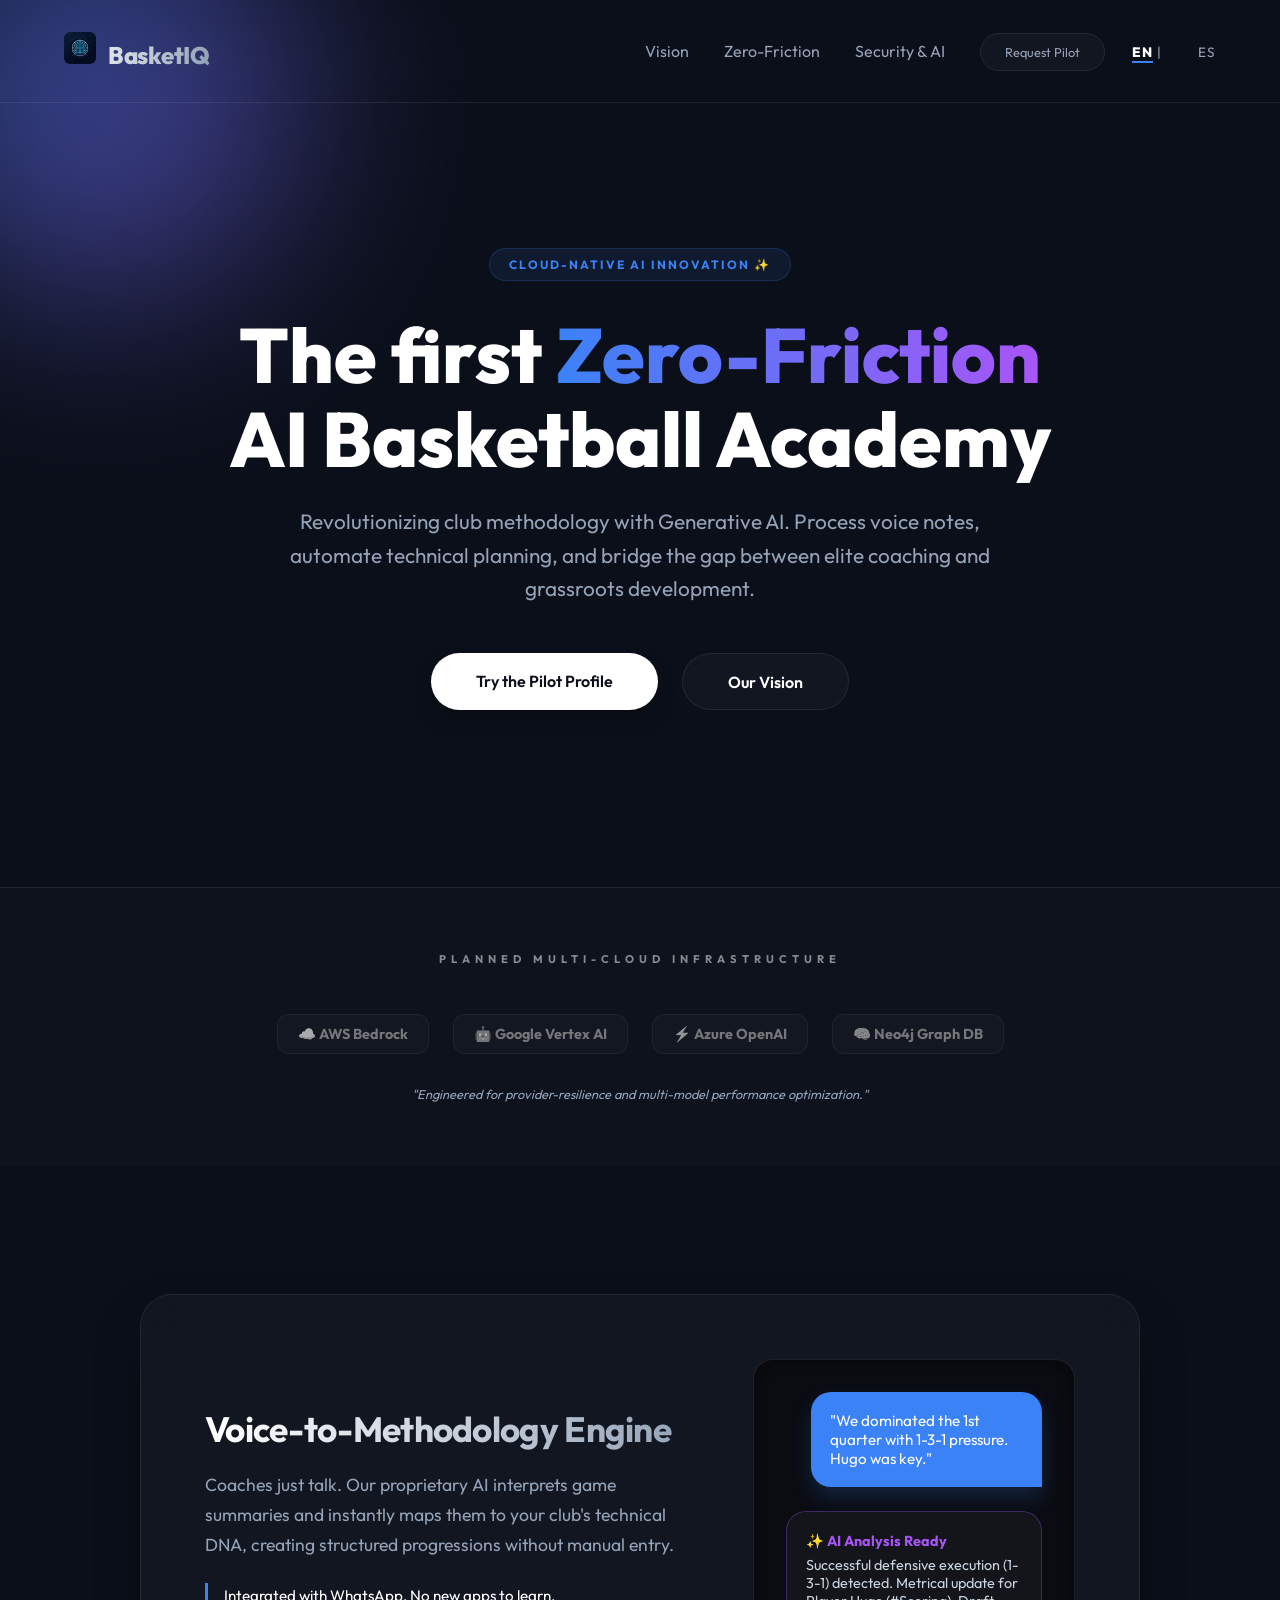
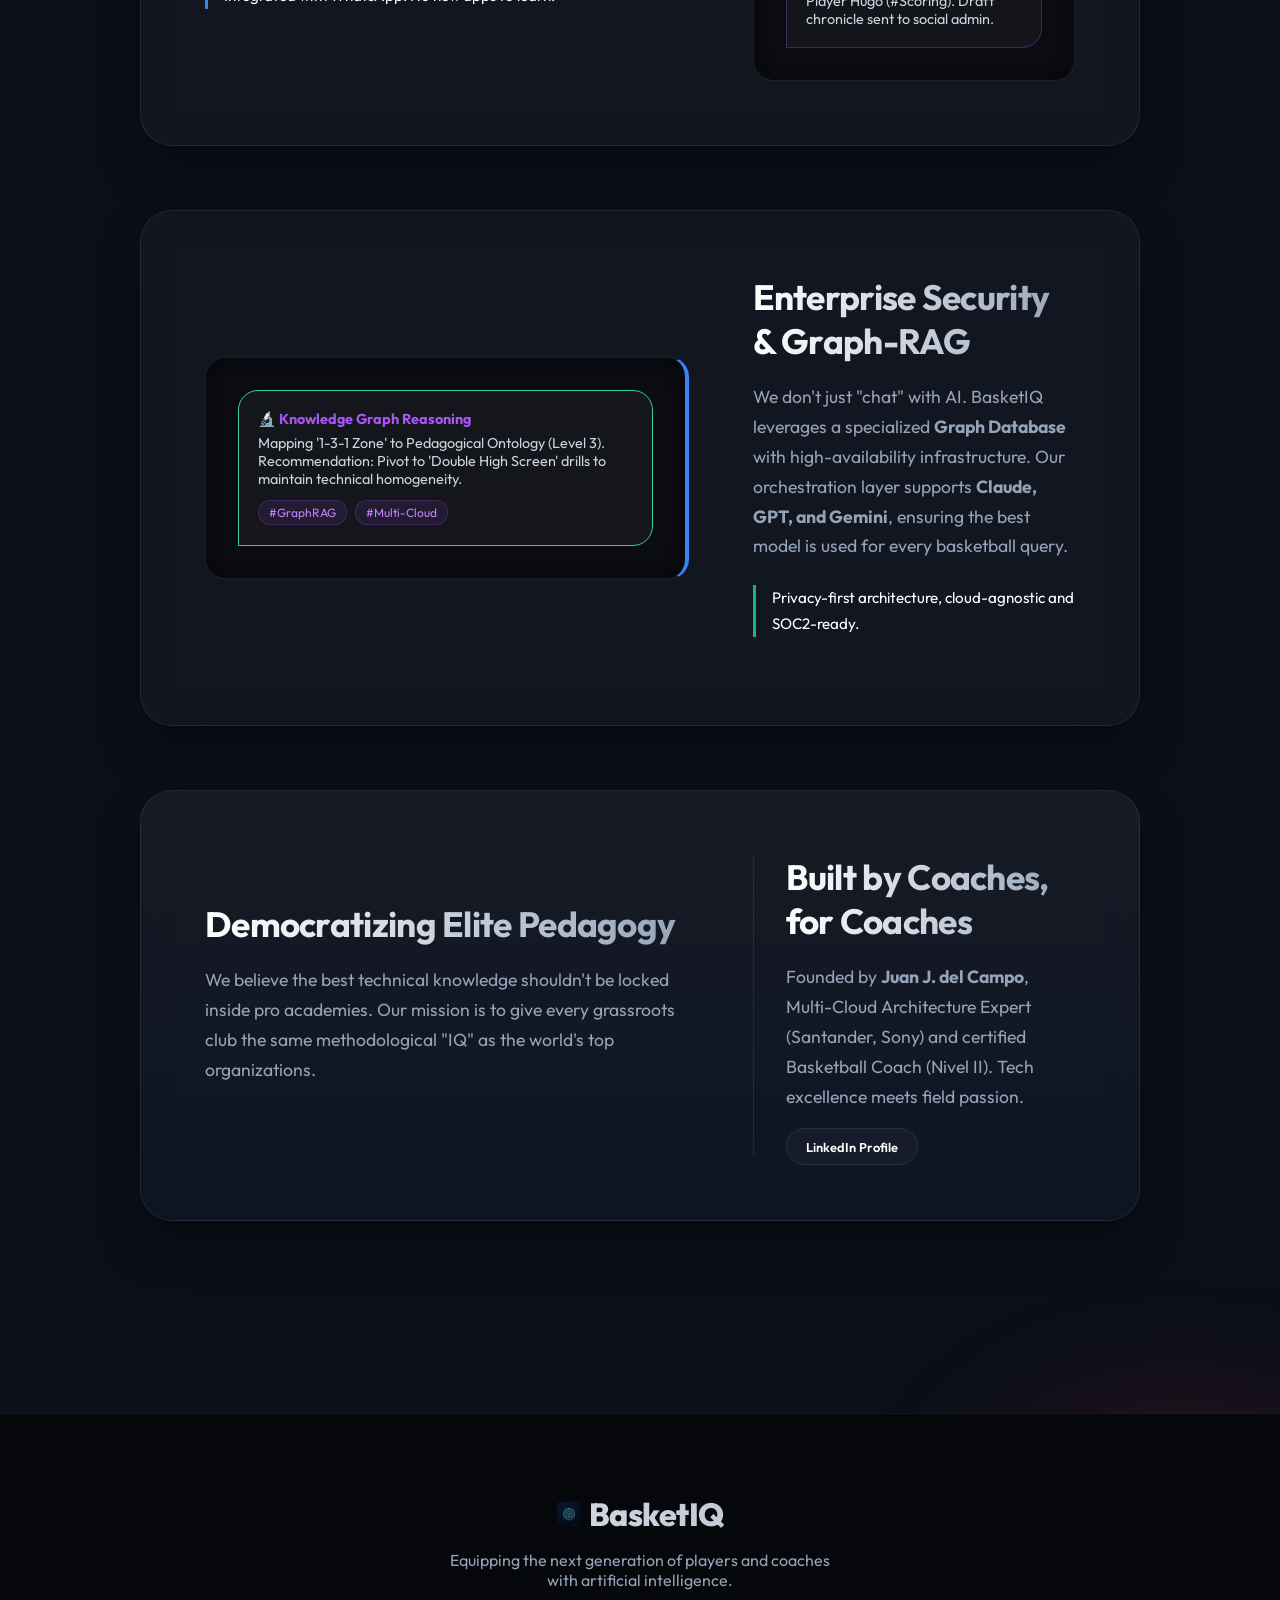
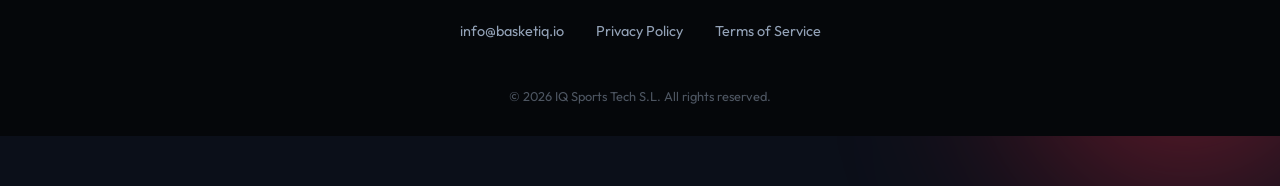
<file: index.html>
<!DOCTYPE html>
<html lang="en">

<head>
    <meta charset="UTF-8">
    <meta name="viewport" content="width=device-width, initial-scale=1.0">
    <title>BasketIQ | The Zero-Friction AI Basketball Platform</title>
    <meta name="description" content="Revolutionizing basketball methodology with Generative AI. Advanced Graph-RAG engine for practicing planning, automated chronicles, and elite coaching insights.">
    <meta property="og:type" content="website">
    <meta property="og:url" content="https://basketiq.io/">
    <meta property="og:title" content="BasketIQ | The Zero-Friction AI Basketball Platform">
    <meta property="og:description" content="AI-powered basketball methodology. Scaling elite knowledge to every club with Zero-Friction voice processing.">
    <meta property="twitter:card" content="summary_large_image">
    <meta property="og:image" content="https://basketiq.io/assets/logo.png">
    <link rel="icon" type="image/png" href="assets/logo.png">

    <!-- Twitter -->
    <link rel="preconnect" href="https://fonts.googleapis.com">
    <link rel="preconnect" href="https://fonts.gstatic.com" crossorigin>
    <link href="https://fonts.googleapis.com/css2?family=Outfit:wght@300;400;600;800&display=swap" rel="stylesheet">
    <style>
        :root {
            --bg-color: #0b0f19;
            --text-main: #ffffff;
            --text-muted: #94a3b8;
            --accent-primary: #3b82f6;
            --accent-glow: rgba(59, 130, 246, 0.4);
            --accent-secondary: #cc1020;
            --glass-bg: rgba(255, 255, 255, 0.03);
            --glass-border: rgba(255, 255, 255, 0.08);
        }

        * {
            margin: 0;
            padding: 0;
            box-sizing: border-box;
            font-family: 'Outfit', sans-serif;
        }

        body {
            background-color: var(--bg-color);
            color: var(--text-main);
            min-height: 100vh;
            overflow-x: hidden;
            position: relative;
        }

        /* Dynamic Background Orbs */
        .orb {
            position: absolute;
            border-radius: 50%;
            filter: blur(100px);
            z-index: -1;
            opacity: 0.5;
            animation: float 20s infinite ease-in-out;
        }

        .orb-1 {
            width: 400px;
            height: 400px;
            background: linear-gradient(135deg, var(--accent-primary), #8b5cf6);
            top: -100px;
            left: -100px;
        }

        .orb-2 {
            width: 300px;
            height: 300px;
            background: linear-gradient(135deg, var(--accent-secondary), #f43f5e);
            bottom: -50px;
            right: -50px;
            animation-delay: -10s;
        }

        @keyframes float {
            0%, 100% { transform: translate(0, 0) scale(1); }
            33% { transform: translate(30px, -50px) scale(1.1); }
            66% { transform: translate(-20px, 20px) scale(0.9); }
        }

        /* Navigation */
        nav {
            display: flex;
            justify-content: space-between;
            align-items: center;
            padding: 2rem 5%;
            backdrop-filter: blur(10px);
            border-bottom: 1px solid var(--glass-border);
            position: sticky;
            top: 0;
            z-index: 100;
        }

        .logo {
            font-size: 1.5rem;
            font-weight: 800;
            background: linear-gradient(to right, #fff, var(--text-muted));
            -webkit-background-clip: text;
            background-clip: text;
            -webkit-text-fill-color: transparent;
            letter-spacing: -0.5px;
        }

        .nav-links a {
            color: var(--text-muted);
            text-decoration: none;
            margin-left: 2rem;
            font-weight: 400;
            transition: color 0.3s ease;
        }

        .nav-links a:hover {
            color: var(--text-main);
        }

        /* Hero Section */
        .hero {
            display: flex;
            flex-direction: column;
            align-items: center;
            justify-content: center;
            text-align: center;
            padding: 6rem 5% 4rem;
            min-height: 80vh;
            position: relative;
            z-index: 10;
        }

        .badge {
            background: rgba(59, 130, 246, 0.1);
            color: var(--accent-primary);
            padding: 0.5rem 1.2rem;
            border-radius: 20px;
            font-size: 0.75rem;
            font-weight: 700;
            margin-bottom: 2rem;
            border: 1px solid rgba(59, 130, 246, 0.2);
            text-transform: uppercase;
            letter-spacing: 2px;
            animation: pulse-border 2s infinite;
        }

        @keyframes pulse-border {
            0%, 100% { border-color: rgba(59, 130, 246, 0.2); box-shadow: 0 0 0px var(--accent-primary); }
            50% { border-color: rgba(59, 130, 246, 0.6); box-shadow: 0 0 15px rgba(59, 130, 246, 0.2); }
        }

        h1 {
            font-size: clamp(3rem, 6vw, 5rem);
            font-weight: 800;
            line-height: 1.1;
            margin-bottom: 1.5rem;
            max-width: 900px;
        }

        h1 span {
            background: linear-gradient(to right, var(--accent-primary), #a855f7);
            -webkit-background-clip: text;
            background-clip: text;
            -webkit-text-fill-color: transparent;
        }

        .subtitle {
            font-size: clamp(1.1rem, 2vw, 1.3rem);
            color: var(--text-muted);
            max-width: 700px;
            margin-bottom: 3rem;
            line-height: 1.6;
        }

        .cta-group {
            display: flex;
            gap: 1.5rem;
            flex-wrap: wrap;
            justify-content: center;
        }

        .btn {
            padding: 1.1rem 2.8rem;
            border-radius: 50px;
            font-size: 1rem;
            font-weight: 600;
            text-decoration: none;
            transition: all 0.4s cubic-bezier(0.175, 0.885, 0.32, 1.275);
            cursor: pointer;
        }

        .btn-primary {
            background: var(--text-main);
            color: var(--bg-color);
            border: none;
            box-shadow: 0 10px 20px rgba(0, 0, 0, 0.2);
        }

        .btn-primary:hover {
            transform: translateY(-4px) scale(1.02);
            box-shadow: 0 20px 30px rgba(0, 0, 0, 0.4), 0 0 20px rgba(255, 255, 255, 0.2);
        }

        .btn-secondary {
            background: var(--glass-bg);
            color: var(--text-main);
            border: 1px solid var(--glass-border);
            backdrop-filter: blur(10px);
        }

        .btn-secondary:hover {
            background: rgba(255, 255, 255, 0.08);
            border-color: rgba(255, 255, 255, 0.3);
            transform: translateY(-2px);
        }

        /* Feature Showcase */
        .features {
            display: flex;
            flex-direction: column;
            align-items: center;
            padding: 4rem 5% 8rem;
            position: relative;
            z-index: 10;
        }

        .glass-card {
            background: var(--glass-bg);
            border: 1px solid var(--glass-border);
            border-radius: 32px;
            padding: 4rem;
            max-width: 1000px;
            width: 100%;
            backdrop-filter: blur(20px);
            box-shadow: 0 25px 50px -12px rgba(0, 0, 0, 0.5);
            display: grid;
            grid-template-columns: 1.2fr 0.8fr;
            gap: 4rem;
            align-items: center;
            transition: all 0.4s ease;
            margin-bottom: 4rem;
        }

        .glass-card:hover {
            border-color: rgba(255, 255, 255, 0.15);
            background: rgba(255, 255, 255, 0.05);
        }

        .feature-text h3 {
            font-size: 2.2rem;
            margin-bottom: 1.2rem;
            background: linear-gradient(to right, #fff, #94a3b8);
            -webkit-background-clip: text;
            background-clip: text;
            -webkit-text-fill-color: transparent;
            letter-spacing: -0.02em;
        }

        .feature-text p {
            color: var(--text-muted);
            line-height: 1.7;
            margin-bottom: 1.5rem;
            font-size: 1.1rem;
        }

        .mockup {
            background: rgba(0, 0, 0, 0.4);
            border: 1px solid var(--glass-border);
            border-radius: 20px;
            padding: 2rem;
            position: relative;
            box-shadow: inset 0 0 30px rgba(0, 0, 0, 0.5);
        }

        .chat-bubble {
            background: var(--accent-primary);
            color: white;
            padding: 1.2rem;
            border-radius: 20px 20px 0 20px;
            font-size: 0.95rem;
            margin-bottom: 1.5rem;
            width: 90%;
            margin-left: auto;
            box-shadow: 0 10px 20px rgba(59, 130, 246, 0.2);
        }

        .ai-response {
            background: rgba(255, 255, 255, 0.04);
            border: 1px solid rgba(168, 85, 247, 0.3);
            padding: 1.2rem;
            border-radius: 20px 20px 20px 0;
            font-size: 0.9rem;
            color: #cbd5e1;
            width: 100%;
        }

        .ai-response strong {
            color: #a855f7;
            display: block;
            margin-bottom: 6px;
            font-weight: 700;
        }

        .tags { display: flex; gap: 8px; margin-top: 12px; }
        .tag {
            background: rgba(168, 85, 247, 0.1);
            color: #c084fc;
            padding: 4px 10px;
            border-radius: 12px;
            font-size: 0.75rem;
            border: 1px solid rgba(168, 85, 247, 0.2);
        }

        /* Partners Section */
        .partners {
            padding: 4rem 5%;
            text-align: center;
            border-top: 1px solid var(--glass-border);
            background: rgba(255, 255, 255, 0.01);
        }

        .partners h4 {
            font-size: 0.9rem;
            color: var(--text-muted);
            text-transform: uppercase;
            letter-spacing: 3px;
            margin-bottom: 3rem;
        }

        .partner-grid {
            display: flex;
            justify-content: center;
            align-items: center;
            gap: 5rem;
            flex-wrap: wrap;
            opacity: 0.7;
            filter: grayscale(1);
            transition: all 0.5s ease;
        }

        .partner-grid:hover {
            opacity: 1;
            filter: grayscale(0);
        }

        .partner-item {
            font-size: 1.2rem;
            font-weight: 700;
            color: var(--text-muted);
            display: flex;
            align-items: center;
            gap: 10px;
        }

        /* Footer */
        footer {
            padding: 5rem 5% 2rem;
            background: #05070a;
            border-top: 1px solid var(--glass-border);
            text-align: center;
        }

        .footer-logo { font-size: 2rem; font-weight: 800; margin-bottom: 1rem; }
        .footer-links { display: flex; justify-content: center; gap: 2rem; margin: 2rem 0; }
        .footer-links a { color: var(--text-muted); text-decoration: none; font-size: 0.9rem; }
        .copy { color: var(--text-muted); font-size: 0.8rem; margin-top: 3rem; opacity: 0.5; }

        @media (max-width: 850px) {
            .glass-card { grid-template-columns: 1fr; padding: 2rem; }
            .feature-text h3 { font-size: 1.8rem; }
            .partner-grid { gap: 2rem; }
        }
    </style>
</head>

<body>
    <div class="orb orb-1"></div>
    <div class="orb orb-2"></div>

    <nav>
        <div class="logo"><img src="assets/logo.png" alt="BasketIQ Logo" style="width: 32px; height: 32px; margin-right: 12px; border-radius: 6px;">BasketIQ</div>
        <div class="nav-links">
            <a href="#vision">Vision</a>
            <a href="#zero-friction">Zero-Friction</a>
            <a href="#security">Security & AI</a>
            <a href="mailto:info@basketiq.io" class="btn btn-secondary" style="padding: 0.6rem 1.5rem; font-size: 0.8rem; margin-right: 1.5rem;">Request Pilot</a>
            <span style="font-size: 0.85rem; letter-spacing: 1px; color: var(--text-muted);">
                <span style="color: var(--text-main); font-weight: 800; border-bottom: 2px solid var(--accent-primary);">EN</span> | <a href="/es" style="color: var(--text-muted); text-decoration: none; transition: color 0.3s;" onmouseover="this.style.color='var(--text-main)'" onmouseout="this.style.color='var(--text-muted)'">ES</a>
            </span>
        </div>
    </nav>

    <main>
        <section class="hero">
            <div class="badge">Cloud-Native AI Innovation ✨</div>
            <h1>The first <span>Zero-Friction</span><br>AI Basketball Academy</h1>
            <p class="subtitle">Revolutionizing club methodology with Generative AI. Process voice notes, automate technical planning, and bridge the gap between elite coaching and grassroots development.
            </p>

            <div class="cta-group">
                <a href="mailto:ceo@basketiq.io" class="btn btn-primary">Try the Pilot Profile</a>
                <a href="#vision" class="btn btn-secondary">Our Vision</a>
            </div>
        </section>

        <section class="partners" style="margin: 4rem 0; opacity: 1;">
            <h4 style="font-size: 0.7rem; letter-spacing: 5px; color: rgba(255,255,255,0.5); text-transform: uppercase;">Planned Multi-Cloud Infrastructure</h4>
            <div class="partner-grid" style="margin-top: 2rem; display: flex; justify-content: center; gap: 1.5rem; flex-wrap: wrap;">
                <div class="partner-item tech-pill">☁️ AWS Bedrock</div>
                <div class="partner-item tech-pill">🤖 Google Vertex AI</div>
                <div class="partner-item tech-pill">⚡ Azure OpenAI</div>
                <div class="partner-item tech-pill">🧠 Neo4j Graph DB</div>
            </div>
            <p style="font-size: 0.8rem; color: var(--text-muted); margin-top: 2rem; font-style: italic; max-width: 600px; margin-left: auto; margin-right: auto;">"Engineered for provider-resilience and multi-model performance optimization."</p>
        </section>

        <style>
            .tech-pill {
                font-size: 0.9rem; 
                border: 1px solid var(--glass-border); 
                padding: 10px 20px; 
                border-radius: 12px; 
                background: rgba(255,255,255,0.03);
                transition: all 0.3s ease;
                cursor: default;
            }
            .tech-pill:hover {
                background: rgba(59, 130, 246, 0.1);
                border-color: var(--accent-primary);
                transform: translateY(-2px);
                box-shadow: 0 10px 20px rgba(59, 130, 246, 0.15);
            }
        </style>

        <section class="features" id="zero-friction">
            <!-- Feature 1: Voice -->
            <div class="glass-card">
                <div class="feature-text">
                    <h3>Voice-to-Methodology Engine</h3>
                    <p>Coaches just talk. Our proprietary AI interprets game summaries and instantly maps them to your club's technical DNA, creating structured progressions without manual entry.</p>
                    <p style="font-size: 0.95rem; border-left: 3px solid var(--accent-primary); padding-left: 1rem; color: #fff;">Integrated with WhatsApp. No new apps to learn.</p>
                </div>
                <div class="mockup">
                    <div class="chat-bubble">"We dominated the 1st quarter with 1-3-1 pressure. Hugo was key."</div>
                    <div class="ai-response">
                        <strong>✨ AI Analysis Ready</strong>
                        Successful defensive execution (1-3-1) detected. Metrical update for Player Hugo (#Scoring). Draft chronicle sent to social admin.
                    </div>
                </div>
            </div>

            <!-- Feature 2: Technology (Security & Deep Tech) -->
            <div class="glass-card" id="security">
                <div class="mockup" style="border-right: 4px solid var(--accent-primary);">
                     <div class="ai-response" style="width: 100%; border-color: #34d399;">
                        <strong>🔬 Knowledge Graph Reasoning</strong>
                        Mapping '1-3-1 Zone' to Pedagogical Ontology (Level 3). Recommendation: Pivot to 'Double High Screen' drills to maintain technical homogeneity.
                        <div class="tags">
                            <span class="tag">#GraphRAG</span>
                            <span class="tag">#Multi-Cloud</span>
                        </div>
                    </div>
                </div>
                <div class="feature-text">
                    <h3>Enterprise Security & Graph-RAG</h3>
                    <p>We don't just "chat" with AI. BasketIQ leverages a specialized <strong>Graph Database</strong> with high-availability infrastructure. Our orchestration layer supports <strong>Claude, GPT, and Gemini</strong>, ensuring the best model is used for every basketball query.</p>
                    <p style="font-size: 0.95rem; border-left: 3px solid #10b981; padding-left: 1rem; color: #fff;">Privacy-first architecture, cloud-agnostic and SOC2-ready.</p>
                </div>
            </div>

            <!-- Feature 3: Vision & Mission (Democratization) -->
            <div class="glass-card" id="vision" style="background: linear-gradient(rgba(255, 255, 255, 0.05), rgba(59, 130, 246, 0.05));">
                <div class="feature-text">
                    <h3>Democratizing Elite Pedagogy</h3>
                    <p>We believe the best technical knowledge shouldn't be locked inside pro academies. Our mission is to give every grassroots club the same methodological "IQ" as the world's top organizations.</p>
                </div>
                <div class="feature-text" style="padding-left: 2rem; border-left: 1px solid var(--glass-border);">
                    <h3>Built by Coaches, for Coaches</h3>
                    <p>Founded by <strong>Juan J. del Campo</strong>, Multi-Cloud Architecture Expert (Santander, Sony) and certified Basketball Coach (Nivel II). Tech excellence meets field passion.</p>
                    <a href="https://www.linkedin.com/in/juan-jose-del-campo-61a24517/" target="_blank" class="btn btn-secondary" style="font-size: 0.8rem; padding: 0.6rem 1.2rem;">LinkedIn Profile</a>
                </div>
            </div>
        </section>
    </main>

    <footer>
        <div class="footer-logo logo"><img src="assets/logo.png" alt="BasketIQ" style="width: 24px; height: 24px; margin-right: 8px; border-radius: 4px; opacity: 0.8;">BasketIQ</div>
        <p style="color: var(--text-muted); max-width: 400px; margin: 0 auto;">Equipping the next generation of players and coaches with artificial intelligence.</p>
        <div class="footer-links" aria-label="Legal and contact links">
            <a href="mailto:info@basketiq.io" id="footer-contact-link">info@basketiq.io</a>
            <a href="#" id="privacy-policy-link">Privacy Policy</a>
            <a href="#" id="terms-service-link">Terms of Service</a>
        </div>
        <p class="copy">&copy; 2026 IQ Sports Tech S.L. All rights reserved.</p>
    </footer>
</body>
</file>
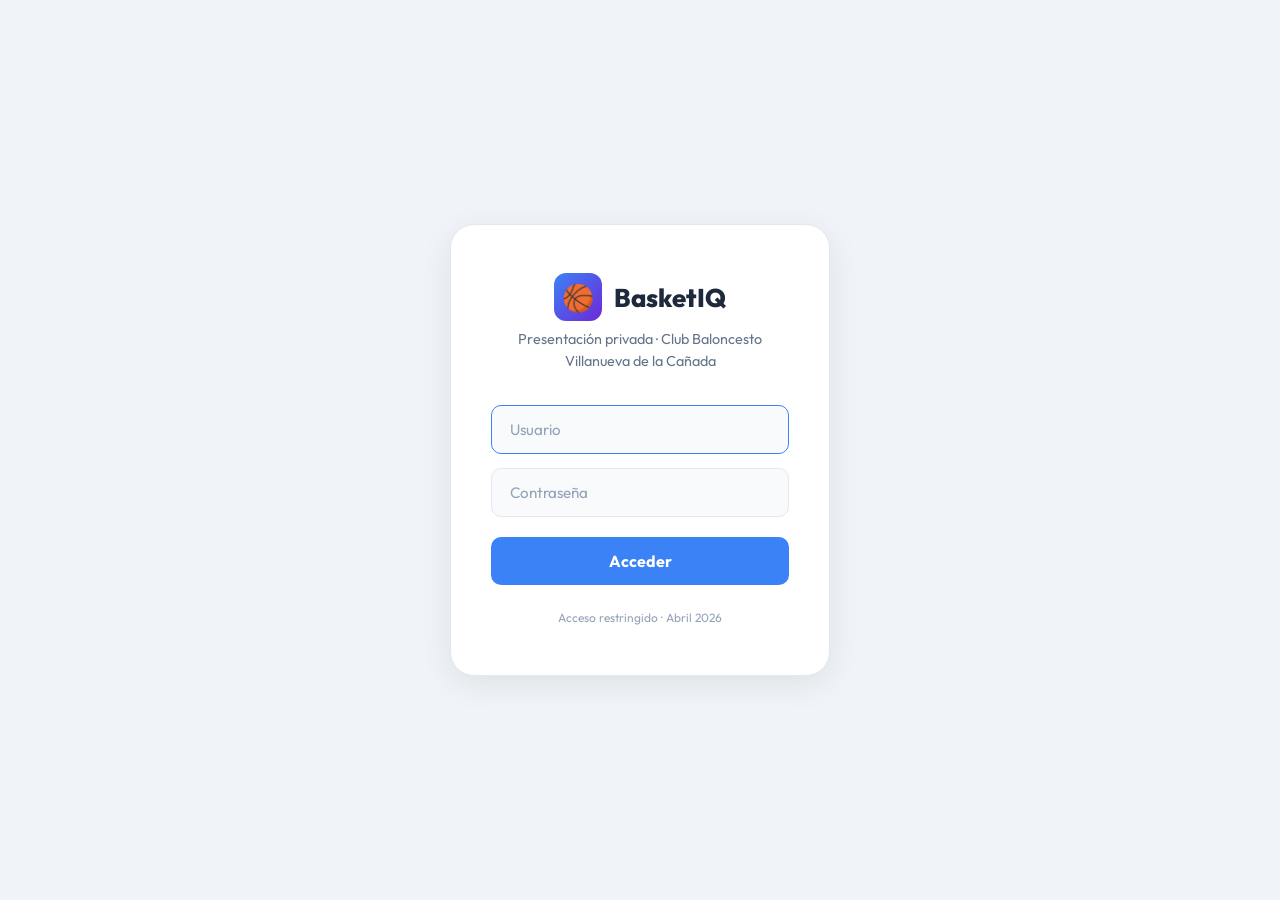
<file: pitch-club-deploy/index.html>
<!DOCTYPE html>
<html lang="es">
<head>
  <meta charset="UTF-8" />
  <meta name="viewport" content="width=device-width, initial-scale=1.0" />
  <meta name="robots" content="noindex, nofollow" />
  <link rel="icon" href="data:image/svg+xml,<svg xmlns='http://www.w3.org/2000/svg' viewBox='0 0 100 100'><text y='.9em' font-size='90'>🏀</text></svg>">
  <title>BasketIQ — Presentación Club Baloncesto Villanueva de la Cañada</title>
  <link rel="preconnect" href="https://fonts.googleapis.com" />
  <link rel="preconnect" href="https://fonts.gstatic.com" crossorigin />
  <link href="https://fonts.googleapis.com/css2?family=Outfit:wght@300;400;600;700;800&display=swap" rel="stylesheet" />
  <style>
    #login-gate{position:fixed;inset:0;z-index:10000;background:#f0f4f8;display:flex;align-items:center;justify-content:center;font-family:'Outfit',sans-serif}
    .login-box{background:#fff;border:1px solid #e2e8f0;border-radius:24px;padding:48px 40px;width:380px;max-width:90vw;text-align:center;box-shadow:0 8px 32px rgba(0,0,0,0.08)}
    .login-logo{display:flex;align-items:center;justify-content:center;gap:12px;margin-bottom:8px}
    .login-logo-mark{width:48px;height:48px;border-radius:12px;background:linear-gradient(135deg,#3b82f6,#6d28d9);display:flex;align-items:center;justify-content:center;font-size:26px}
    .login-logo-text{font-size:1.6rem;font-weight:800;color:#1e293b}
    .login-subtitle{color:#64748b;font-size:0.9rem;margin-bottom:32px}
    .login-field{width:100%;padding:14px 18px;background:#f8fafc;border:1px solid #e2e8f0;border-radius:10px;color:#1e293b;font-family:'Outfit',sans-serif;font-size:0.95rem;margin-bottom:14px;outline:none;transition:border-color .2s}
    .login-field::placeholder{color:#94a3b8}
    .login-field:focus{border-color:#3b82f6}
    .login-btn{width:100%;padding:14px;background:#3b82f6;color:#fff;border:none;border-radius:10px;font-family:'Outfit',sans-serif;font-size:1rem;font-weight:700;cursor:pointer;transition:all .2s;margin-top:6px}
    .login-btn:hover{background:#2563eb;transform:translateY(-1px)}
    .login-error{display:none;color:#ef4444;font-size:0.85rem;margin-top:14px}
    .login-footer{color:#94a3b8;font-size:0.75rem;margin-top:24px}
    :root{--bg:#f8fafc;--text:#1e293b;--muted:#64748b;--blue:#2563eb;--blue-dim:rgba(37,99,235,0.08);--blue-glow:rgba(37,99,235,0.25);--red:#dc2626;--green:#059669;--wa-green:#25d366;--glass:rgba(255,255,255,0.85);--glass-border:rgba(0,0,0,0.08);--card-shadow:0 2px 12px rgba(0,0,0,0.06)}
    *,*::before,*::after{margin:0;padding:0;box-sizing:border-box}
    html{scroll-behavior:smooth}
    body{font-family:'Outfit',sans-serif;background:var(--bg);color:var(--text)}
    #topnav{position:fixed;top:0;left:0;right:0;z-index:900;background:rgba(248,250,252,0.92);backdrop-filter:blur(12px);border-bottom:1px solid var(--glass-border);display:flex;align-items:center;justify-content:space-between;padding:0 40px;height:48px}
    .nav-logo{display:flex;align-items:center;gap:8px;font-weight:800;font-size:1.1rem;color:var(--text);text-decoration:none}
    .nav-logo-mark{width:32px;height:32px;border-radius:8px;background:linear-gradient(135deg,var(--blue),#6d28d9);display:flex;align-items:center;justify-content:center;font-size:17px}
    .nav-links{display:flex;gap:4px}
    .nav-links a{color:var(--muted);text-decoration:none;font-size:0.85rem;font-weight:600;padding:8px 14px;border-radius:8px;transition:all .2s}
    .nav-links a:hover{color:var(--text);background:rgba(0,0,0,0.04)}
    .nav-links a.active{color:var(--blue);background:var(--blue-dim)}
    .section{padding:40px 60px 30px;position:relative;overflow:hidden;min-height:100vh;display:flex;flex-direction:column;justify-content:center}
    .section:first-of-type{padding-top:70px}
    .section-inner{max-width:1200px;margin:0 auto}
    .blob{position:absolute;border-radius:50%;filter:blur(100px);opacity:0.05;pointer-events:none;z-index:0}
    .eyebrow{font-size:10px;font-weight:700;text-transform:uppercase;letter-spacing:0.16em;color:var(--blue);margin-bottom:8px}
    h1{font-size:clamp(2rem,3.5vw,3.2rem);font-weight:800;line-height:1.08;margin-bottom:12px;color:var(--text)}
    h2{font-size:clamp(1.6rem,2.6vw,2.2rem);font-weight:800;line-height:1.12;margin-bottom:10px;color:var(--text)}
    h3{font-size:1rem;font-weight:700;margin-bottom:6px;color:var(--text)}
    p{color:var(--muted);line-height:1.6;font-size:0.9rem}
    .accent-blue{color:var(--blue)}
    .text-strong{color:var(--text);font-weight:600}
    .card{background:var(--glass);border:1px solid var(--glass-border);border-radius:14px;padding:16px 20px;box-shadow:var(--card-shadow)}
    .badge{display:inline-block;padding:5px 14px;border-radius:20px;font-size:11px;font-weight:700;text-transform:uppercase}
    .badge-blue{background:var(--blue-dim);color:var(--blue)}
    .badge-green{background:rgba(5,150,105,0.1);color:var(--green)}
    .logo-hero{display:flex;align-items:center;justify-content:center;gap:10px;margin-bottom:16px}
    .logo-mark{width:46px;height:46px;border-radius:12px;background:linear-gradient(135deg,var(--blue),#6d28d9);display:flex;align-items:center;justify-content:center;font-size:26px}
    .logo-text{font-size:1.8rem;font-weight:800}
    .two-col{display:flex;gap:32px;align-items:center;width:100%;max-width:1200px;margin:0 auto}
    .col-left{flex:1;position:relative;z-index:1}
    .col-right{flex:1;position:relative;z-index:1}
    .features-grid{display:grid;grid-template-columns:repeat(3,1fr);gap:14px;max-width:1200px;margin:0 auto}
    .feature-card{background:var(--glass);border:1px solid var(--glass-border);border-radius:14px;padding:18px;text-align:center;box-shadow:var(--card-shadow);transition:transform .2s,box-shadow .2s}
    .feature-card:hover{transform:translateY(-3px);box-shadow:0 8px 24px rgba(0,0,0,0.1)}
    .feature-icon{font-size:32px;margin-bottom:8px}
    .carousel-slide .wa-body .wa-row{display:none!important}
    .carousel-slide .wa-body .wa-row.wa-on{display:flex!important}
    .wa-typing{display:flex;align-items:center;gap:4px;padding:8px 14px;background:#202c33;border-radius:10px;max-width:70px}
    .wa-typing-dot{width:6px;height:6px;border-radius:50%;background:rgba(255,255,255,0.4);animation:waTyping 1.2s infinite}
    .wa-typing-dot:nth-child(2){animation-delay:.2s}
    .wa-typing-dot:nth-child(3){animation-delay:.4s}
    @keyframes waTyping{0%,60%,100%{opacity:.3;transform:translateY(0)}30%{opacity:1;transform:translateY(-3px)}}
    .wa-context-label{display:inline-flex;align-items:center;gap:6px;font-size:0.8rem;font-weight:600;color:var(--muted);margin-bottom:12px;padding:6px 14px;border-radius:20px;background:rgba(37,211,102,0.08);border:1px solid rgba(37,211,102,0.2)}
    .wa-window{border-radius:20px;overflow:hidden;box-shadow:0 16px 48px rgba(0,0,0,0.15)}
    .wa-header{background:#1b6b5c;padding:10px 14px;display:flex;align-items:center;gap:10px}
    .wa-avatar{width:34px;height:34px;border-radius:50%;background:linear-gradient(135deg,#3b82f6,#6d28d9);display:flex;align-items:center;justify-content:center;font-size:18px;font-weight:800;color:#fff}
    .wa-name{font-size:15px;font-weight:700;color:#fff}
    .wa-status{font-size:11px;color:rgba(255,255,255,0.65)}
    .wa-body{background:#111b21;padding:10px;display:flex;flex-direction:column;gap:6px;max-height:55vh;overflow-y:auto}
    .wa-row{display:flex;flex-direction:column}
    .wa-row.out{align-items:flex-end}
    .wa-row.in{align-items:flex-start}
    .wa-bubble{max-width:85%;padding:8px 12px;border-radius:10px;font-size:11.5px;line-height:1.45;color:#e9edef}
    .wa-bubble.out{background:#005c4b;color:#e9f5f3}
    .wa-bubble.in{background:#202c33}
    .wa-meta{font-size:10px;color:rgba(255,255,255,0.38);margin-top:3px}
    .wa-label{font-size:10px;color:#53bdeb;font-weight:700;margin-bottom:5px}
    .wa-list{list-style:none;margin-top:4px;display:flex;flex-direction:column;gap:2px}
    .wa-list li{font-size:10.5px;color:#c8d3db;padding-left:8px;border-left:2px solid var(--wa-green)}
    .carousel-wrap{position:relative;max-width:1200px;margin:0 auto}
    .carousel-pills{display:flex;gap:6px;justify-content:center;margin-bottom:16px;flex-wrap:wrap}
    .carousel-pill{padding:6px 14px;border-radius:20px;font-size:0.78rem;font-weight:600;border:1px solid var(--glass-border);background:var(--glass);color:var(--muted);cursor:pointer;transition:all .2s;box-shadow:var(--card-shadow)}
    .carousel-pill.active{background:var(--blue);color:#fff;border-color:var(--blue)}
    .carousel-pill:hover:not(.active){color:var(--text);border-color:var(--blue)}
    .carousel-track{position:relative;overflow:hidden}
    .carousel-slide{display:none}
    .carousel-slide.active{display:flex;gap:32px;align-items:flex-start}
    .carousel-arrows{display:flex;gap:12px;justify-content:center;margin-top:14px}
    .carousel-arrow{width:38px;height:38px;border-radius:50%;background:var(--glass);border:1px solid var(--glass-border);display:flex;align-items:center;justify-content:center;cursor:pointer;font-size:18px;color:var(--muted);transition:all .2s;box-shadow:var(--card-shadow)}
    .carousel-arrow:hover{color:var(--blue);border-color:var(--blue);transform:scale(1.08)}
    .scroll-hint{display:flex;align-items:center;justify-content:center;gap:6px;margin-top:20px;padding:10px;color:var(--blue);font-size:0.8rem;font-weight:600;text-decoration:none;opacity:0.7;transition:opacity .2s}
    .scroll-hint:hover{opacity:1}
    .scroll-hint svg{animation:bounceDown 1.5s infinite}
    @keyframes bounceDown{0%,100%{transform:translateY(0)}50%{transform:translateY(4px)}}
    .cta-box{background:linear-gradient(135deg,rgba(37,99,235,0.08),rgba(139,92,246,0.06));border:1px solid rgba(37,99,235,0.2);border-radius:16px;padding:40px;text-align:center;max-width:720px;box-shadow:var(--card-shadow)}
    .cta-button{display:inline-block;padding:14px 36px;background:var(--blue);color:#fff;font-size:1rem;font-weight:700;border-radius:10px;text-decoration:none;transition:all .3s;margin-top:24px}
    .cta-button:hover{background:#1d4ed8;transform:translateY(-2px)}
    .scenario-grid{display:grid;grid-template-columns:repeat(3,1fr);gap:14px;max-width:1200px;margin:16px auto 0}
    .scenario-card{background:var(--glass);border:1px solid var(--glass-border);border-radius:14px;padding:18px;box-shadow:var(--card-shadow);transition:transform .2s}
    .scenario-card:hover{transform:translateY(-2px)}
    .scenario-icon{font-size:30px;margin-bottom:8px}
    .scenario-card h3{font-size:0.92rem;color:var(--text);margin-bottom:4px}
    .scenario-card p{font-size:0.78rem}
    .scenario-card ul{list-style:none;margin-top:8px;display:flex;flex-direction:column;gap:3px}
    .scenario-card li{font-size:0.72rem;color:var(--muted);padding-left:8px;border-left:2px solid var(--blue)}
    @media(max-width:1440px){
      .section{padding:36px 40px 28px}.section:first-of-type{padding-top:64px}
      .two-col,.carousel-slide.active{gap:24px}.features-grid,.scenario-grid{gap:12px}
      #topnav{padding:0 24px;height:44px}.nav-links a{padding:5px 10px;font-size:0.78rem}
      .collab-grid{grid-template-columns:1fr 1fr!important}
      .feature-card{padding:14px}.feature-icon{font-size:28px;margin-bottom:6px}
      .feature-card h3{font-size:0.9rem}.feature-card p{font-size:0.82rem}
      .carousel-pills{margin-bottom:12px}
    }
    @media(max-height:900px){
      .section{padding:28px 48px 20px}.section:first-of-type{padding-top:60px}
      h1{font-size:clamp(1.7rem,3vw,2.4rem);margin-bottom:8px}
      h2{font-size:clamp(1.4rem,2.4vw,1.8rem);margin-bottom:8px}
      h3{font-size:0.9rem;margin-bottom:4px}
      p{font-size:0.84rem;line-height:1.5}
      .eyebrow{font-size:9px;margin-bottom:6px}
      .logo-hero{margin-bottom:10px;gap:8px}
      .logo-mark{width:38px;height:38px;font-size:22px;border-radius:10px}
      .logo-text{font-size:1.5rem}
      .features-grid{gap:10px}.feature-card{padding:12px}
      .feature-icon{font-size:24px;margin-bottom:4px}
      .feature-card h3{font-size:0.82rem}.feature-card p{font-size:0.76rem}
      .card{padding:12px 16px;border-radius:12px}
      .carousel-pills{margin-bottom:10px}
      .carousel-pill{padding:5px 12px;font-size:0.72rem}
      .carousel-arrows{margin-top:8px}
      .carousel-arrow{width:32px;height:32px;font-size:14px}
      .wa-window{border-radius:14px}
      .wa-header{padding:8px 12px}
      .wa-avatar{width:28px;height:28px;font-size:13px}
      .wa-name{font-size:12px}.wa-status{font-size:9px}
      .wa-body{padding:8px;gap:4px;max-height:45vh}
      .wa-bubble{padding:6px 10px;font-size:10.5px;line-height:1.4;border-radius:8px}
      .wa-meta{font-size:8px}
      .wa-label{font-size:8.5px}
      .wa-list li{font-size:9.5px}
      .wa-context-label{font-size:0.7rem;padding:4px 10px;margin-bottom:6px}
      .scenario-grid{gap:10px;margin-top:12px}
      .scenario-card{padding:14px}
      .scenario-icon{font-size:24px;margin-bottom:6px}
      .scenario-card h3{font-size:0.84rem}
      .scenario-card p{font-size:0.72rem}
      .scenario-card li{font-size:0.68rem}
      #topnav{height:40px}
      .nav-logo{font-size:0.95rem}
      .nav-logo-mark{width:26px;height:26px;font-size:14px}
      /* Founders compact for laptop */
      #s7{padding-top:20px!important;padding-bottom:10px!important}
      #s7 h2{margin-bottom:2px!important}
      #s7>.section-inner>p{margin-bottom:14px!important;font-size:0.82rem!important}
      #s7>.section-inner>div:last-child{gap:14px!important}
      #s7 .card>div:first-child{padding:10px 14px!important}
      #s7 .card>div:last-child{padding:10px 14px!important}
      #s7 .card h3{font-size:0.88rem!important}
      #s7 .card .avatar-ring,#s7 .card>div:first-child>div>div:first-child{width:48px!important;height:48px!important}
      #s7 .card>div:first-child>div{gap:10px!important}
      #s7 .card>div:last-child>p:first-child{font-size:0.7rem!important;line-height:1.5!important;margin-bottom:8px!important}
      #s7 .card>div:last-child>div{padding:8px 10px!important;margin-bottom:8px!important}
      #s7 .card>div:last-child>div[style*="border:1px solid rgba(249"]{margin-bottom:20px!important}
      #s7 .card>div:last-child>div>div{gap:4px!important}
      #s7 .card>div:last-child>div>div>div span{font-size:12px!important}
      #s7 .card>div:last-child>div>div>div>div>p{font-size:0.62rem!important}
      #s7 .card>div:last-child>p[style*="uppercase"]{font-size:0.6rem!important;margin-bottom:4px!important}
      #s7 .card>div:last-child>div[style*="flex-direction:column"]>div{padding:3px 0!important}
      #s7 .card>div:last-child>div[style*="flex-direction:column"]>div p{font-size:0.62rem!important}
      #s7 .card>div:last-child>div[style*="flex-direction:column"]>div p+p{font-size:0.56rem!important}
      #s7 .card>div:last-child>div[style*="flex-wrap"]{gap:3px!important;margin-bottom:8px!important}
      #s7 .card>div:last-child>div[style*="flex-wrap"] span{font-size:0.54rem!important;padding:2px 6px!important}
      #s7 .card>div:last-child>div[style*="border-left"]{padding:6px 10px!important}
      #s7 .card>div:last-child>div[style*="border-left"] p{font-size:0.62rem!important;line-height:1.4!important}
      #s7 .card>div:last-child>div[style*="grid-template"]{gap:4px!important;margin-bottom:8px!important}
      #s7 .card>div:last-child>div[style*="grid-template"]>div{padding:5px 4px!important}
      #s7 .card>div:last-child>div[style*="grid-template"]>div>p:first-child{font-size:0.78rem!important}
      #s7 .card>div:last-child>div[style*="grid-template"]>div>p:last-child{font-size:0.5rem!important}
    }
    @media(max-width:1200px){
      .section{padding:48px 32px 40px}
      .two-col,.carousel-slide.active{flex-direction:column;gap:24px}
      .features-grid{grid-template-columns:repeat(2,1fr)}
      .scenario-grid{grid-template-columns:repeat(2,1fr)}
      .phase-grid-3{grid-template-columns:repeat(2,1fr)!important}
      .collab-grid{grid-template-columns:1fr!important}
      .onto-main-grid{grid-template-columns:1fr!important;gap:24px!important}
      .onto-main-grid>div:nth-child(2){order:-1}
      .onto-arrows-abs{display:none!important}
    }
    @media(max-width:768px){
      .section{padding:32px 20px}.section:first-of-type{padding-top:80px}
      .features-grid,.scenario-grid{grid-template-columns:1fr}
      .carousel-pills{gap:6px}.carousel-pill{padding:6px 12px;font-size:0.75rem}
      .nav-links{display:none}h1{font-size:2rem}h2{font-size:1.6rem}
      .phase-grid-3{grid-template-columns:1fr!important}
    }
  </style>
</head>
<body>
  <div id="login-gate">
    <div class="login-box">
      <div class="login-logo"><div class="login-logo-mark">🏀</div><span class="login-logo-text">BasketIQ</span></div>
      <p class="login-subtitle">Presentación privada · Club Baloncesto Villanueva de la Cañada</p>
      <form id="login-form" autocomplete="off">
        <input class="login-field" id="user-input" type="text" placeholder="Usuario" autofocus />
        <input class="login-field" id="pass-input" type="password" placeholder="Contraseña" />
        <button class="login-btn" type="submit">Acceder</button>
        <p class="login-error" id="login-error">Usuario o contraseña incorrectos</p>
      </form>
      <p class="login-footer">Acceso restringido · Abril 2026</p>
    </div>
  </div>
  <div id="pitch-wrap" style="display:none;">
  <nav id="topnav">
    <a href="#s1" class="nav-logo"><div class="nav-logo-mark">🏀</div>BasketIQ</a>
    <div class="nav-links">
      <a href="#s1" data-section="s1">Inicio</a>
      <a href="#s2" data-section="s2">Qué es</a>
      <a href="#carousel-section" data-section="carousel-section">Ejemplos</a>
      <a href="#s3" data-section="s3">Casos de uso</a>
      <a href="#s4" data-section="s4">Tecnología</a>
      <a href="#s5" data-section="s5">Roadmap</a>
      <a href="#s5b" data-section="s5b">Colaboración</a>
      <a href="#s7" data-section="s7">Fundadores</a>
    </div>
  </nav>

  <!-- ══ Hero ══ -->
  <section id="s1" class="section" style="text-align:center;">
    <div class="blob" style="width:500px;height:500px;background:linear-gradient(135deg,var(--blue),#6d28d9);top:-150px;left:-100px;"></div>
    <div class="blob" style="width:400px;height:400px;background:var(--red);bottom:-100px;right:-150px;"></div>
    <div class="section-inner">
      <div class="logo-hero"><div class="logo-mark">🏀</div><span class="logo-text">BasketIQ</span></div>
      <div class="eyebrow">Presentación Club Baloncesto Villanueva de la Cañada</div>
      <h1>Tu asistente inteligente<br>para el día a día del <span class="accent-blue">club</span></h1>
      <p style="max-width:720px;margin:0 auto 20px;font-size:1rem;">Una inteligencia artificial que responde tus preguntas, te ayuda a planificar y te ahorra horas de trabajo. Todo desde WhatsApp.</p>
      <div class="features-grid">
        <div class="feature-card"><div class="feature-icon">💬</div><h3>Pregunta y obtén respuestas</h3><p>Ejercicios, progresiones, correcciones. Como hablar con un experto.</p></div>
        <div class="feature-card"><div class="feature-icon">📊</div><h3>Organiza tu temporada</h3><p>Planificación, scouting, evaluaciones. Todo en un mismo lugar.</p></div>
        <div class="feature-card"><div class="feature-icon">⚡</div><h3>Ahorra tiempo</h3><p>Deja que la IA haga el trabajo pesado. Céntrate en entrenar.</p></div>
      </div>
    </div>
  </section>

  <!-- ══ Quick Win #1 ══ -->
  <section id="s2" class="section" style="text-align:center;">
    <div class="blob" style="width:500px;height:500px;background:var(--blue);top:-100px;left:50%;transform:translateX(-50%);"></div>
    <div class="section-inner">
      <div class="eyebrow">Quick Win #1: Preparación y Ejecución de Entrenamientos</div>
      <h2>La IA que conoce tu <span class="accent-blue">contexto</span></h2>
      <p style="max-width:800px;margin:0 auto 16px;">BasketIQ no solo responde preguntas. Conoce tu programa, tu progresión y adapta las recomendaciones a donde estás y hacia dónde vas.</p>
      <div class="features-grid" style="max-width:1100px;">
        <div class="feature-card"><div class="feature-icon">💬</div><h3>Consulta de ejercicios</h3><p>Con contexto de tu programación y nivel del equipo</p></div>
        <div class="feature-card"><div class="feature-icon">📈</div><h3>Progresiones inteligentes</h3><p>Sabe qué habéis trabajado y qué viene después</p></div>
        <div class="feature-card"><div class="feature-icon">💪</div><h3>Preparación física</h3><p>Trabajo aeróbico, fuerza, agilidad adaptado a edad</p></div>
        <div class="feature-card"><div class="feature-icon">🔄</div><h3>Feedback continuo</h3><p>Ajusta la programación según tus observaciones</p></div>
        <div class="feature-card"><div class="feature-icon">✅</div><h3>Gestión asistencias</h3><p>Control de quién viene y adapta los grupos</p></div>
        <div class="feature-card"><div class="feature-icon">📝</div><h3>Registro post-sesión</h3><p>Reflexión sobre qué funcionó para mejorar</p></div>
      </div>
    </div>
  </section>

  <!-- ══ Carousel: 5 Ejemplos WhatsApp ══ -->
  <section id="carousel-section" class="section">
    <div class="blob" style="width:400px;height:400px;background:var(--blue);top:-80px;left:-100px;"></div>
    <div class="section-inner">
      <div style="text-align:center;margin-bottom:12px;">
        <div class="eyebrow">Así funciona en la práctica</div>
        <h2>Ejemplos reales en <span class="accent-blue">WhatsApp</span></h2>
        <p style="max-width:700px;margin:0 auto 4px;">Navega entre los 5 ejemplos para ver cómo BasketIQ asiste al entrenador en su día a día.</p>
      </div>
      <div class="carousel-wrap">
        <div class="carousel-pills">
          <button class="carousel-pill active" data-slide="0">1. Contexto</button>
          <button class="carousel-pill" data-slide="1">2. Prep. Física</button>
          <button class="carousel-pill" data-slide="2">3. Feedback</button>
          <button class="carousel-pill" data-slide="3">4. Crónicas</button>
          <button class="carousel-pill" data-slide="4">5. Multimedia</button>
        </div>
        <div class="carousel-track">

          <!-- Carousel 1: Contexto -->
          <div class="carousel-slide active" data-index="0">
            <div class="col-left">
              <div class="eyebrow">Ejemplo 1: Contexto de Programación</div>
              <h2>La IA conoce<br>tu <span class="accent-blue">progresión</span></h2>
              <p style="margin-bottom:20px;">Es miércoles por la tarde. Necesitas ejercicios para tu Sub-14. La IA sabe que llevas 3 semanas trabajando defensa individual y que el objetivo del mes es transiciones.</p>
              <div class="card" style="background:var(--blue-dim);margin-bottom:14px;">
                <h3 style="color:var(--blue);margin-bottom:10px;">🧠 Contexto que tiene la IA:</h3>
                <ul style="list-style:none;display:flex;flex-direction:column;gap:8px;">
                  <li style="font-size:0.88rem;color:var(--muted);">• Equipo: Sub-14 Masculino</li>
                  <li style="font-size:0.88rem;color:var(--muted);">• Mes actual: Septiembre (pretemporada)</li>
                  <li style="font-size:0.88rem;color:var(--muted);">• Semanas previas: Defensa individual (postura, desplazamientos)</li>
                  <li style="font-size:0.88rem;color:var(--muted);">• Objetivo del mes: Transiciones defensa-ataque</li>
                  <li style="font-size:0.88rem;color:var(--muted);">• Próxima sesión: Miércoles 18:00-19:30h</li>
                </ul>
              </div>
              <div class="card"><p style="font-size:0.88rem;"><strong style="color:var(--blue);">💡 Diferencia clave:</strong> No te da ejercicios genéricos. Te da LA PROGRESIÓN LÓGICA basada en lo que ya habéis trabajado.</p></div>
            </div>
            <div class="col-right">
              <div class="wa-context-label">📱 Así se ve en tu WhatsApp</div>
              <div class="wa-window">
                <div class="wa-header"><div class="wa-avatar">IQ</div><div><div class="wa-name">BasketIQ Assistant</div><div class="wa-status">● Disponible 24/7</div></div></div>
                <div class="wa-body">
                  <div class="wa-row out"><div class="wa-bubble out">Necesito ejercicios para mañana, defensa y transiciones</div><div class="wa-meta">16:15</div></div>
                  <div class="wa-row in"><div class="wa-bubble in" style="background:rgba(59,130,246,0.15);"><div class="wa-label">📊 Contexto detectado</div>Sub-14 · Miércoles 18:00h<br>Llevas 3 semanas en defensa individual.<br>Objetivo mes: transiciones def-ataque</div><div class="wa-meta">16:15</div></div>
                  <div class="wa-row in"><div class="wa-bubble in"><div class="wa-label">BasketIQ · Progresión Sugerida</div>Perfecto momento para <strong>conectar defensa con transición</strong>. Progresión:<ul class="wa-list"><li><strong>Calentamiento (10'):</strong> Desplazamientos defensivos + sprint</li><li><strong>Drill 1 (15'):</strong> 1c1 → contraataque 1c0</li><li><strong>Drill 2 (20'):</strong> 2c2 → rebote def → transición 2c1</li><li><strong>Drill 3 (15'):</strong> 3c3 media pista con reglas transición</li><li><strong>Juego (25'):</strong> 5c5 con bonus puntos en transición</li></ul><div style="margin-top:8px;padding:8px;background:rgba(16,185,129,0.1);border-radius:6px;font-size:11px;">✓ Conecta con trabajo previo de defensa individual<br>✓ Introduce objetivo del mes (transiciones)<br>✓ Progresión lógica: 1c1 → 2c2 → 3c3 → 5c5</div></div><div class="wa-meta">16:16</div></div>
                </div>
              </div>
            </div>
          </div>

          <!-- Carousel 2: Prep. Física -->
          <div class="carousel-slide" data-index="1">
            <div class="col-left">
              <div class="eyebrow">Ejemplo 2: Preparación Física</div>
              <h2>Trabajo físico<br><span class="accent-blue">adaptado</span> a la edad</h2>
              <p style="margin-bottom:20px;">La IA conoce las recomendaciones de OMS, NSCA y federaciones. No es lo mismo Sub-12 (juegos y peso corporal) que Sub-16 (ya pueden hacer fuerza supervisada).</p>
              <div class="card" style="margin-bottom:14px;"><h3 style="color:var(--blue);margin-bottom:10px;">📚 Fuentes Integradas:</h3><ul style="list-style:none;display:flex;flex-direction:column;gap:8px;"><li style="font-size:0.88rem;color:var(--muted);">• OMS: Recomendaciones actividad física 5-17 años</li><li style="font-size:0.88rem;color:var(--muted);">• NSCA: Youth Resistance Training (seguridad)</li><li style="font-size:0.88rem;color:var(--muted);">• USA Basketball: Ratios entreno/competición</li><li style="font-size:0.88rem;color:var(--muted);">• Swedish Framework: Desarrollo físico por etapas</li></ul></div>
              <div class="card" style="background:var(--blue-dim);"><h3 style="color:var(--blue);margin-bottom:10px;">⚡ Diferencias Clave por Edad:</h3><ul style="list-style:none;display:flex;flex-direction:column;gap:8px;"><li style="font-size:0.88rem;color:var(--muted);"><strong class="text-strong">Sub-10/12:</strong> Juegos, coordinación, NO cargas</li><li style="font-size:0.88rem;color:var(--muted);"><strong class="text-strong">Sub-14:</strong> Base aeróbica, introducir fuerza ligera</li><li style="font-size:0.88rem;color:var(--muted);"><strong class="text-strong">Sub-16/18:</strong> Fuerza funcional, potencia, prevención</li></ul></div>
            </div>
            <div class="col-right">
              <div class="wa-context-label">📱 Así se ve en tu WhatsApp</div>
              <div class="wa-window">
                <div class="wa-header"><div class="wa-avatar">IQ</div><div><div class="wa-name">BasketIQ Assistant</div><div class="wa-status">● Disponible 24/7</div></div></div>
                <div class="wa-body">
                  <div class="wa-row out"><div class="wa-bubble out">Necesito trabajo físico específico para Sub-16 en pretemporada</div><div class="wa-meta">09:12</div></div>
                  <div class="wa-row in"><div class="wa-bubble in"><div class="wa-label">BasketIQ · Preparación Física Sub-16</div>Para Sub-16 en pretemporada, priorizamos <strong>base aeróbica + fuerza funcional</strong>:<ul class="wa-list"><li><strong>Aeróbico:</strong> Intervalos pista entera (30"/30" x 8 series)</li><li><strong>Fuerza tren inferior:</strong> Sentadillas, lunges, saltos (3x12)</li><li><strong>Core:</strong> Planks, russian twist (3x30")</li><li><strong>Agilidad:</strong> Escalera coordinación + cambios dirección</li></ul><div style="margin-top:8px;padding:8px;background:rgba(251,191,36,0.1);border-radius:6px;font-size:11px;">⚠️ Sub-16: Ya pueden hacer fuerza supervisada.<br>Ratio: 60% aeróbico, 30% fuerza, 10% flexibilidad.</div></div><div class="wa-meta">09:13</div></div>
                  <div class="wa-row out"><div class="wa-bubble out">¿Y para Sub-12? Tengo ese equipo también</div><div class="wa-meta">09:14</div></div>
                  <div class="wa-row in"><div class="wa-bubble in"><div class="wa-label">BasketIQ · Preparación Física Sub-12</div><strong>Sub-12 es diferente</strong> — prioridad en <strong>desarrollo motor y diversión</strong>:<ul class="wa-list"><li><strong>Juegos aeróbicos:</strong> Relevos, pilla-pilla con balón</li><li><strong>Saltos y coordinación:</strong> Comba, saltos a una pierna</li><li><strong>Fuerza con peso corporal:</strong> Animales (rana, cangrejo, oso)</li><li><strong>NO fuerza con cargas</strong> — demasiado jóvenes</li></ul><div style="margin-top:8px;padding:8px;background:rgba(16,185,129,0.1);border-radius:6px;font-size:11px;">✓ OMS recomienda: 60 min/día actividad moderada-vigorosa<br>✓ Fuerza ósea 3 días/semana (saltos, no cargas)</div></div><div class="wa-meta">09:15</div></div>
                </div>
              </div>
            </div>
          </div>

          <!-- Carousel 3: Feedback -->
          <div class="carousel-slide" data-index="2">
            <div class="col-left">
              <div class="eyebrow">Ejemplo 3: Feedback y Ajuste</div>
              <h2>La IA aprende<br>de tu <span class="accent-blue">feedback</span></h2>
              <p style="margin-bottom:20px;">Después de cada sesión, le cuentas a la IA qué funcionó y qué no. Esto ajusta automáticamente la programación futura.</p>
              <div class="card" style="margin-bottom:14px;background:var(--blue-dim);"><h3 style="color:var(--blue);margin-bottom:10px;">🔄 Ciclo de Mejora Continua:</h3><ul style="list-style:none;display:flex;flex-direction:column;gap:8px;"><li style="font-size:0.88rem;color:var(--muted);">1. <strong class="text-strong">Planificas</strong> la sesión con IA</li><li style="font-size:0.88rem;color:var(--muted);">2. <strong class="text-strong">Ejecutas</strong> el entrenamiento</li><li style="font-size:0.88rem;color:var(--muted);">3. <strong class="text-strong">Registras</strong> feedback post-sesión</li><li style="font-size:0.88rem;color:var(--muted);">4. <strong class="text-strong">IA ajusta</strong> próximas sesiones</li></ul></div>
              <div class="card"><p style="font-size:0.88rem;"><strong style="color:var(--green);">✓ Resultado:</strong> Tu programación mejora cada semana. No repites errores. La IA adapta el ritmo al nivel real del equipo.</p></div>
            </div>
            <div class="col-right">
              <div class="wa-context-label">📱 Así se ve en tu WhatsApp</div>
              <div class="wa-window">
                <div class="wa-header"><div class="wa-avatar">IQ</div><div><div class="wa-name">BasketIQ Assistant</div><div class="wa-status">● Disponible 24/7</div></div></div>
                <div class="wa-body">
                  <div class="wa-row out"><div class="wa-bubble out">El drill de 2c2 con transición de ayer fue muy caótico. Los chicos no entendían cuándo empezaba la transición</div><div class="wa-meta">Jueves 20:15</div></div>
                  <div class="wa-row in"><div class="wa-bubble in"><div class="wa-label">BasketIQ · Registro y Ajuste</div>Gracias por el feedback. He registrado:<br><strong>"Drill 2c2→transición: caótico, falta claridad en inicio"</strong><br><br><strong>Ajuste sugerido para próxima vez:</strong><ul class="wa-list"><li>Añadir señal clara: rebote defensivo = START transición</li><li>Simplificar: 2c2 media pista primero, luego pista completa</li><li>Regresión: Hacer primero 2c1 (ventaja numérica)</li></ul></div><div class="wa-meta">20:16</div></div>
                  <div class="wa-row out"><div class="wa-bubble out">Perfecto. ¿Y para la semana que viene?</div><div class="wa-meta">20:17</div></div>
                  <div class="wa-row in"><div class="wa-bubble in"><div class="wa-label">BasketIQ · Plan Ajustado</div>He modificado tu programación:<br><br><strong>Lunes:</strong> Repetir 2c1 controlado (ventaja)<br><strong>Miércoles:</strong> 2c2 media pista con señal clara<br><strong>Viernes:</strong> Si funciona, probar pista completa<div style="margin-top:8px;padding:8px;background:rgba(59,130,246,0.1);border-radius:6px;font-size:11px;">📊 Progresión ajustada basada en tu feedback.<br>No avanzamos hasta dominar el paso anterior.</div></div><div class="wa-meta">20:17</div></div>
                </div>
              </div>
            </div>
          </div>

          <!-- Carousel 4: Crónicas -->
          <div class="carousel-slide" data-index="3">
            <div class="col-left">
              <div class="eyebrow">Ejemplo 4: Crónicas Postpartido</div>
              <h2>Genera crónicas<br><span class="accent-blue">sin esfuerzo</span></h2>
              <p style="margin-bottom:20px;">Fin del partido. Dictas tus observaciones a la IA por WhatsApp. En 2 minutos tienes una crónica completa lista para compartir con familias y redes sociales.</p>
              <div class="card" style="margin-bottom:14px;"><h3 style="color:#ef4444;margin-bottom:10px;">❌ Sin BasketIQ:</h3><ul style="list-style:none;display:flex;flex-direction:column;gap:8px;"><li style="font-size:0.88rem;color:var(--muted);">• Llegar a casa a las 23:00h</li><li style="font-size:0.88rem;color:var(--muted);">• Escribir crónica durante 1 hora</li><li style="font-size:0.88rem;color:var(--muted);">• Padres esperando hasta el lunes</li></ul></div>
              <div class="card" style="background:var(--blue-dim);"><h3 style="color:var(--blue);margin-bottom:10px;">✓ Con BasketIQ:</h3><ul style="list-style:none;display:flex;flex-direction:column;gap:8px;"><li style="font-size:0.88rem;color:var(--muted);">• Dictas notas en el coche (2 min)</li><li style="font-size:0.88rem;color:var(--muted);">• IA genera crónica completa</li><li style="font-size:0.88rem;color:var(--muted);">• Familias reciben info esa noche</li></ul></div>
            </div>
            <div class="col-right">
              <div class="wa-context-label">📱 Así se ve en tu WhatsApp</div>
              <div class="wa-window">
                <div class="wa-header"><div class="wa-avatar">IQ</div><div><div class="wa-name">BasketIQ Assistant</div><div class="wa-status">● Disponible 24/7</div></div></div>
                <div class="wa-body">
                  <div class="wa-row out"><div class="wa-bubble out">🎤 [Audio 1:34] Crónica partido Sub-14: Victoria 68-54 contra Las Rozas. Gran partido defensivo. Muy bien los rebotes. Destacar a Pablo #7 con 18 puntos y Marcos #12 con 8 asistencias. En negativo, muchas pérdidas en el tercer cuarto.</div><div class="wa-meta">Sáb 21:45</div></div>
                  <div class="wa-row in"><div class="wa-bubble in"><div class="wa-label">BasketIQ · Generando crónica...</div>⏳ Procesando audio y contexto del partido...</div><div class="wa-meta">21:45</div></div>
                  <div class="wa-row in"><div class="wa-bubble in"><div class="wa-label">✓ Crónica generada</div><strong>Victoria del Sub-14 ante CB Las Rozas (68-54)</strong><br><br>Gran jornada para nuestro Sub-14 que suma su tercera victoria consecutiva. El equipo mostró una solidez defensiva destacable, controlando el rebote y limitando las opciones del rival.<br><br><strong>Destacados:</strong><br>🔥 Pablo #7: 18 puntos, MVP del partido<br>🎯 Marcos #12: 8 asistencias, gran visión de juego<br>🛡️ Gran trabajo defensivo colectivo<br><br><strong>Aspectos a mejorar:</strong><br>Tercer cuarto complicado con pérdidas de balón. Trabajaremos el cuidado del balón bajo presión esta semana.<br><br>¡Enhorabuena chicos! 🏀💙<div style="margin-top:8px;padding:8px;background:rgba(16,185,129,0.1);border-radius:6px;font-size:11px;">✓ Lista para copiar y pegar en grupo WhatsApp familias<br>✓ También disponible para RRSS con hashtags</div></div><div class="wa-meta">21:47</div></div>
                </div>
              </div>
            </div>
          </div>

          <!-- Carousel 5: Multimedia -->
          <div class="carousel-slide" data-index="4">
            <div class="col-left">
              <div class="eyebrow">Ejemplo 5: Contenidos Multimedia</div>
              <h2>Publicación<br><span class="accent-blue">automatizada</span></h2>
              <p style="margin-bottom:20px;">Padres y jugadores comparten vídeos y fotos. El entrenador modera y la IA publica automáticamente en la web del club. Sin maquetación, sin trabajo extra.</p>
              <div class="card" style="margin-bottom:14px;"><h3 style="color:#ef4444;margin-bottom:10px;">❌ Sin BasketIQ:</h3><ul style="list-style:none;display:flex;flex-direction:column;gap:8px;"><li style="font-size:0.88rem;color:var(--muted);">• Recibir vídeos por email/WhatsApp</li><li style="font-size:0.88rem;color:var(--muted);">• Descargar, editar metadata manualmente</li><li style="font-size:0.88rem;color:var(--muted);">• Subir a web, maquetar la página</li><li style="font-size:0.88rem;color:var(--muted);">• 1-2 horas por cada contenido</li></ul></div>
              <div class="card" style="background:var(--blue-dim);"><h3 style="color:var(--blue);margin-bottom:10px;">✓ Con BasketIQ:</h3><ul style="list-style:none;display:flex;flex-direction:column;gap:8px;"><li style="font-size:0.88rem;color:var(--muted);">• Reenvías link al chat de IA</li><li style="font-size:0.88rem;color:var(--muted);">• Confirmas categoría y partido</li><li style="font-size:0.88rem;color:var(--muted);">• Publicación automática en la web</li><li style="font-size:0.88rem;color:var(--muted);">• Todo en menos de 1 minuto</li></ul></div>
            </div>
            <div class="col-right">
              <div class="wa-context-label">📱 Así se ve en tu WhatsApp</div>
              <div class="wa-window">
                <div class="wa-header"><div class="wa-avatar">IQ</div><div><div class="wa-name">BasketIQ Assistant</div><div class="wa-status">● Disponible 24/7</div></div></div>
                <div class="wa-body">
                  <div style="background:rgba(255,255,255,0.03);padding:8px 12px;border-radius:8px;margin-bottom:12px;border-left:3px solid rgba(251,191,36,0.5);"><div style="font-size:0.65rem;color:#fbbf24;font-weight:700;margin-bottom:4px;">👨‍👩‍👧 Padre/Jugador → Entrenador</div><div style="font-size:0.75rem;color:#94a3b8;">"¡Mira qué jugada hicimos! He subido este reel: youtube.com/shorts/abc123"</div></div>
                  <div class="wa-row out"><div class="wa-bubble out">youtube.com/shorts/abc123</div><div class="wa-meta">Dom 19:30</div></div>
                  <div class="wa-row in"><div class="wa-bubble in"><div class="wa-label">BasketIQ · Contenido Detectado</div>🎥 He detectado un vídeo de YouTube.<br><br><strong>¿A qué partido/evento pertenece?</strong><br>Por favor indica:<br>• Categoría (ej: Sub-14)<br>• Partido/fecha (ej: vs Villanueva 7-Abril)</div><div class="wa-meta">19:30</div></div>
                  <div class="wa-row out"><div class="wa-bubble out">Sub-14 Masculino, partido vs CB Las Rozas del sábado</div><div class="wa-meta">19:31</div></div>
                  <div class="wa-row in"><div class="wa-bubble in"><div class="wa-label">✓ Confirmado</div>Perfecto. He procesado el vídeo:<br><br><strong>🏀 Sub-14 Masculino</strong><br><strong>📅 CB Las Rozas - 6 Abr 2026</strong><br><br>✅ <strong>Publicado automáticamente</strong> en:<br>• Web del club (sección Sub-14)<br>• Galería multimedia del partido<br><br>Los padres y jugadores ya pueden verlo.<div style="margin-top:8px;padding:8px;background:rgba(16,185,129,0.1);border-radius:6px;font-size:11px;">✓ Sin maquetación manual<br>✓ Sin subidas manuales<br>✓ Todo automatizado</div></div><div class="wa-meta">19:31</div></div>
                </div>
              </div>
            </div>
          </div>

        </div>
        <div class="carousel-arrows"><button class="carousel-arrow" id="prev-arrow">←</button><button class="carousel-arrow" id="next-arrow">→</button></div>
      </div>
    </div>
  </section>

  <!-- ══ Casos de Uso ══ -->
  <section id="s3" class="section">
    <div class="blob" style="width:450px;height:450px;background:var(--green);top:50%;right:-150px;"></div>
    <div class="section-inner">
      <div style="text-align:center;margin-bottom:32px;"><div class="eyebrow">Resumen de Casos de Uso</div><h2>Todo lo que necesitas<br>en <span class="accent-blue">un solo lugar</span></h2></div>
      <div class="scenario-grid">
        <div class="scenario-card" style="border:2px solid var(--blue);background:linear-gradient(135deg,rgba(37,99,235,0.04),rgba(139,92,246,0.03));"><div class="scenario-icon">🏀</div><h3>Asistente del Entrenador</h3><p>Tu copiloto diario para preparar, ejecutar y mejorar cada sesión de entrenamiento.</p><ul><li>Consulta de ejercicios con contexto de tu programación</li><li>Progresiones inteligentes adaptadas a nivel y edad</li><li>Preparación física integrada (fuerza, agilidad, aeróbico)</li><li>Feedback post-sesión y ajuste de programación</li><li>Gestión de asistencias y adaptación de grupos</li></ul></div>
        <div class="scenario-card"><div class="scenario-icon">📅</div><h3>Planificación Estratégica</h3><p>Objetivos técnicos/tácticos/físicos por mes, periodización y calendario integrado.</p><ul><li>Planificación de temporada por categorías</li><li>Diseño de pretemporada</li><li>Ratios entrenamiento/competición</li><li>Calendario con recordatorios automáticos</li></ul></div>
        <div class="scenario-card"><div class="scenario-icon">🔍</div><h3>Scouting y Análisis</h3><p>Análisis de rival y propio con estadística, vídeo y shot charts.</p><ul><li>Informes pre-partido del rival</li><li>Integración LiveStats/FIBA</li><li>Shot charts y zonas calientes</li><li>Análisis de quintetos y eficiencia</li></ul></div>
        <div class="scenario-card"><div class="scenario-icon">👤</div><h3>Gestión de Jugadores</h3><p>Evaluaciones individuales, planes de desarrollo y seguimiento de progreso.</p><ul><li>Fichas técnicas/tácticas/mentales</li><li>Planes de desarrollo individual</li><li>Seguimiento de progreso trimestral</li><li>Gestión RGPD de datos personales</li></ul></div>
        <div class="scenario-card"><div class="scenario-icon">👩‍👧‍👦</div><h3>Comunicación</h3><p>Mensajes familias, protocolos de conflicto y crónicas automatizadas.</p><ul><li>Plantillas de mensajes por situación</li><li>Crónicas postpartido automatizadas</li><li>Protocolo de escalado de conflictos</li><li>Gestión de expectativas</li></ul></div>
        <div class="scenario-card"><div class="scenario-icon">🧑‍🏫</div><h3>Desarrollo Staff</h3><p>Formación continua, observación de sesiones y mejora del equipo técnico.</p><ul><li>Rubricas de observación de sesión</li><li>Planes de mejora continua</li><li>Biblioteca de recursos formativos</li><li>Comunidad de práctica interna</li></ul></div>
      </div>
    </div>
  </section>

  <!-- ══ Tecnología ══ -->
  <section id="s4" class="section" style="text-align:center;">
    <div class="blob" style="width:500px;height:500px;background:var(--blue);top:-100px;right:-120px;"></div>
    <div class="section-inner">
      <div class="eyebrow">¿Por qué funciona?</div>
      <h2>La tecnología detrás<br>de <span class="accent-blue">BasketIQ</span></h2>
      <p style="max-width:800px;margin:0 auto 20px;">No es magia. Es conocimiento estructurado combinado con inteligencia artificial.</p>
      <div style="display:grid;grid-template-columns:repeat(3,1fr);gap:20px;max-width:1100px;margin:0 auto;">
        <div class="card"><h3 style="color:var(--blue);margin-bottom:12px;">🧠 Ontología del Baloncesto</h3><p style="font-size:0.88rem;">Más de 2.000 conceptos técnicos estructurados: ejercicios, progresiones, correcciones. Todo conectado y validado por expertos.</p></div>
        <div class="card"><h3 style="color:var(--blue);margin-bottom:12px;">📚 Fuentes Oficiales</h3><p style="font-size:0.88rem;">Todas las respuestas citadas: USA Basketball, FEB, FIBA, expertos reconocidos. Sin alucinaciones, sin inventos.</p></div>
        <div class="card"><h3 style="color:var(--blue);margin-bottom:12px;">⚡ IA Conversacional</h3><p style="font-size:0.88rem;">Entiendes y refinas tus preguntas. Contexto conversacional como hablar con un experto vía WhatsApp.</p></div>
      </div>
      <div class="card" style="max-width:900px;margin:16px auto 0;background:var(--blue-dim);"><p style="font-size:0.88rem;"><strong style="color:var(--blue);">🔒 Cumplimiento total:</strong> RGPD, protección de datos de menores, acceso restringido por roles. Todo pensado para clubes que trabajan con cantera.</p></div>
      <a href="#s4b" class="scroll-hint">Cómo funciona por dentro <svg width="16" height="16" viewBox="0 0 16 16" fill="none"><path d="M8 3v10M4 9l4 4 4-4" stroke="currentColor" stroke-width="2" stroke-linecap="round" stroke-linejoin="round"/></svg></a>
    </div>
  </section>

  <!-- ══ Ontología Visual ══ -->
  <section id="s4b" class="section" style="text-align:center;">
    <div class="blob" style="width:500px;height:500px;background:linear-gradient(135deg,#8b5cf6,var(--blue));top:-120px;left:50%;transform:translateX(-50%);"></div>
    <div class="section-inner">
      <div class="eyebrow">Cómo Funciona la Magia</div>
      <h2>Dentro del cerebro de <span class="accent-blue">BasketIQ</span></h2>
      <p style="max-width:800px;margin:0 auto 14px;">Conocimiento estructurado + IA conversacional + feedback continuo = Asistente que mejora cada día</p>
      <div class="onto-main-grid" style="display:grid;grid-template-columns:200px auto 360px;gap:12px;align-items:stretch;margin-bottom:12px;position:relative;max-width:1400px;margin-left:auto;margin-right:auto;">
        <div style="display:flex;flex-direction:column;gap:6px;justify-content:flex-start;">
          <h4 style="color:var(--muted);font-size:0.75rem;text-transform:uppercase;letter-spacing:0.05em;margin-bottom:4px;text-align:center;">Fuentes Documentales</h4>
          <div><div style="font-size:0.6rem;color:var(--blue);font-weight:700;text-transform:uppercase;letter-spacing:0.05em;margin-bottom:6px;text-align:center;">Oficiales</div><div style="display:flex;flex-direction:column;gap:5px;"><div class="card" style="padding:5px 10px;background:rgba(239,68,68,0.06);border:1px solid rgba(239,68,68,0.2);text-align:center;"><div style="font-size:15px;margin-bottom:2px;">🇺🇸</div><div style="font-size:0.6rem;font-weight:700;">USA Basketball</div></div><div class="card" style="padding:5px 10px;background:rgba(251,191,36,0.06);border:1px solid rgba(251,191,36,0.2);text-align:center;"><div style="font-size:15px;margin-bottom:2px;">🇪🇸</div><div style="font-size:0.6rem;font-weight:700;">FEB</div></div><div class="card" style="padding:5px 10px;background:var(--blue-dim);border:1px solid rgba(37,99,235,0.2);text-align:center;"><div style="font-size:15px;margin-bottom:2px;">🌍</div><div style="font-size:0.6rem;font-weight:700;">FIBA</div></div></div></div>
          <div><div style="font-size:0.6rem;color:var(--green);font-weight:700;text-transform:uppercase;letter-spacing:0.05em;margin-bottom:6px;text-align:center;">Prestigio</div><div style="display:flex;flex-direction:column;gap:5px;"><div class="card" style="padding:5px 10px;background:rgba(168,85,247,0.06);border:1px solid rgba(168,85,247,0.2);text-align:center;"><div style="font-size:15px;margin-bottom:2px;">📖</div><div style="font-size:0.6rem;font-weight:700;">Expertos</div></div><div class="card" style="padding:5px 10px;background:rgba(5,150,105,0.06);border:1px solid rgba(5,150,105,0.2);text-align:center;"><div style="font-size:15px;margin-bottom:2px;">➕</div><div style="font-size:0.6rem;font-weight:700;">Más Fuentes</div><div style="font-size:0.5rem;color:var(--muted);margin-top:1px;">Clinics, canales...</div></div></div></div>
        </div>
        <div style="position:relative;padding:0 30px 0 40px;display:flex;align-items:center;">
          <div class="onto-arrows-abs" style="position:absolute;left:-10px;top:50%;transform:translateY(-50%);"><svg width="50" height="50" viewBox="0 0 50 50"><polygon points="0,20 35,20 35,12 50,25 35,38 35,30 0,30" fill="rgba(59,130,246,0.6)"/></svg></div>
          <div class="card" style="padding:24px 30px;background:linear-gradient(135deg,rgba(139,92,246,0.08),rgba(59,130,246,0.08));border:2px solid rgba(139,92,246,0.2);">
            <div style="position:relative;height:160px;display:flex;align-items:center;justify-content:center;">
              <div style="position:absolute;width:90px;height:90px;background:radial-gradient(circle,rgba(139,92,246,0.5),rgba(139,92,246,0.15));border-radius:50%;top:50%;left:50%;transform:translate(-50%,-50%);display:flex;align-items:center;justify-content:center;font-size:2.4rem;border:2px solid rgba(139,92,246,0.6);">🧠</div>
              <div style="position:absolute;width:38px;height:38px;background:rgba(59,130,246,0.25);border-radius:50%;top:5%;left:50%;transform:translate(-50%,-50%);border:1px solid rgba(59,130,246,0.4);"></div>
              <div style="position:absolute;width:36px;height:36px;background:rgba(239,68,68,0.25);border-radius:50%;top:22%;right:8%;transform:translate(50%,-50%);border:1px solid rgba(239,68,68,0.4);"></div>
              <div style="position:absolute;width:40px;height:40px;background:rgba(16,185,129,0.25);border-radius:50%;bottom:12%;left:6%;transform:translate(-50%,50%);border:1px solid rgba(16,185,129,0.4);"></div>
              <div style="position:absolute;width:36px;height:36px;background:rgba(251,191,36,0.25);border-radius:50%;bottom:22%;right:10%;transform:translate(50%,50%);border:1px solid rgba(251,191,36,0.4);"></div>
              <div style="position:absolute;width:34px;height:34px;background:rgba(168,85,247,0.25);border-radius:50%;top:50%;left:2%;transform:translate(-50%,-50%);border:1px solid rgba(168,85,247,0.4);"></div>
              <div style="position:absolute;width:34px;height:34px;background:rgba(59,130,246,0.25);border-radius:50%;bottom:5%;left:50%;transform:translate(-50%,50%);border:1px solid rgba(59,130,246,0.4);"></div>
              <svg style="position:absolute;width:100%;height:100%;top:0;left:0;opacity:0.25;" viewBox="0 0 100 100" preserveAspectRatio="none"><line x1="50" y1="8" x2="50" y2="50" stroke="rgba(139,92,246,0.6)" stroke-width="0.5"/><line x1="90" y1="25" x2="50" y2="50" stroke="rgba(139,92,246,0.6)" stroke-width="0.5"/><line x1="8" y1="85" x2="50" y2="50" stroke="rgba(139,92,246,0.6)" stroke-width="0.5"/><line x1="88" y1="75" x2="50" y2="50" stroke="rgba(139,92,246,0.6)" stroke-width="0.5"/><line x1="2" y1="50" x2="50" y2="50" stroke="rgba(139,92,246,0.6)" stroke-width="0.5"/><line x1="50" y1="92" x2="50" y2="50" stroke="rgba(139,92,246,0.6)" stroke-width="0.5"/></svg>
            </div>
            <div style="margin-top:10px;text-align:center;"><h3 style="color:#a78bfa;margin-bottom:4px;font-size:0.92rem;">🧠 Ontología del Baloncesto</h3><p style="font-size:0.68rem;color:var(--muted);">2.000+ conceptos conectados</p></div>
          </div>
          <div class="onto-arrows-abs" style="position:absolute;right:-12px;top:26%;transform:translateY(-50%);"><svg width="40" height="40" viewBox="0 0 40 40"><polygon points="5,15 30,15 30,8 40,20 30,32 30,25 5,25" fill="rgba(59,130,246,0.7)"/></svg></div>
          <div class="onto-arrows-abs" style="position:absolute;right:-18px;top:72%;transform:translateY(-50%);"><svg width="40" height="40" viewBox="0 0 40 40"><polygon points="35,15 10,15 10,8 0,20 10,32 10,25 35,25" fill="rgba(16,185,129,0.7)"/></svg></div>
        </div>
        <div style="display:flex;flex-direction:column;gap:0;justify-content:flex-start;align-items:stretch;">
          <h4 style="color:var(--muted);font-size:0.75rem;text-transform:uppercase;letter-spacing:0.05em;margin-bottom:4px;text-align:center;">Fuentes por Interacción</h4>
          <div style="display:flex;gap:0;flex:1;align-items:stretch;">
          <div style="display:flex;flex-direction:column;align-items:center;justify-content:center;padding:0 8px 0 0;flex-shrink:0;">
            <svg width="28" height="100%" viewBox="0 0 28 220" preserveAspectRatio="none" style="min-height:200px;"><defs><marker id="ah" markerWidth="8" markerHeight="6" refX="8" refY="3" orient="auto"><polygon points="0 0,8 3,0 6" fill="rgba(139,92,246,0.7)"/></marker></defs><path d="M14 10 L14 90 Q14 105 22 110 Q14 115 14 130 L14 210" stroke="rgba(139,92,246,0.45)" stroke-width="2" fill="none" marker-end="url(#ah)"/><text x="14" y="108" text-anchor="middle" font-size="14" fill="rgba(139,92,246,0.7)">🔄</text></svg>
          </div>
          <div style="display:flex;flex-direction:column;gap:10px;flex:1;">
            <div class="card" style="padding:12px 14px;background:var(--blue-dim);border:1px solid rgba(37,99,235,0.2);"><h4 style="color:var(--blue);font-size:0.82rem;margin-bottom:8px;">🗣️ Pregunta</h4><div style="display:flex;flex-direction:column;gap:6px;font-size:0.7rem;"><div style="background:rgba(0,0,0,0.03);padding:5px 10px;border-radius:6px;border-left:3px solid #3b82f6;"><strong class="text-strong">Lenguaje Natural</strong><br><span style="color:var(--muted);">"Ejercicios defensa Sub-14"</span></div><div style="background:rgba(0,0,0,0.03);padding:5px 10px;border-radius:6px;border-left:3px solid #8b5cf6;"><strong class="text-strong">IA interpreta</strong> + contexto</div><div style="background:rgba(0,0,0,0.03);padding:5px 10px;border-radius:6px;border-left:3px solid #a78bfa;"><strong class="text-strong">Query Ontología</strong></div></div></div>
            <div class="card" style="padding:12px 14px;background:rgba(5,150,105,0.06);border:1px solid rgba(5,150,105,0.2);"><h4 style="color:var(--green);font-size:0.82rem;margin-bottom:8px;">✅ Respuesta + Feedback</h4><div style="display:flex;flex-direction:column;gap:6px;font-size:0.7rem;"><div style="background:rgba(0,0,0,0.03);padding:5px 10px;border-radius:6px;border-left:3px solid #a78bfa;"><strong class="text-strong">Resultado Ontología</strong></div><div style="background:rgba(0,0,0,0.03);padding:5px 10px;border-radius:6px;border-left:3px solid #10b981;"><strong class="text-strong">Respuesta Citada</strong> — Ejercicios + fuentes</div><div style="background:rgba(0,0,0,0.03);padding:5px 10px;border-radius:6px;border-left:3px solid #fbbf24;"><strong class="text-strong">Feedback</strong> — "Funcionó bien"</div></div></div>
          </div>
          </div>
        </div>
      </div>
      <div class="card" style="max-width:100%;background:linear-gradient(135deg,rgba(139,92,246,0.06),rgba(59,130,246,0.06));border:1px solid rgba(139,92,246,0.2);padding:14px;"><p style="font-size:0.85rem;text-align:center;"><strong style="color:#a78bfa;">🔄 Ciclo de Mejora Continua:</strong> Cada conversación enriquece la ontología. Cada feedback hace la IA más precisa. El conocimiento crece con vosotros.</p></div>
    </div>
  </section>

  <!-- ══ Roadmap ══ -->
  <section id="s5" class="section" style="text-align:center;">
    <div class="blob" style="width:500px;height:500px;background:#a855f7;top:-100px;left:50%;transform:translateX(-50%);"></div>
    <div class="section-inner">
      <div class="eyebrow">Roadmap 2026</div>
      <h2>Próximos <span class="accent-blue">Pasos</span></h2>
      <p style="max-width:800px;margin:0 auto 16px;">Plan de implementación progresiva: de prueba de concepto a despliegue completo en el club</p>
      <div style="display:flex;flex-direction:column;gap:12px;max-width:1100px;margin:0 auto;">
        <div class="card" style="background:var(--blue-dim);border:1px solid rgba(37,99,235,0.2);padding:14px 18px;"><div style="display:grid;grid-template-columns:1fr 1fr;gap:20px;align-items:flex-start;"><div style="text-align:left;"><div style="display:flex;align-items:center;gap:10px;margin-bottom:8px;"><span style="font-size:1.4rem;">🧪</span><div><div style="font-size:0.7rem;font-weight:700;text-transform:uppercase;letter-spacing:0.05em;color:var(--blue);">Fase 1 · Abril — Mayo</div><h3 style="color:var(--blue);font-size:1rem;margin:2px 0 0;">Prueba de Concepto (PoC)</h3></div></div><p style="font-size:0.82rem;color:var(--muted);">Validación técnica con 1-2 flujos funcionales integrados en el portal del club.</p></div><div style="text-align:left;"><ul style="list-style:none;display:flex;flex-direction:column;gap:5px;padding-left:0;margin:0;"><li style="font-size:0.78rem;color:var(--muted);display:flex;gap:8px;"><span style="color:var(--blue);flex-shrink:0;">✓</span>Integración con portal web del club</li><li style="font-size:0.78rem;color:var(--muted);display:flex;gap:8px;"><span style="color:var(--blue);flex-shrink:0;">✓</span>Flujos: consulta ejercicios + crónicas automáticas</li><li style="font-size:0.78rem;color:var(--muted);display:flex;gap:8px;"><span style="color:var(--blue);flex-shrink:0;">✓</span>Validación técnica y feedback inicial</li></ul></div></div></div>
        <div class="card" style="background:rgba(168,85,247,0.06);border:1px solid rgba(168,85,247,0.2);padding:14px 18px;"><div style="display:grid;grid-template-columns:1fr 1fr;gap:20px;align-items:flex-start;"><div style="text-align:left;"><div style="display:flex;align-items:center;gap:10px;margin-bottom:8px;"><span style="font-size:1.4rem;">🚀</span><div><div style="font-size:0.7rem;font-weight:700;text-transform:uppercase;letter-spacing:0.05em;color:#a855f7;">Fase 2 · Junio — Agosto</div><h3 style="color:#a855f7;font-size:1rem;margin:2px 0 0;">Primer MVP Completo</h3></div></div><p style="font-size:0.82rem;color:var(--muted);">MVP enfocado en asistir al entrenador en el día a día. Piloto con una categoría.</p></div><div style="text-align:left;"><ul style="list-style:none;display:flex;flex-direction:column;gap:5px;padding-left:0;margin:0;"><li style="font-size:0.78rem;color:var(--muted);display:flex;gap:8px;"><span style="color:#a855f7;flex-shrink:0;">✓</span>Preparación entrenos, feedback, crónicas</li><li style="font-size:0.78rem;color:var(--muted);display:flex;gap:8px;"><span style="color:#a855f7;flex-shrink:0;">✓</span>Piloto con 1 categoría (Junior/Cadete/Infantil)</li><li style="font-size:0.78rem;color:var(--muted);display:flex;gap:8px;"><span style="color:#a855f7;flex-shrink:0;">✓</span>Iteración continua basada en uso real</li></ul></div></div></div>
        <div class="card" style="background:rgba(5,150,105,0.06);border:1px solid rgba(5,150,105,0.2);padding:14px 18px;"><div style="display:grid;grid-template-columns:1fr 1fr;gap:20px;align-items:flex-start;"><div style="text-align:left;"><div style="display:flex;align-items:center;gap:10px;margin-bottom:8px;"><span style="font-size:1.4rem;">📈</span><div><div style="font-size:0.7rem;font-weight:700;text-transform:uppercase;letter-spacing:0.05em;color:var(--green);">Fase 3 · Sept 2026+</div><h3 style="color:var(--green);font-size:1rem;margin:2px 0 0;">Rollout por Categorías</h3></div></div><p style="font-size:0.82rem;color:var(--muted);">Extensión mensual a todas las categorías del club, comenzando por las superiores.</p></div><div style="text-align:left;"><div style="display:grid;grid-template-columns:1fr 1fr 1fr;gap:6px;"><div style="background:rgba(0,0,0,0.03);padding:5px 8px;border-radius:6px;border-left:2px solid var(--green);"><div style="font-size:0.62rem;color:var(--green);font-weight:700;">Sept</div><div style="font-size:0.75rem;">Senior</div></div><div style="background:rgba(0,0,0,0.03);padding:5px 8px;border-radius:6px;border-left:2px solid var(--green);"><div style="font-size:0.62rem;color:var(--green);font-weight:700;">Oct</div><div style="font-size:0.75rem;">Junior</div></div><div style="background:rgba(0,0,0,0.03);padding:5px 8px;border-radius:6px;border-left:2px solid var(--green);"><div style="font-size:0.62rem;color:var(--green);font-weight:700;">Nov</div><div style="font-size:0.75rem;">Cadete</div></div><div style="background:rgba(0,0,0,0.03);padding:5px 8px;border-radius:6px;border-left:2px solid var(--green);"><div style="font-size:0.62rem;color:var(--green);font-weight:700;">Dic</div><div style="font-size:0.75rem;">Infantil</div></div><div style="background:rgba(0,0,0,0.03);padding:5px 8px;border-radius:6px;border-left:2px solid var(--green);"><div style="font-size:0.62rem;color:var(--green);font-weight:700;">Ene</div><div style="font-size:0.75rem;">Alevín</div></div><div style="background:rgba(0,0,0,0.03);padding:5px 8px;border-radius:6px;border-left:2px solid var(--green);"><div style="font-size:0.62rem;color:var(--green);font-weight:700;">Feb</div><div style="font-size:0.75rem;">Benjamín</div></div></div></div></div></div>
      </div>
      <a href="#s5b" class="scroll-hint">Modelo de colaboración <svg width="16" height="16" viewBox="0 0 16 16" fill="none"><path d="M8 3v10M4 9l4 4 4-4" stroke="currentColor" stroke-width="2" stroke-linecap="round" stroke-linejoin="round"/></svg></a>
    </div>
  </section>

  <!-- ══ Financiación ══ -->
  <section id="s5b" class="section" style="text-align:center;">
    <div class="blob" style="width:400px;height:400px;background:var(--green);top:-80px;right:-100px;"></div>
    <div class="section-inner">
      <div class="eyebrow">Modelo de Colaboración y Financiación</div>
      <h2>Trabajamos <span class="accent-blue">Juntos</span></h2>
      <p style="max-width:800px;margin:0 auto 28px;font-size:1rem;">CB Villanueva de la Cañada como primer partner estratégico y codesarrollador del producto</p>
      <div style="display:grid;grid-template-columns:1fr 1fr 1fr;gap:24px;max-width:1100px;margin:0 auto;">
        <div class="card" style="text-align:left;padding:24px;"><h3 style="color:var(--green);margin-bottom:14px;font-size:1.05rem;">🤝 Modelo de Costes</h3><div style="display:flex;flex-direction:column;gap:8px;"><div style="background:rgba(5,150,105,0.08);padding:10px 12px;border-radius:8px;border-left:3px solid var(--green);"><div style="font-size:0.72rem;color:var(--green);font-weight:700;margin-bottom:3px;">2026 — 2027</div><div style="font-size:0.82rem;font-weight:700;">COSTE CERO</div><div style="font-size:0.7rem;color:var(--muted);margin-top:2px;">Sois nuestros primeros testers</div></div><div style="background:var(--blue-dim);padding:10px 12px;border-radius:8px;border-left:3px solid var(--blue);"><div style="font-size:0.72rem;color:var(--blue);font-weight:700;margin-bottom:3px;">Desde 2028</div><div style="font-size:0.82rem;font-weight:700;">Solo infraestructura</div><div style="font-size:0.7rem;color:var(--muted);margin-top:2px;">WhatsApp, IA, hosting</div></div></div></div>
        <div class="card" style="text-align:left;padding:24px;"><h3 style="color:var(--blue);margin-bottom:14px;font-size:1.05rem;">🎯 Relación Estratégica</h3><p style="font-size:0.8rem;color:var(--muted);margin-bottom:8px;">CB Villanueva de la Cañada es nuestro <strong class="text-strong">primer apoyo institucional</strong> y partner de desarrollo.</p><ul style="list-style:none;display:flex;flex-direction:column;gap:5px;padding-left:0;"><li style="font-size:0.75rem;color:var(--muted);display:flex;gap:6px;"><span style="color:var(--blue);flex-shrink:0;">✓</span>Soporte prioritario y dedicado</li><li style="font-size:0.75rem;color:var(--muted);display:flex;gap:6px;"><span style="color:var(--blue);flex-shrink:0;">✓</span>Acceso anticipado a funcionalidades</li><li style="font-size:0.75rem;color:var(--muted);display:flex;gap:6px;"><span style="color:var(--blue);flex-shrink:0;">✓</span>Influencia directa en la hoja de ruta</li></ul><div style="margin-top:10px;background:rgba(37,99,235,0.06);padding:8px 10px;border-radius:6px;border:1px dashed rgba(37,99,235,0.3);"><p style="font-size:0.7rem;color:var(--muted);"><strong style="color:var(--blue);">Próximo objetivo:</strong> Ampliar colaboraciones con universidades e instituciones deportivas.</p></div></div>
        <div class="card" style="text-align:left;padding:24px;"><h3 style="color:#a855f7;margin-bottom:14px;font-size:1.05rem;">💰 Ayudas Compartidas</h3><p style="font-size:0.8rem;color:var(--muted);margin-bottom:8px;">Solicitud conjunta de <strong class="text-strong">ayudas hasta 7.000€ para el club</strong> (Madrid Emprende 2026).</p><ul style="list-style:none;display:flex;flex-direction:column;gap:5px;padding-left:0;"><li style="font-size:0.75rem;color:var(--muted);display:flex;gap:6px;"><span style="color:#a855f7;flex-shrink:0;">•</span>Mejora de la aplicación</li><li style="font-size:0.75rem;color:var(--muted);display:flex;gap:6px;"><span style="color:#a855f7;flex-shrink:0;">•</span>Soporte a implantación y testeo</li><li style="font-size:0.75rem;color:var(--muted);display:flex;gap:6px;"><span style="color:#a855f7;flex-shrink:0;">•</span>Formación de entrenadores</li></ul><div style="margin-top:10px;background:rgba(168,85,247,0.06);padding:8px 10px;border-radius:6px;border:1px dashed rgba(168,85,247,0.3);"><p style="font-size:0.7rem;color:var(--muted);margin-bottom:6px;"><strong style="color:#a855f7;">Otras fuentes 2026-2027:</strong></p><div style="display:flex;flex-wrap:wrap;gap:4px;"><span style="font-size:0.62rem;padding:3px 8px;border-radius:10px;background:rgba(37,99,235,0.1);color:var(--blue);font-weight:600;">🇪🇺 Fondos UE</span><span style="font-size:0.62rem;padding:3px 8px;border-radius:10px;background:rgba(5,150,105,0.1);color:var(--green);font-weight:600;">🏅 Inst. Deportivas</span><span style="font-size:0.62rem;padding:3px 8px;border-radius:10px;background:rgba(168,85,247,0.1);color:#a855f7;font-weight:600;">🎓 Formación</span><span style="font-size:0.62rem;padding:3px 8px;border-radius:10px;background:rgba(251,191,36,0.1);color:#d97706;font-weight:600;">🏛️ CCAA / Local</span></div></div></div>
      </div>
      <a href="#s7" class="scroll-hint">Quiénes somos <svg width="16" height="16" viewBox="0 0 16 16" fill="none"><path d="M8 3v10M4 9l4 4 4-4" stroke="currentColor" stroke-width="2" stroke-linecap="round" stroke-linejoin="round"/></svg></a>
    </div>
  </section>

  <!-- ══ Fundadores ══ -->
  <section id="s7" class="section" style="text-align:center;">
    <div class="blob" style="width:500px;height:500px;background:linear-gradient(135deg,var(--blue),#6d28d9);top:-100px;right:-120px;"></div>
    <div class="section-inner">
      <div class="eyebrow">Quiénes Somos</div>
      <h2>Los <span class="accent-blue">Fundadores</span></h2>
      <p style="max-width:800px;margin:0 auto 32px;font-size:1rem;">Dos trayectorias distintas, una misma visión: democratizar el conocimiento élite del baloncesto para los clubes de base.</p>
      <div style="display:grid;grid-template-columns:1fr 1fr;gap:28px;max-width:1100px;margin:0 auto;text-align:left;">

        <!-- Juanjo -->
        <div class="card" style="padding:0;overflow:hidden;">
          <div style="background:linear-gradient(135deg,#1e3a5f,#0d2240);padding:20px 24px;position:relative;overflow:hidden;">
            <div style="position:absolute;right:-15px;top:-15px;width:100px;height:100px;border:2px solid rgba(255,255,255,0.06);border-radius:50%;"></div>
            <div style="display:flex;align-items:flex-start;gap:16px;position:relative;z-index:1;">
              <div style="width:72px;height:72px;border-radius:50%;padding:2px;background:linear-gradient(135deg,#f97316,#fbbf24);flex-shrink:0;">
                <div style="width:100%;height:100%;border-radius:50%;overflow:hidden;background:#1a3a6b;display:flex;align-items:center;justify-content:center;">
                  <img src="[data-uri]" style="width:100%;height:100%;object-fit:cover;object-position:top;" onerror="this.style.display='none';this.parentElement.innerHTML='<span style=\'font-size:24px;font-weight:800;color:#fff;\'>JJ</span>'">
                </div>
              </div>
              <div style="flex:1;padding-top:2px;">
                <h3 style="color:#fff;font-size:1.1rem;margin:0 0 3px;">Juan José del Campo</h3>
                <p style="font-size:0.72rem;color:rgba(255,255,255,0.6);margin-bottom:8px;">CEO & Co-Founder · BasketIQ</p>
                <div style="display:flex;flex-wrap:wrap;gap:4px;">
                  <span style="font-size:0.6rem;font-weight:600;padding:2px 8px;border-radius:12px;background:#f97316;color:#fff;">🏀 Entrenador Federado</span>
                </div>
              </div>
            </div>
          </div>
          <div style="padding:20px 24px;">
            <p style="font-size:0.8rem;color:var(--muted);line-height:1.65;margin-bottom:16px;">Apasionado del baloncesto desde siempre: primero como jugador, hoy como entrenador federado. Ingeniero con más de 15 años transformando plataformas globales. El genio detrás de BasketIQ.</p>
            <p style="font-size:0.68rem;font-weight:700;text-transform:uppercase;letter-spacing:0.05em;color:var(--muted);margin-bottom:8px;">Perfil Baloncesto</p>
            <div style="background:rgba(249,115,22,0.08);border:1px solid rgba(249,115,22,0.2);border-radius:10px;padding:16px 14px;margin-bottom:28px;">
              <div style="display:flex;flex-direction:column;gap:10px;">
                <div style="display:flex;align-items:flex-start;gap:8px;"><span style="font-size:14px;flex-shrink:0;">🏀</span><div><p style="font-size:0.72rem;font-weight:600;color:#f97316;">Entrenador Nivel II — Categorías de base</p></div></div>
                <div style="height:0.5px;background:rgba(249,115,22,0.2);"></div>
                <div style="display:flex;align-items:flex-start;gap:8px;"><span style="font-size:14px;flex-shrink:0;">📚</span><div><p style="font-size:0.72rem;font-weight:600;color:#f97316;">Formación continua en metodología y pedagogía del baloncesto</p></div></div>
                <div style="height:0.5px;background:rgba(249,115,22,0.2);"></div>
                <div style="display:flex;align-items:flex-start;gap:8px;"><span style="font-size:14px;flex-shrink:0;">🔍</span><div><p style="font-size:0.72rem;font-weight:600;color:#f97316;">Seguimiento y scouting de jugadores españoles en formación</p></div></div>
                <div style="height:0.5px;background:rgba(249,115,22,0.2);"></div>
                <div style="display:flex;align-items:flex-start;gap:8px;"><span style="font-size:14px;flex-shrink:0;">🌐</span><div><p style="font-size:0.72rem;font-weight:600;color:#f97316;">Creador de Spain-NextGen.com</p></div></div>
              </div>
            </div>
            <p style="font-size:0.68rem;font-weight:700;text-transform:uppercase;letter-spacing:0.05em;color:var(--muted);margin-bottom:8px;">Trayectoria Tech</p>
            <div style="display:flex;flex-direction:column;gap:0;margin-bottom:14px;">
              <div style="display:flex;gap:8px;padding:5px 0;border-bottom:0.5px solid rgba(255,255,255,0.06);"><div style="width:6px;height:6px;border-radius:50%;background:#f97316;margin-top:5px;flex-shrink:0;"></div><div><p style="font-size:0.72rem;font-weight:600;">Founder & CEO — BasketIQ</p><p style="font-size:0.65rem;color:var(--muted);">2026 – Presente</p></div></div>
              <div style="display:flex;gap:8px;padding:5px 0;border-bottom:0.5px solid rgba(255,255,255,0.06);"><div style="width:6px;height:6px;border-radius:50%;background:var(--blue);margin-top:5px;flex-shrink:0;"></div><div><p style="font-size:0.72rem;font-weight:600;">Technical Lead — Banco Santander</p><p style="font-size:0.65rem;color:var(--muted);">Jul 2019 – Presente · Cloud & Agile global</p></div></div>
              <div style="display:flex;gap:8px;padding:5px 0;border-bottom:0.5px solid rgba(255,255,255,0.06);"><div style="width:6px;height:6px;border-radius:50%;background:var(--blue);margin-top:5px;flex-shrink:0;"></div><div><p style="font-size:0.72rem;font-weight:600;">CI/CD & Release Lead — ING</p><p style="font-size:0.65rem;color:var(--muted);">Sep 2015 – Jul 2019</p></div></div>
              <div style="display:flex;gap:8px;padding:5px 0;border-bottom:0.5px solid rgba(255,255,255,0.06);"><div style="width:6px;height:6px;border-radius:50%;background:var(--blue);margin-top:5px;flex-shrink:0;"></div><div><p style="font-size:0.72rem;font-weight:600;">Tech Manager — Lumata / Sony</p><p style="font-size:0.65rem;color:var(--muted);">Jun 2010 – Jul 2013 · 23M+ descargas</p></div></div>
              <div style="display:flex;gap:8px;padding:5px 0;"><div style="width:6px;height:6px;border-radius:50%;background:#f97316;margin-top:5px;flex-shrink:0;"></div><div><p style="font-size:0.72rem;font-weight:600;">Coach Empresarial & Transformación Digital</p><p style="font-size:0.65rem;color:var(--muted);">Especialista en gestión del cambio y liderazgo</p></div></div>
            </div>
            <div style="display:flex;flex-wrap:wrap;gap:4px;margin-bottom:14px;">
              <span style="font-size:0.62rem;padding:3px 8px;border-radius:10px;background:rgba(255,255,255,0.06);border:0.5px solid rgba(255,255,255,0.1);color:var(--muted);">AWS · Azure · GCP</span>
              <span style="font-size:0.62rem;padding:3px 8px;border-radius:10px;background:rgba(255,255,255,0.06);border:0.5px solid rgba(255,255,255,0.1);color:var(--muted);">Kubernetes · Docker</span>
              <span style="font-size:0.62rem;padding:3px 8px;border-radius:10px;background:rgba(255,255,255,0.06);border:0.5px solid rgba(255,255,255,0.1);color:var(--muted);">GenAI · Bedrock</span>
              <span style="font-size:0.62rem;padding:3px 8px;border-radius:10px;background:rgba(255,255,255,0.06);border:0.5px solid rgba(255,255,255,0.1);color:var(--muted);">Neo4j · MongoDB</span>
              <span style="font-size:0.62rem;padding:3px 8px;border-radius:10px;background:rgba(255,255,255,0.06);border:0.5px solid rgba(255,255,255,0.1);color:var(--muted);">Scrum Master (CSM)</span>
            </div>
            <div style="background:rgba(249,115,22,0.06);border-left:3px solid #f97316;border-radius:6px;padding:10px 12px;">
              <p style="font-size:0.72rem;font-style:italic;color:var(--muted);line-height:1.6;">"Cualquier entrenador de base merece acceso al mismo conocimiento que tiene un equipo ACB. BasketIQ es esa palanca."</p>
            </div>
          </div>
        </div>

        <!-- Alejandro -->
        <div class="card" style="padding:0;overflow:hidden;">
          <div style="background:linear-gradient(135deg,#1e3a5f,#0d2240);padding:20px 24px;position:relative;overflow:hidden;">
            <div style="position:absolute;right:-15px;top:-15px;width:100px;height:100px;border:2px solid rgba(255,255,255,0.06);border-radius:50%;"></div>
            <div style="display:flex;align-items:flex-start;gap:16px;position:relative;z-index:1;">
              <div style="width:72px;height:72px;border-radius:50%;padding:2px;background:linear-gradient(135deg,#22c55e,#16a34a);flex-shrink:0;">
                <div style="width:100%;height:100%;border-radius:50%;overflow:hidden;background:#1a3a6b;display:flex;align-items:center;justify-content:center;">
                  <img src="[data-uri]" style="width:100%;height:100%;object-fit:cover;object-position:top;" onerror="this.style.display='none';this.parentElement.innerHTML='<span style=\'font-size:24px;font-weight:800;color:#fff;\'>AG</span>'">
                </div>
              </div>
              <div style="flex:1;padding-top:2px;">
                <h3 style="color:#fff;font-size:1.1rem;margin:0 0 3px;">Alejandro García</h3>
                <p style="font-size:0.72rem;color:rgba(255,255,255,0.6);margin-bottom:8px;">CCO & Co-Founder · BasketIQ</p>
                <div style="display:flex;flex-wrap:wrap;gap:4px;">
                  <span style="font-size:0.6rem;font-weight:600;padding:2px 8px;border-radius:12px;background:#16a34a;color:#fff;">💼 Commercial Architect</span>
                </div>
              </div>
            </div>
          </div>
          <div style="padding:20px 24px;">
            <p style="font-size:0.8rem;color:var(--muted);line-height:1.65;margin-bottom:16px;">Cuando todos elegían el fútbol, Alejandro eligió el baloncesto. 24 años construyendo máquinas comerciales desde cero en cuatro continentes. En BasketIQ, arquitecta el go-to-market que llevará la IA al deporte de base.</p>
            <p style="font-size:0.68rem;font-weight:700;text-transform:uppercase;letter-spacing:0.05em;color:var(--muted);margin-bottom:8px;">Números que hablan</p>
            <div style="display:grid;grid-template-columns:repeat(3,1fr);gap:6px;margin-bottom:14px;">
              <div style="background:rgba(255,255,255,0.04);border-radius:8px;padding:8px 6px;text-align:center;"><p style="font-size:1rem;font-weight:800;color:#16a34a;">+2.000%</p><p style="font-size:0.58rem;color:var(--muted);">ARR desde cero</p></div>
              <div style="background:rgba(255,255,255,0.04);border-radius:8px;padding:8px 6px;text-align:center;"><p style="font-size:1rem;font-weight:800;color:#16a34a;">6</p><p style="font-size:0.58rem;color:var(--muted);">mercados abiertos</p></div>
              <div style="background:rgba(255,255,255,0.04);border-radius:8px;padding:8px 6px;text-align:center;"><p style="font-size:1rem;font-weight:800;color:#16a34a;">3</p><p style="font-size:0.58rem;color:var(--muted);">business units from scratch</p></div>
              <div style="background:rgba(255,255,255,0.04);border-radius:8px;padding:8px 6px;text-align:center;"><p style="font-size:0.7rem;font-weight:800;color:#16a34a;">Investor</p><p style="font-size:0.58rem;color:var(--muted);">Text Radar</p></div>
              <div style="background:rgba(255,255,255,0.04);border-radius:8px;padding:8px 6px;text-align:center;"><p style="font-size:1rem;font-weight:800;">24</p><p style="font-size:0.58rem;color:var(--muted);">años internacional</p></div>
              <div style="background:rgba(255,255,255,0.04);border-radius:8px;padding:8px 6px;text-align:center;"><p style="font-size:1rem;font-weight:800;">4</p><p style="font-size:0.58rem;color:var(--muted);">continentes</p></div>
            </div>
            <p style="font-size:0.68rem;font-weight:700;text-transform:uppercase;letter-spacing:0.05em;color:var(--muted);margin-bottom:8px;">Trayectoria</p>
            <div style="display:flex;flex-direction:column;gap:0;margin-bottom:14px;">
              <div style="display:flex;gap:8px;padding:5px 0;border-bottom:0.5px solid rgba(255,255,255,0.06);"><div style="width:6px;height:6px;border-radius:50%;background:#16a34a;margin-top:5px;flex-shrink:0;"></div><div><p style="font-size:0.72rem;font-weight:600;">Co-Founder — BasketIQ</p><p style="font-size:0.65rem;color:var(--muted);">2026 – Presente · GTM & comercialización</p></div></div>
              <div style="display:flex;gap:8px;padding:5px 0;border-bottom:0.5px solid rgba(255,255,255,0.06);"><div style="width:6px;height:6px;border-radius:50%;background:var(--blue);margin-top:5px;flex-shrink:0;"></div><div><p style="font-size:0.72rem;font-weight:600;">Global Head Digital Sales — Kalmar</p><p style="font-size:0.65rem;color:var(--muted);">2021 – Presente · IoT/AI de 0 a +2.000% ARR</p></div></div>
              <div style="display:flex;gap:8px;padding:5px 0;border-bottom:0.5px solid rgba(255,255,255,0.06);"><div style="width:6px;height:6px;border-radius:50%;background:var(--blue);margin-top:5px;flex-shrink:0;"></div><div><p style="font-size:0.72rem;font-weight:600;">EMEA Dir. BD → Sr. Manager — KONE</p><p style="font-size:0.65rem;color:var(--muted);">2012 – 2021 · 6 mercados · Primark, Google, Lidl</p></div></div>
              <div style="display:flex;gap:8px;padding:5px 0;border-bottom:0.5px solid rgba(255,255,255,0.06);"><div style="width:6px;height:6px;border-radius:50%;background:var(--blue);margin-top:5px;flex-shrink:0;"></div><div><p style="font-size:0.72rem;font-weight:600;">Founder & CEO — HelppoExports</p><p style="font-size:0.65rem;color:var(--muted);">2015 – 2018 · Start-up B2B Helsinki</p></div></div>
              <div style="display:flex;gap:8px;padding:5px 0;"><div style="width:6px;height:6px;border-radius:50%;background:var(--blue);margin-top:5px;flex-shrink:0;"></div><div><p style="font-size:0.72rem;font-weight:600;">Investor & Advisor — Text Radar (AI)</p><p style="font-size:0.65rem;color:var(--muted);">2024 – Presente</p></div></div>
            </div>
            <div style="display:flex;flex-wrap:wrap;gap:4px;margin-bottom:14px;">
              <span style="font-size:0.62rem;padding:3px 8px;border-radius:10px;background:rgba(255,255,255,0.06);border:0.5px solid rgba(255,255,255,0.1);color:var(--muted);">Commercial Architecture</span>
              <span style="font-size:0.62rem;padding:3px 8px;border-radius:10px;background:rgba(255,255,255,0.06);border:0.5px solid rgba(255,255,255,0.1);color:var(--muted);">XaaS / SaaS GTM</span>
              <span style="font-size:0.62rem;padding:3px 8px;border-radius:10px;background:rgba(255,255,255,0.06);border:0.5px solid rgba(255,255,255,0.1);color:var(--muted);">P&L from zero</span>
              <span style="font-size:0.62rem;padding:3px 8px;border-radius:10px;background:rgba(255,255,255,0.06);border:0.5px solid rgba(255,255,255,0.1);color:var(--muted);">AI Distribution</span>
              <span style="font-size:0.62rem;padding:3px 8px;border-radius:10px;background:rgba(255,255,255,0.06);border:0.5px solid rgba(255,255,255,0.1);color:var(--muted);">MBA Business Transf.</span>
            </div>
            <div style="background:rgba(22,163,74,0.06);border-left:3px solid #16a34a;border-radius:6px;padding:10px 12px;">
              <p style="font-size:0.72rem;font-style:italic;color:var(--muted);line-height:1.6;">"Los inversores no solo apuestan por una idea — apuestan por quien la ejecuta. He construido P&amp;L desde cero, abierto 10+ mercados y convertido tecnología en ingresos reales."</p>
            </div>
          </div>
        </div>

      </div>
    </div>
  </section>

  <!-- ══ Cierre ══ -->
  <section id="s6" class="section" style="text-align:center;">
    <div class="section-inner">
      <div class="logo-hero"><div class="logo-mark">🏀</div><span class="logo-text">BasketIQ</span></div>
      <h1 style="margin-top:24px;">Gracias por vuestro tiempo</h1>
      <p style="font-size:1.1rem;max-width:600px;margin:20px auto;">Estamos emocionados de poder trabajar con el Club Baloncesto Villanueva de la Cañada.</p>
      <div style="margin-top:40px;display:flex;gap:20px;justify-content:center;">
        <span class="badge badge-blue" style="font-size:12px;padding:8px 16px;">IA + Baloncesto</span>
        <span class="badge badge-green" style="font-size:12px;padding:8px 16px;">Hecho en España</span>
      </div>
    </div>
  </section>

  </div>
  <script>
    (function(){
      var gate=document.getElementById('login-gate'),wrap=document.getElementById('pitch-wrap');
      if(sessionStorage.getItem('biq_auth')==='ok'){gate.style.display='none';wrap.style.display='block';initPitch();return;}
      document.getElementById('login-form').addEventListener('submit',function(e){
        e.preventDefault();
        var u=document.getElementById('user-input').value,p=document.getElementById('pass-input').value;
        if(btoa(u)==='anVudGFk'&&btoa(p)==='Y2FuYWRhMjAyNg=='){
          sessionStorage.setItem('biq_auth','ok');gate.style.display='none';wrap.style.display='block';initPitch();
        }else{document.getElementById('login-error').style.display='block';}
      });
    })();
    function initPitch(){
      // Nav highlighting
      var links=document.querySelectorAll('.nav-links a[data-section]');
      var sections=[];
      links.forEach(function(a){var s=document.getElementById(a.dataset.section);if(s)sections.push({el:s,link:a});});
      var obs=new IntersectionObserver(function(entries){
        entries.forEach(function(entry){
          if(entry.isIntersecting){
            links.forEach(function(l){l.classList.remove('active');});
            sections.forEach(function(s){if(s.el===entry.target)s.link.classList.add('active');});
          }
        });
      },{threshold:0.3,rootMargin:'-56px 0px 0px 0px'});
      sections.forEach(function(s){obs.observe(s.el);});
      // Carousel with typing animation
      var pills=document.querySelectorAll('.carousel-pill');
      var slides=document.querySelectorAll('.carousel-slide');
      var cur=0;
      var animTimer=null;
      var animTimers=[];

      function clearAnims(){
        animTimers.forEach(function(t){clearTimeout(t);});
        animTimers=[];
        var old=document.querySelectorAll('.wa-typing-row');
        old.forEach(function(el){el.remove();});
      }

      function animateMessages(slide){
        clearAnims();
        var body=slide.querySelector('.wa-body');
        if(!body)return;
        var rows=Array.from(body.querySelectorAll('.wa-row:not(.wa-typing-row)'));
        if(!rows.length)return;
        // Hide all and save original HTML
        var saved=[];
        rows.forEach(function(r){
          r.classList.remove('wa-on');
          var bubble=r.querySelector('.wa-bubble');
          saved.push(bubble?bubble.innerHTML:'');
        });
        var idx=0;
        function typeWords(bubble,html,cb){
          // Preserve wa-label if present
          var tmp=document.createElement('div');tmp.innerHTML=html;
          var labelEl=tmp.querySelector('.wa-label');
          var labelHtml=labelEl?labelEl.outerHTML:'';
          if(labelEl)labelEl.remove();
          var words=(tmp.textContent||'').split(/\s+/).filter(function(w){return w.length>0;});
          // Show label immediately, animate only content
          bubble.innerHTML=labelHtml;
          var textSpan=document.createElement('span');
          bubble.appendChild(textSpan);
          var wi=0;
          var speed=words.length>30?25:50;
          function addWord(){
            if(wi>=words.length){
              bubble.innerHTML=html;
              body.scrollTop=body.scrollHeight;
              cb();
              return;
            }
            textSpan.textContent+=(wi>0?' ':'')+words[wi];
            wi++;
            body.scrollTop=body.scrollHeight;
            animTimers.push(setTimeout(addWord,speed));
          }
          addWord();
        }
        function showNext(){
          if(idx>=rows.length)return;
          var row=rows[idx];
          var bubble=row.querySelector('.wa-bubble');
          var isBot=row.classList.contains('in');
          if(isBot){
            // Show typing dots
            var dot=document.createElement('div');
            dot.className='wa-typing-row wa-on';
            dot.style.cssText='display:flex;flex-direction:column;align-items:flex-start;';
            dot.innerHTML='<div class="wa-typing"><div class="wa-typing-dot"></div><div class="wa-typing-dot"></div><div class="wa-typing-dot"></div></div>';
            body.insertBefore(dot,row);
            body.scrollTop=body.scrollHeight;
            animTimers.push(setTimeout(function(){
              dot.remove();
              row.classList.add('wa-on');
              if(bubble){
                bubble.innerHTML='';
                typeWords(bubble,saved[idx],function(){
                  idx++;
                  animTimers.push(setTimeout(showNext,300));
                });
              }else{
                idx++;
                animTimers.push(setTimeout(showNext,300));
              }
            },700));
          }else{
            row.classList.add('wa-on');
            if(bubble){
              bubble.innerHTML='';
              typeWords(bubble,saved[idx],function(){
                idx++;
                animTimers.push(setTimeout(showNext,200));
              });
            }else{
              idx++;
              animTimers.push(setTimeout(showNext,200));
            }
          }
        }
        animTimers.push(setTimeout(showNext,400));
      }

      function goTo(i){
        clearAnims();
        if(i<0)i=slides.length-1;if(i>=slides.length)i=0;cur=i;
        slides.forEach(function(s){s.classList.remove('active');});
        pills.forEach(function(p){p.classList.remove('active');});
        slides[cur].classList.add('active');pills[cur].classList.add('active');
        animateMessages(slides[cur]);
      }
      pills.forEach(function(p,i){p.addEventListener('click',function(){goTo(i);});});
      var prev=document.getElementById('prev-arrow'),next=document.getElementById('next-arrow');
      if(prev)prev.addEventListener('click',function(){goTo(cur-1);});
      if(next)next.addEventListener('click',function(){goTo(cur+1);});
      // Animate first slide on load
      goTo(0);
      // Re-trigger animation only when carousel enters view after being away
      var carSec=document.getElementById('carousel-section');
      if(carSec){var wasOut=false;var carObs=new IntersectionObserver(function(ent){if(ent[0].isIntersecting){if(wasOut){goTo(cur);}wasOut=false;}else{wasOut=true;}},{threshold:0.3});carObs.observe(carSec);}
    }
  </script>
</body>
</html>
</file>
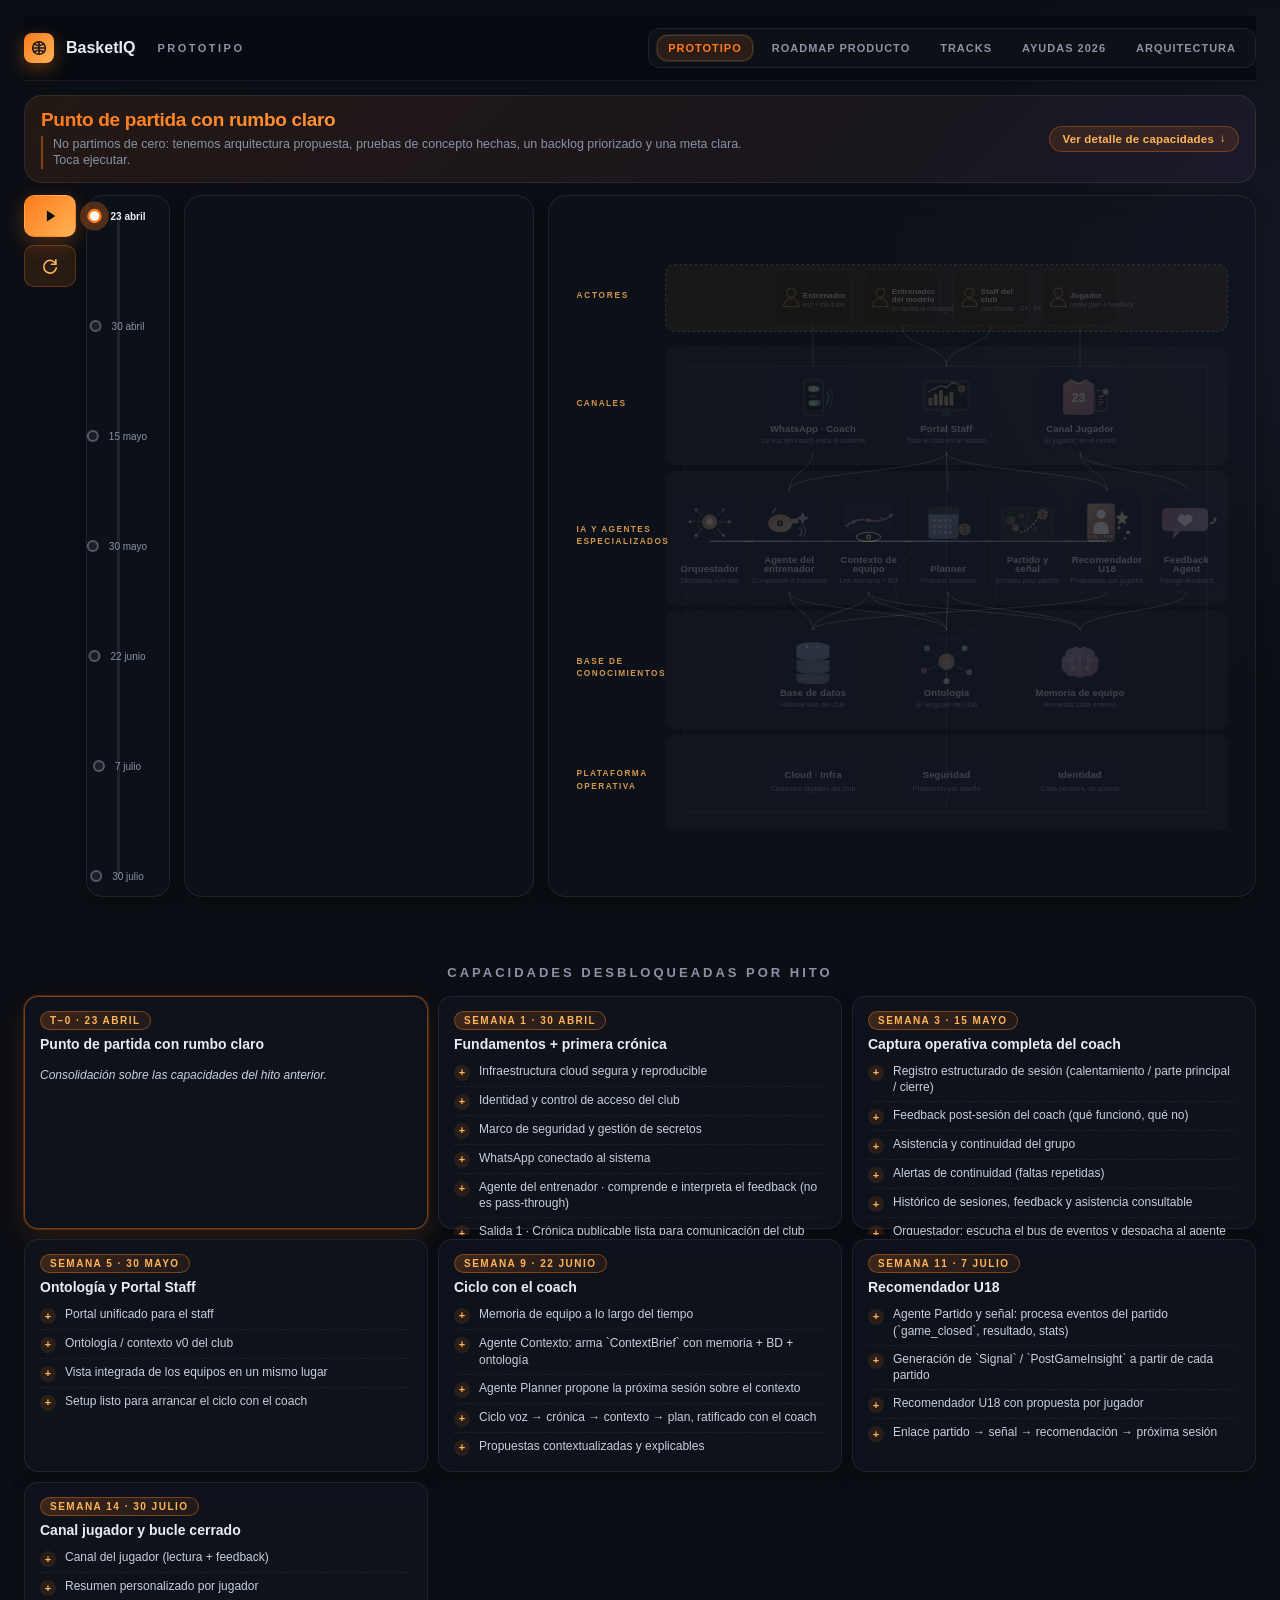
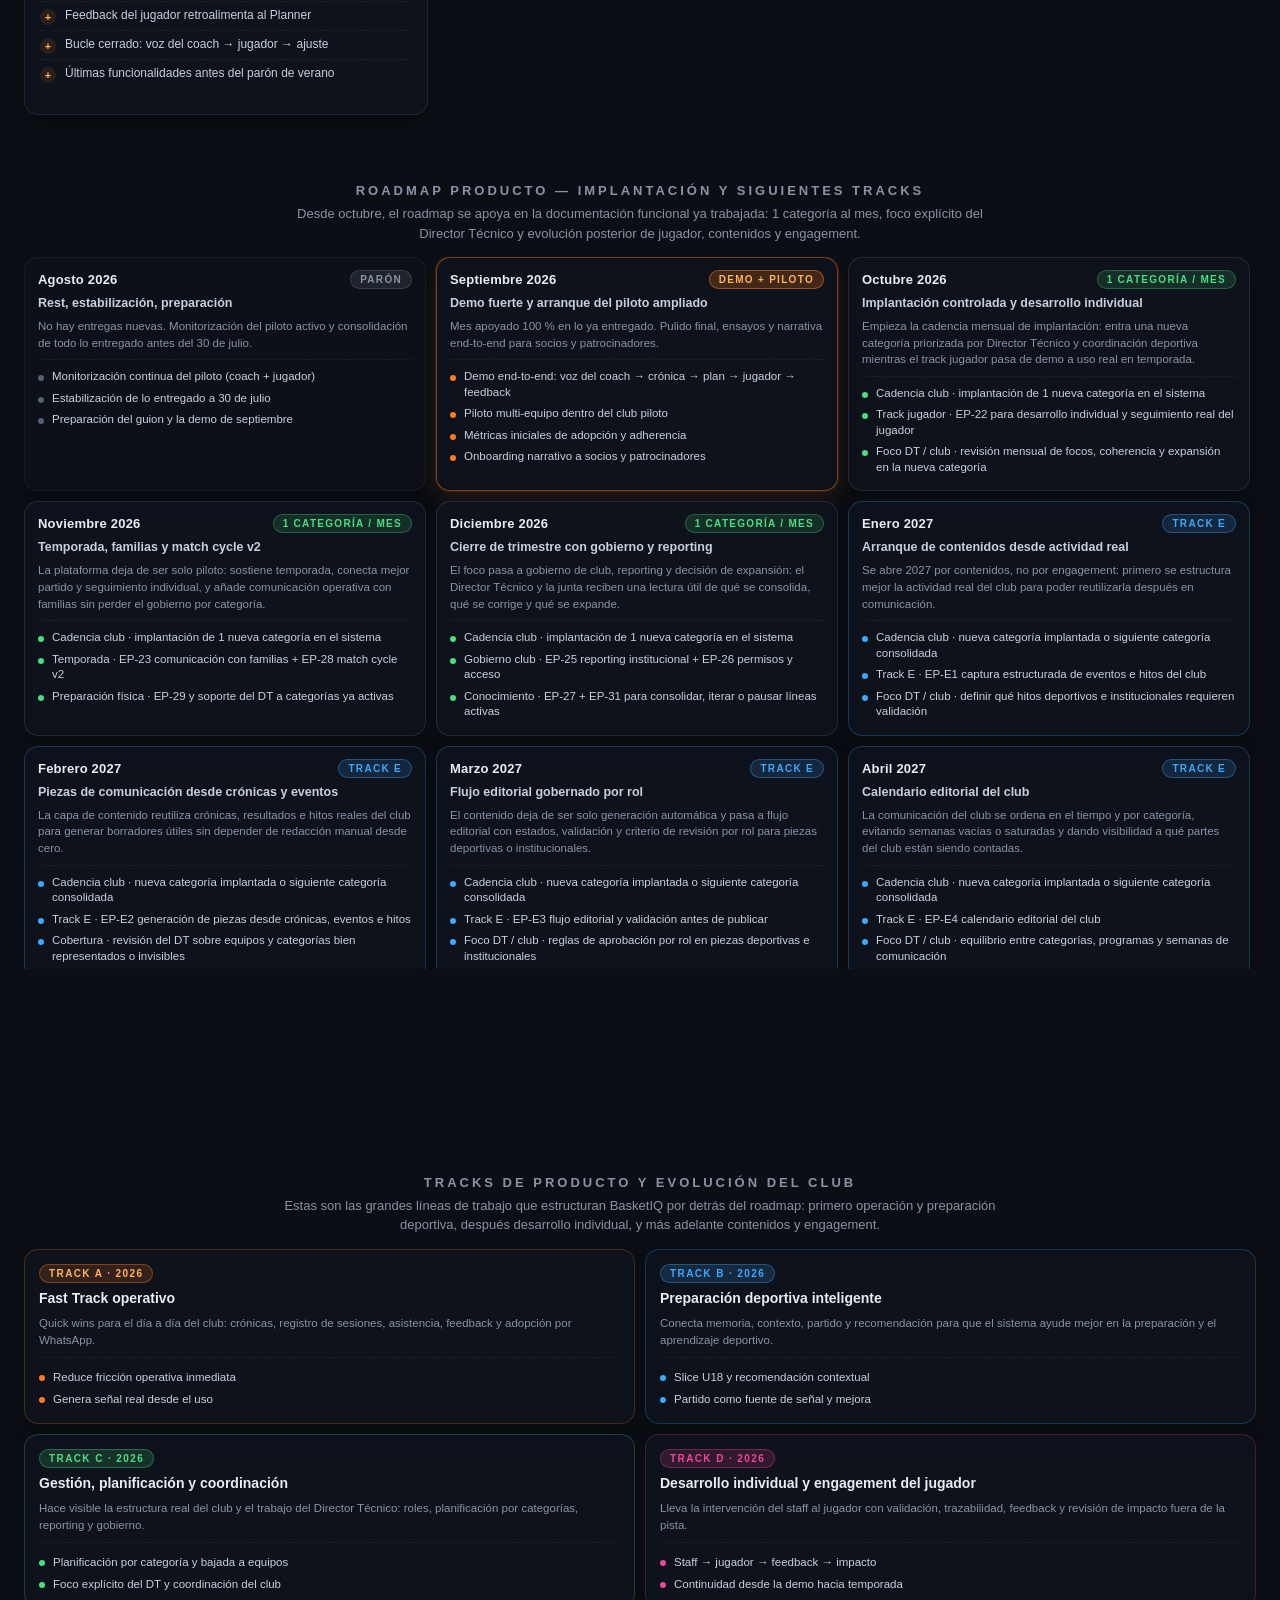
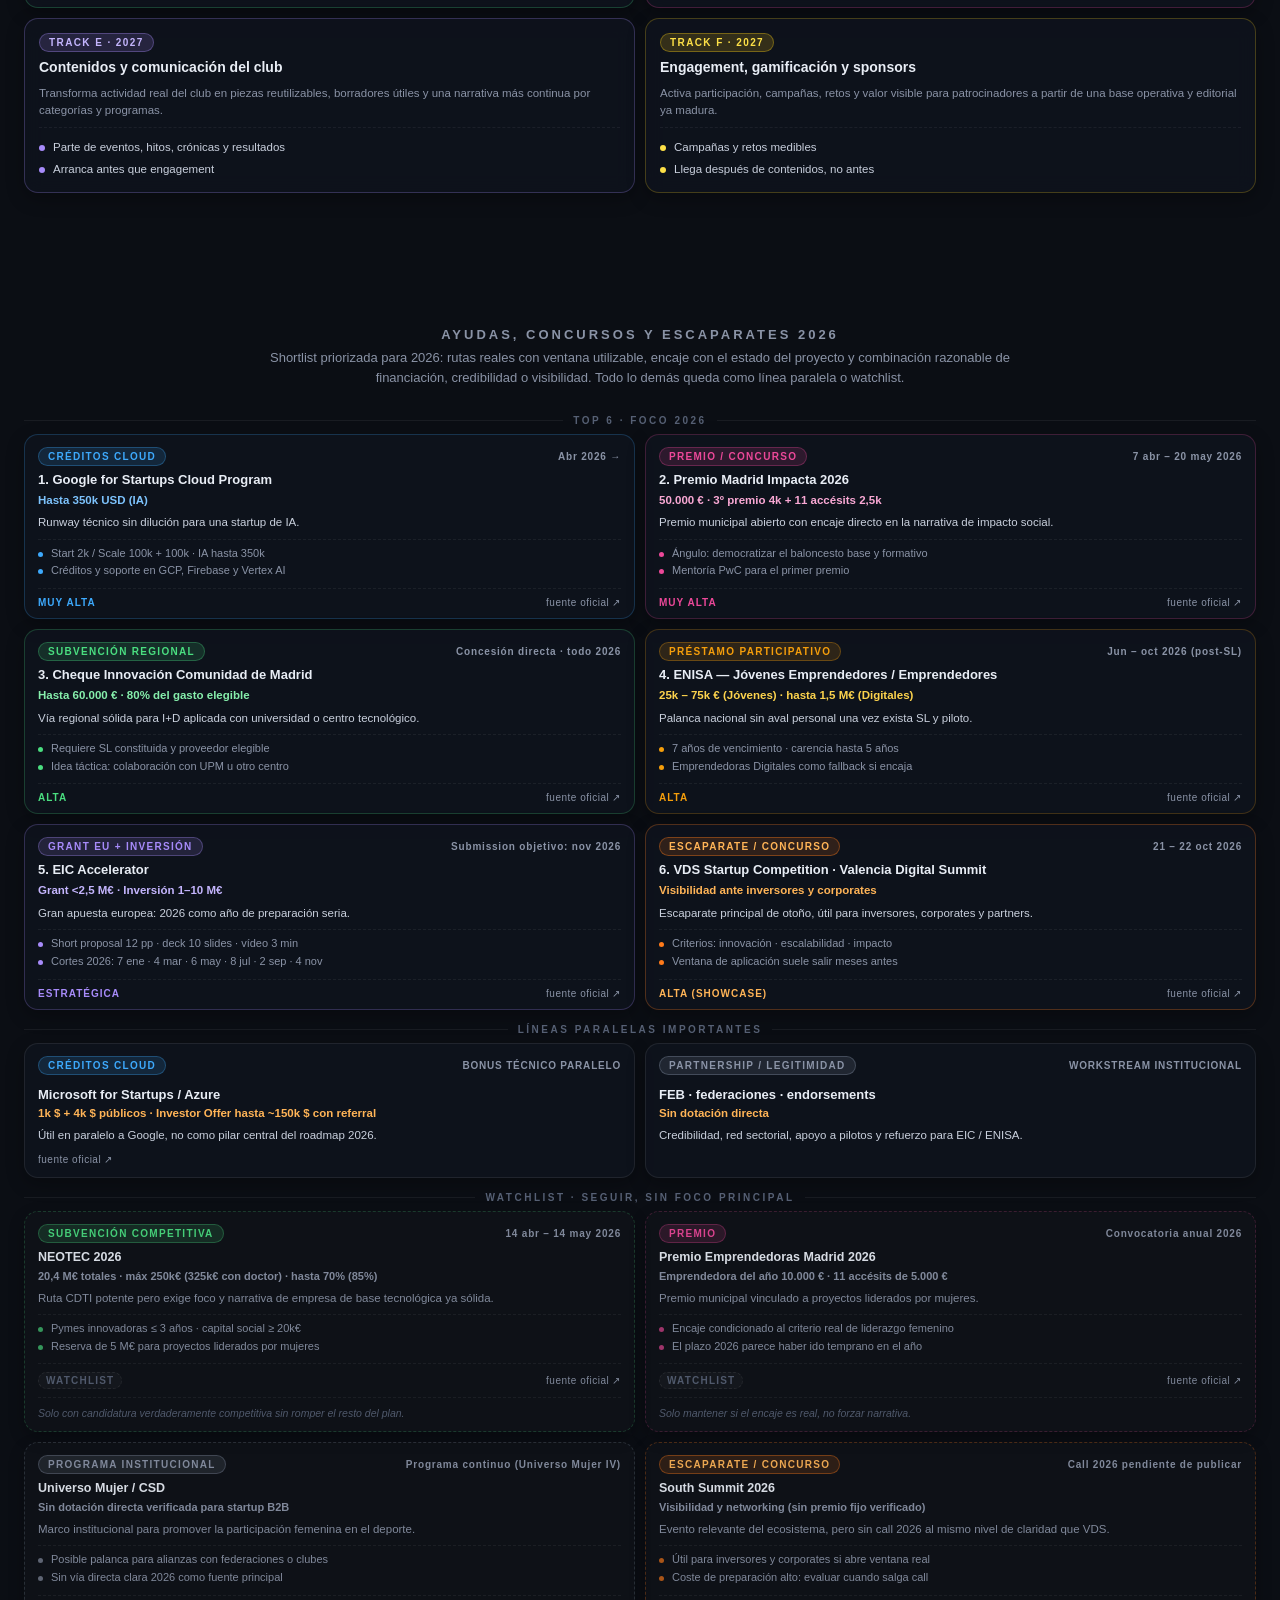
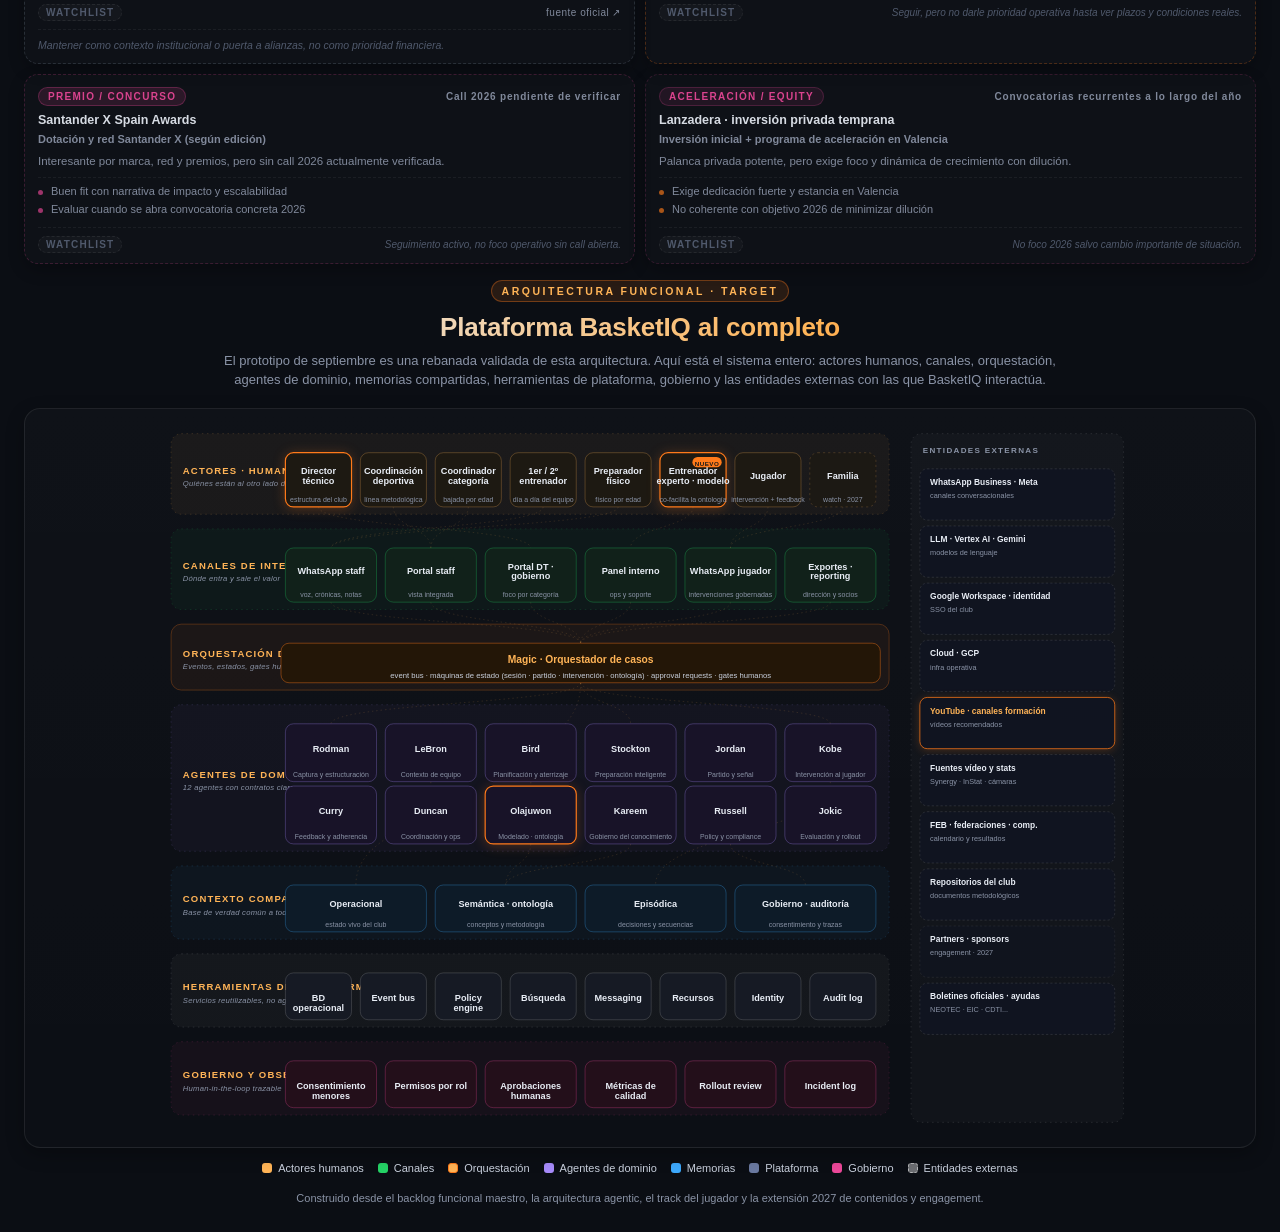
<file: basketiq_timeline_plataforma_septiembre.html>
<!DOCTYPE html>
<html lang="es">
<head>
<meta charset="UTF-8">
<meta name="viewport" content="width=device-width, initial-scale=1.0">
<title>BasketIQ · De una voz a todo un club con IA</title>
<link rel="stylesheet" href="assets/basketiq_timeline.css">
</head>
<body>
<div class="page">

  <header class="header">
    <div class="brand">
      <span class="badge">
        <svg width="18" height="18" viewBox="0 0 20 20" fill="none" stroke="#1a1a1a" stroke-width="1.8">
          <circle cx="10" cy="10" r="7"/>
          <path d="M3 10h14 M10 3v14 M4 5q6 5 12 0 M4 15q6-5 12 0"/>
        </svg>
      </span>
      <span>BasketIQ</span>
      <span class="kicker" id="section-kicker">Prototipo</span>
    </div>
    <div class="header-actions">
      <nav class="section-index" aria-label="Índice de navegación de secciones">
        <a class="section-link active" href="#overview" data-target="overview">Prototipo</a>
        <a class="section-link" href="#plan" data-target="plan">Roadmap producto</a>
        <a class="section-link" href="#tracks" data-target="tracks">Tracks</a>
        <a class="section-link" href="#grants" data-target="grants">Ayudas 2026</a>
        <a class="section-link" href="#architecture" data-target="architecture">Arquitectura</a>
      </nav>
    </div>
  </header>

  <div class="viewport-section overview-screen" id="overview">
  <section class="hero">
    <div class="hero-head">
      <h1 class="hero-title" id="hero-title">Punto de partida con rumbo claro</h1>
      <p class="hero-quote" id="hero-quote">No partimos de cero: tenemos arquitectura propuesta, pruebas de concepto hechas, un backlog priorizado y una meta clara. Toca ejecutar.</p>
    </div>
    <a class="capabilities-link" href="#summary" data-target="summary" title="Ver el detalle de capacidades por hito">
      Ver detalle de capacidades <span aria-hidden="true">↓</span>
    </a>
  </section>

  <div class="overview-main">
    <aside class="timeline-rail">
      <div class="rail-controls">
        <button class="nav-btn primary rail-btn" id="play-btn" type="button" title="Reproducir / pausar" aria-label="Reproducir o pausar la secuencia">
          <svg class="play-ico" viewBox="0 0 20 20" aria-hidden="true"><path d="M6.5 4 L16 10 L6.5 16 Z" fill="currentColor"/></svg>
          <svg class="pause-ico" viewBox="0 0 20 20" aria-hidden="true"><rect x="5" y="4" width="3.5" height="12" rx="0.6" fill="currentColor"/><rect x="11.5" y="4" width="3.5" height="12" rx="0.6" fill="currentColor"/></svg>
        </button>
        <button class="nav-btn rail-btn" id="reset-btn" type="button" title="Volver al inicio" aria-label="Volver al inicio">
          <svg viewBox="0 0 20 20" fill="none" stroke="currentColor" stroke-width="1.8" stroke-linecap="round" stroke-linejoin="round" aria-hidden="true">
            <path d="M16.5 8A7 7 0 1 0 17 12"/>
            <polyline points="16.5 3 16.5 8 11.5 8"/>
          </svg>
        </button>
      </div>
      <section class="timeline">
        <div class="track">
          <div class="rail"></div>
          <div class="progress-line" id="progress-line"></div>
          <div class="stops" id="stops"></div>
        </div>
      </section>
    </aside>

    <section class="board">
      <div class="panel">
        <svg id="diagram" viewBox="0 -135 1060 895" preserveAspectRatio="xMidYMid meet">
        <defs>
          <linearGradient id="g-cloud" x1="0" y1="0" x2="1" y2="1"><stop offset="0" stop-color="#60a5fa"/><stop offset="1" stop-color="#3b82f6"/></linearGradient>
          <linearGradient id="g-shield" x1="0" y1="0" x2="1" y2="1"><stop offset="0" stop-color="#2dd4bf"/><stop offset="1" stop-color="#0ea5e9"/></linearGradient>
          <linearGradient id="g-key" x1="0" y1="0" x2="1" y2="1"><stop offset="0" stop-color="#a78bfa"/><stop offset="1" stop-color="#7c3aed"/></linearGradient>
          <linearGradient id="g-wa" x1="0" y1="0" x2="1" y2="1"><stop offset="0" stop-color="#25D366"/><stop offset="1" stop-color="#128C7E"/></linearGradient>
          <linearGradient id="g-portal" x1="0" y1="0" x2="1" y2="1"><stop offset="0" stop-color="#ff7a1a"/><stop offset="1" stop-color="#ff9a3c"/></linearGradient>
          <linearGradient id="g-court" x1="0" y1="0" x2="1" y2="1"><stop offset="0" stop-color="#ef4444"/><stop offset="1" stop-color="#f59e0b"/></linearGradient>
          <linearGradient id="g-player" x1="0" y1="0" x2="1" y2="1"><stop offset="0" stop-color="#ff7a1a"/><stop offset="1" stop-color="#ec4899"/></linearGradient>
          <linearGradient id="g-coach" x1="0" y1="0" x2="1" y2="1"><stop offset="0" stop-color="#ff7a1a"/><stop offset="1" stop-color="#ffb457"/></linearGradient>
          <linearGradient id="g-plan" x1="0" y1="0" x2="1" y2="1"><stop offset="0" stop-color="#3da9fc"/><stop offset="1" stop-color="#6366f1"/></linearGradient>
          <linearGradient id="g-rec" x1="0" y1="0" x2="1" y2="1"><stop offset="0" stop-color="#f59e0b"/><stop offset="1" stop-color="#ef4444"/></linearGradient>
          <linearGradient id="g-fb" x1="0" y1="0" x2="1" y2="1"><stop offset="0" stop-color="#ec4899"/><stop offset="1" stop-color="#a78bfa"/></linearGradient>
          <linearGradient id="g-db" x1="0" y1="0" x2="0" y2="1"><stop offset="0" stop-color="#3da9fc"/><stop offset="1" stop-color="#6366f1"/></linearGradient>
          <radialGradient id="g-on"><stop offset="0" stop-color="#ffb457"/><stop offset="1" stop-color="#ff7a1a"/></radialGradient>
          <linearGradient id="g-mem" x1="0" y1="0" x2="1" y2="1"><stop offset="0" stop-color="#a78bfa"/><stop offset="1" stop-color="#ec4899"/></linearGradient>
        </defs>
        <g id="court-bg"></g>
        <g id="bands"></g>
        <g id="edges"></g>
        <g id="nodes"></g>
        </svg>
      </div>

      <aside class="side">
        <div class="panel">
          <div class="tab-content" id="tab-example"></div>
        </div>
      </aside>
    </section>
  </div>
  </div>

  <section class="summary viewport-section" id="summary">
    <h2 class="summary-title">Capacidades desbloqueadas por hito</h2>
    <div class="summary-grid" id="summary-grid"></div>
  </section>

  <section class="plan viewport-section roadmap-screen" id="plan">
    <h2 class="plan-title">Roadmap producto — implantación y siguientes tracks</h2>
    <p class="plan-sub">Desde octubre, el roadmap se apoya en la documentación funcional ya trabajada: 1 categoría al mes, foco explícito del Director Técnico y evolución posterior de jugador, contenidos y engagement.</p>
    <div class="plan-months" id="plan-months"></div>
  </section>

  <section class="tracks viewport-section" id="tracks">
    <h2 class="tracks-title">Tracks de producto y evolución del club</h2>
    <p class="tracks-sub">Estas son las grandes líneas de trabajo que estructuran BasketIQ por detrás del roadmap: primero operación y preparación deportiva, después desarrollo individual, y más adelante contenidos y engagement.</p>
    <div class="tracks-grid">
      <article class="track-card track-a">
        <header class="track-head">
          <span class="track-chip">Track A · 2026</span>
          <h3 class="track-name">Fast Track operativo</h3>
        </header>
        <p class="track-desc">Quick wins para el día a día del club: crónicas, registro de sesiones, asistencia, feedback y adopción por WhatsApp.</p>
        <ul class="track-points">
          <li><span class="track-dot"></span><span>Reduce fricción operativa inmediata</span></li>
          <li><span class="track-dot"></span><span>Genera señal real desde el uso</span></li>
        </ul>
      </article>
      <article class="track-card track-b">
        <header class="track-head">
          <span class="track-chip">Track B · 2026</span>
          <h3 class="track-name">Preparación deportiva inteligente</h3>
        </header>
        <p class="track-desc">Conecta memoria, contexto, partido y recomendación para que el sistema ayude mejor en la preparación y el aprendizaje deportivo.</p>
        <ul class="track-points">
          <li><span class="track-dot"></span><span>Slice U18 y recomendación contextual</span></li>
          <li><span class="track-dot"></span><span>Partido como fuente de señal y mejora</span></li>
        </ul>
      </article>
      <article class="track-card track-c">
        <header class="track-head">
          <span class="track-chip">Track C · 2026</span>
          <h3 class="track-name">Gestión, planificación y coordinación</h3>
        </header>
        <p class="track-desc">Hace visible la estructura real del club y el trabajo del Director Técnico: roles, planificación por categorías, reporting y gobierno.</p>
        <ul class="track-points">
          <li><span class="track-dot"></span><span>Planificación por categoría y bajada a equipos</span></li>
          <li><span class="track-dot"></span><span>Foco explícito del DT y coordinación del club</span></li>
        </ul>
      </article>
      <article class="track-card track-d">
        <header class="track-head">
          <span class="track-chip">Track D · 2026</span>
          <h3 class="track-name">Desarrollo individual y engagement del jugador</h3>
        </header>
        <p class="track-desc">Lleva la intervención del staff al jugador con validación, trazabilidad, feedback y revisión de impacto fuera de la pista.</p>
        <ul class="track-points">
          <li><span class="track-dot"></span><span>Staff → jugador → feedback → impacto</span></li>
          <li><span class="track-dot"></span><span>Continuidad desde la demo hacia temporada</span></li>
        </ul>
      </article>
      <article class="track-card track-e">
        <header class="track-head">
          <span class="track-chip">Track E · 2027</span>
          <h3 class="track-name">Contenidos y comunicación del club</h3>
        </header>
        <p class="track-desc">Transforma actividad real del club en piezas reutilizables, borradores útiles y una narrativa más continua por categorías y programas.</p>
        <ul class="track-points">
          <li><span class="track-dot"></span><span>Parte de eventos, hitos, crónicas y resultados</span></li>
          <li><span class="track-dot"></span><span>Arranca antes que engagement</span></li>
        </ul>
      </article>
      <article class="track-card track-f">
        <header class="track-head">
          <span class="track-chip">Track F · 2027</span>
          <h3 class="track-name">Engagement, gamificación y sponsors</h3>
        </header>
        <p class="track-desc">Activa participación, campañas, retos y valor visible para patrocinadores a partir de una base operativa y editorial ya madura.</p>
        <ul class="track-points">
          <li><span class="track-dot"></span><span>Campañas y retos medibles</span></li>
          <li><span class="track-dot"></span><span>Llega después de contenidos, no antes</span></li>
        </ul>
      </article>
    </div>
  </section>

  <section class="grants viewport-section" id="grants">
    <h2 class="grants-title">Ayudas, concursos y escaparates 2026</h2>
    <p class="grants-sub">Shortlist priorizada para 2026: rutas reales con ventana utilizable, encaje con el estado del proyecto y combinación razonable de financiación, credibilidad o visibilidad. Todo lo demás queda como línea paralela o watchlist.</p>
    <div class="grants-section-title">Top 6 · foco 2026</div>
    <div class="grants-grid" id="grants-grid"></div>
    <div class="grants-section-title">Líneas paralelas importantes</div>
    <div class="grants-parallel" id="grants-parallel"></div>
    <div class="grants-section-title">Watchlist · seguir, sin foco principal</div>
    <div class="grants-watch" id="grants-watch"></div>
  </section>

  <section class="architecture viewport-section" id="architecture">
    <header class="arch-head">
      <span class="arch-kicker">Arquitectura funcional · target</span>
      <h2 class="arch-title">Plataforma BasketIQ al completo</h2>
      <p class="arch-sub">El prototipo de septiembre es una rebanada validada de esta arquitectura. Aquí está el sistema entero: actores humanos, canales, orquestación, agentes de dominio, memorias compartidas, herramientas de plataforma, gobierno y las entidades externas con las que BasketIQ interactúa.</p>
    </header>
    <div class="arch-canvas">
      <svg id="arch-diagram" preserveAspectRatio="xMidYMid meet" aria-label="Arquitectura funcional target"></svg>
    </div>
    <ul class="arch-legend">
      <li><span class="arch-dot arch-dot--actor"></span>Actores humanos</li>
      <li><span class="arch-dot arch-dot--channel"></span>Canales</li>
      <li><span class="arch-dot arch-dot--orchestration"></span>Orquestación</li>
      <li><span class="arch-dot arch-dot--agent"></span>Agentes de dominio</li>
      <li><span class="arch-dot arch-dot--memory"></span>Memorias</li>
      <li><span class="arch-dot arch-dot--tool"></span>Plataforma</li>
      <li><span class="arch-dot arch-dot--governance"></span>Gobierno</li>
      <li><span class="arch-dot arch-dot--external"></span>Entidades externas</li>
    </ul>
  </section>

  <div class="footer">Construido desde el backlog funcional maestro, la arquitectura agentic, el track del jugador y la extensión 2027 de contenidos y engagement.</div>
</div>

<div class="mm-root" id="milestone-modal" hidden>
  <div class="mm-backdrop" data-mm-close></div>
  <div class="mm-card" role="dialog" aria-modal="true" aria-labelledby="mm-title">
    <div class="mm-head">
      <span class="mm-chip" id="mm-chip">Semana · fecha</span>
      <button class="mm-close" id="mm-close" aria-label="Cerrar" data-mm-close>×</button>
    </div>
    <div class="mm-kicker" id="mm-kicker">Qué habilitamos al club</div>
    <h3 class="mm-title" id="mm-title"></h3>
    <p class="mm-body" id="mm-body"></p>
    <div class="mm-progress" aria-hidden="true"><div class="mm-progress-bar" id="mm-progress-bar"></div></div>
    <div class="mm-hint">Pulsa <kbd>Esc</kbd> para continuar</div>
  </div>
</div>

<script src="assets/basketiq_timeline_data.js"></script>
<script src="assets/basketiq_timeline_examples.js"></script>
<script src="assets/basketiq_timeline_grants.js"></script>
<script src="assets/basketiq_timeline_architecture.js"></script>
<script src="assets/basketiq_timeline_app.js"></script>
</body>
</html>
</file>
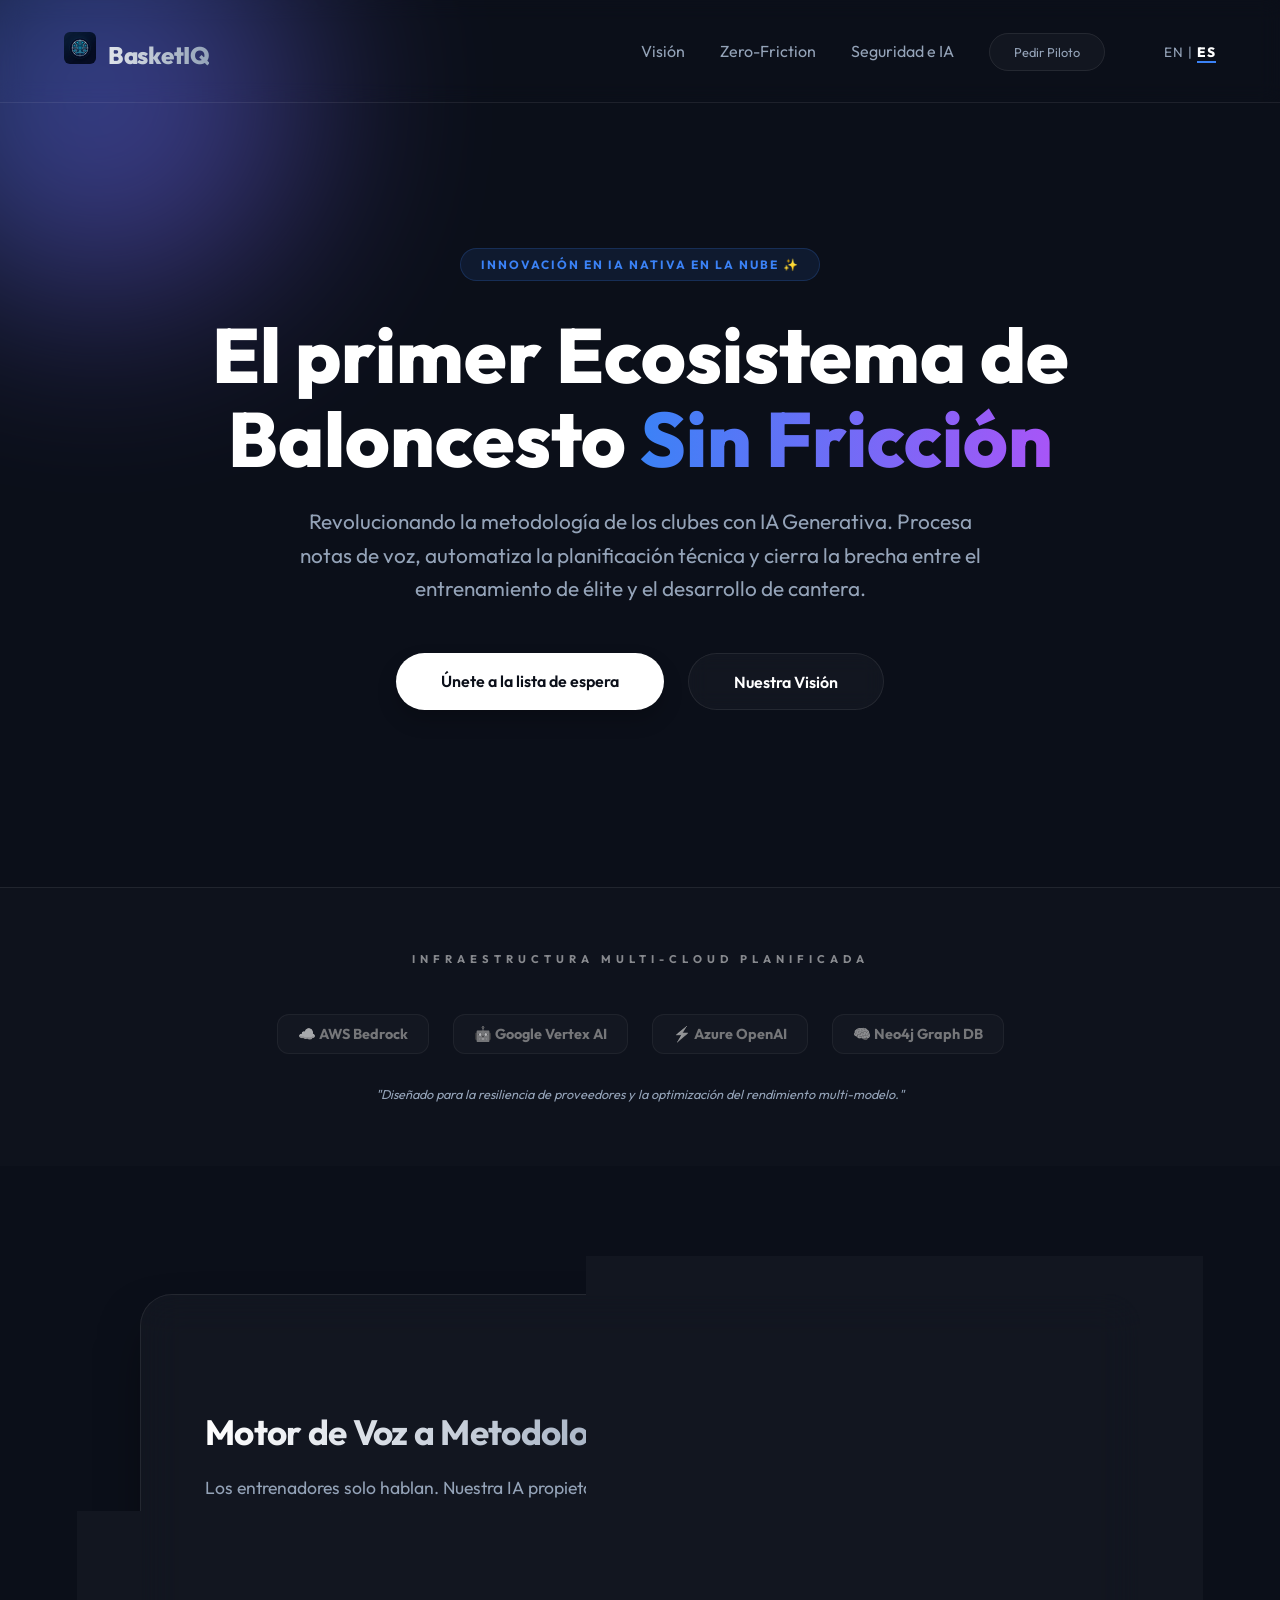
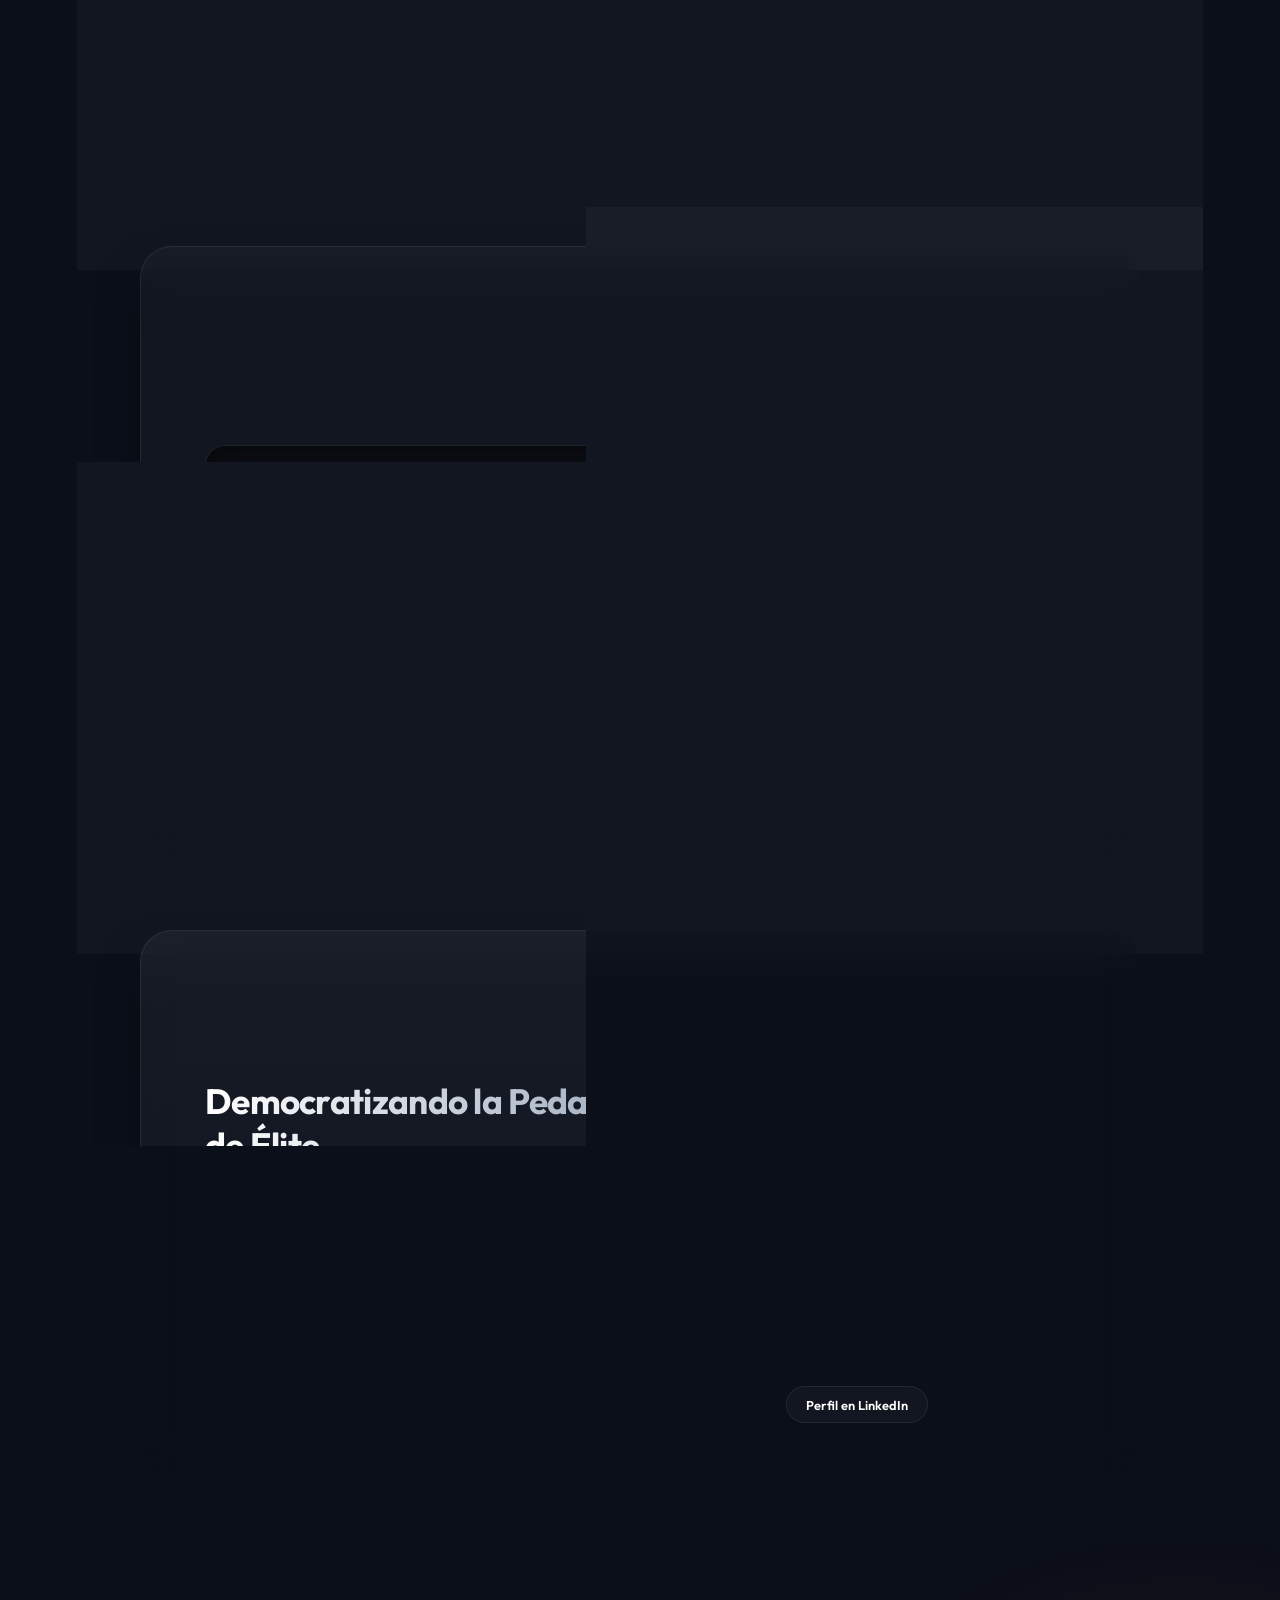
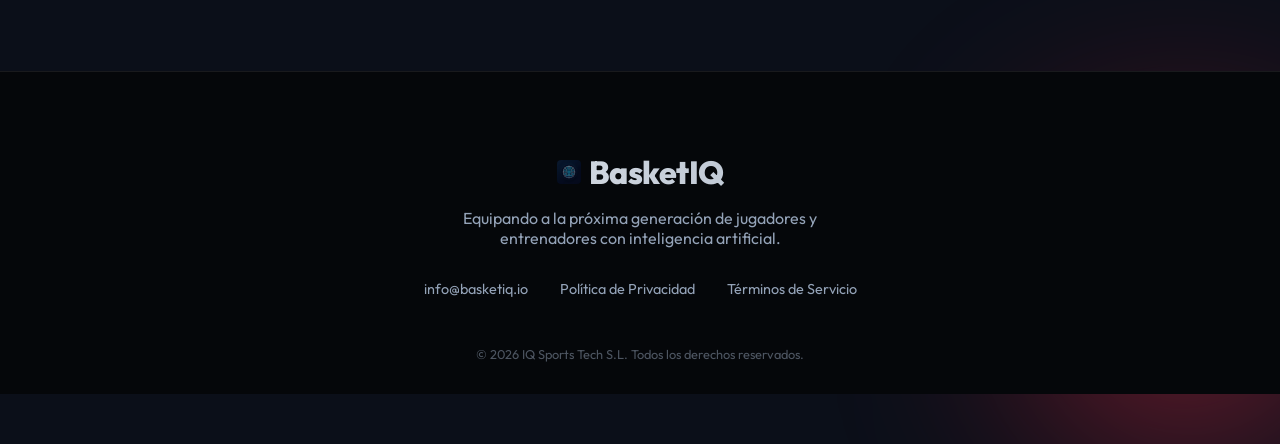
<file: es.html>
<!DOCTYPE html>
<html lang="en">

<head>
    <meta charset="UTF-8">
    <meta name="viewport" content="width=device-width, initial-scale=1.0">
    <title>BasketIQ | La plataforma de IA para Baloncesto Sin Fricción</title>
    <meta name="description" content="Revolucionando la metodología de los clubes de baloncesto con IA Generativa. Motor Graph-RAG avanzado para planificación de entrenamientos, crónicas automáticas y democratización del conocimiento de élite.">
    <meta property="og:type" content="website">
    <meta property="og:url" content="https://basketiq.io/es">
    <meta property="og:title" content="BasketIQ | IA para Baloncesto Sin Fricción">
    <meta property="og:description" content="Metodología de baloncesto potenciada por IA. Escalando el conocimiento de élite a todos los clubes con procesamiento de voz Zero-Friction.">
    <meta property="twitter:card" content="summary_large_image">
    <meta property="og:image" content="https://basketiq.io/assets/logo.png">
    <link rel="icon" type="image/png" href="assets/logo.png">

    <!-- Twitter -->
    <link rel="preconnect" href="https://fonts.googleapis.com">
    <link rel="preconnect" href="https://fonts.gstatic.com" crossorigin>
    <link href="https://fonts.googleapis.com/css2?family=Outfit:wght@300;400;600;800&display=swap" rel="stylesheet">
    <style>
        :root {
            --bg-color: #0b0f19;
            --text-main: #ffffff;
            --text-muted: #94a3b8;
            --accent-primary: #3b82f6;
            --accent-glow: rgba(59, 130, 246, 0.4);
            --accent-secondary: #cc1020;
            --glass-bg: rgba(255, 255, 255, 0.03);
            --glass-border: rgba(255, 255, 255, 0.08);
        }

        * {
            margin: 0;
            padding: 0;
            box-sizing: border-box;
            font-family: 'Outfit', sans-serif;
        }

        body {
            background-color: var(--bg-color);
            color: var(--text-main);
            min-height: 100vh;
            overflow-x: hidden;
            position: relative;
        }

        /* Dynamic Background Orbs */
        .orb {
            position: absolute;
            border-radius: 50%;
            filter: blur(100px);
            z-index: -1;
            opacity: 0.5;
            animation: float 20s infinite ease-in-out;
        }

        .orb-1 {
            width: 400px;
            height: 400px;
            background: linear-gradient(135deg, var(--accent-primary), #8b5cf6);
            top: -100px;
            left: -100px;
        }

        .orb-2 {
            width: 300px;
            height: 300px;
            background: linear-gradient(135deg, var(--accent-secondary), #f43f5e);
            bottom: -50px;
            right: -50px;
            animation-delay: -10s;
        }

        @keyframes float {
            0%, 100% { transform: translate(0, 0) scale(1); }
            33% { transform: translate(30px, -50px) scale(1.1); }
            66% { transform: translate(-20px, 20px) scale(0.9); }
        }

        /* Navigation */
        nav {
            display: flex;
            justify-content: space-between;
            align-items: center;
            padding: 2rem 5%;
            backdrop-filter: blur(10px);
            border-bottom: 1px solid var(--glass-border);
            position: sticky;
            top: 0;
            z-index: 100;
        }

        .logo {
            font-size: 1.5rem;
            font-weight: 800;
            background: linear-gradient(to right, #fff, var(--text-muted));
            -webkit-background-clip: text;
            background-clip: text;
            -webkit-text-fill-color: transparent;
            letter-spacing: -0.5px;
        }

        .nav-links a {
            color: var(--text-muted);
            text-decoration: none;
            margin-left: 2rem;
            font-weight: 400;
            transition: color 0.3s ease;
        }

        .nav-links a:hover {
            color: var(--text-main);
        }

        /* Hero Section */
        .hero {
            display: flex;
            flex-direction: column;
            align-items: center;
            justify-content: center;
            text-align: center;
            padding: 6rem 5% 4rem;
            min-height: 80vh;
            position: relative;
            z-index: 10;
        }

        .badge {
            background: rgba(59, 130, 246, 0.1);
            color: var(--accent-primary);
            padding: 0.5rem 1.2rem;
            border-radius: 20px;
            font-size: 0.75rem;
            font-weight: 700;
            margin-bottom: 2rem;
            border: 1px solid rgba(59, 130, 246, 0.2);
            text-transform: uppercase;
            letter-spacing: 2px;
            animation: pulse-border 2s infinite;
        }

        @keyframes pulse-border {
            0%, 100% { border-color: rgba(59, 130, 246, 0.2); box-shadow: 0 0 0px var(--accent-primary); }
            50% { border-color: rgba(59, 130, 246, 0.6); box-shadow: 0 0 15px rgba(59, 130, 246, 0.2); }
        }

        h1 {
            font-size: clamp(3rem, 6vw, 5rem);
            font-weight: 800;
            line-height: 1.1;
            margin-bottom: 1.5rem;
            max-width: 900px;
        }

        h1 span {
            background: linear-gradient(to right, var(--accent-primary), #a855f7);
            -webkit-background-clip: text;
            background-clip: text;
            -webkit-text-fill-color: transparent;
        }

        .subtitle {
            font-size: clamp(1.1rem, 2vw, 1.3rem);
            color: var(--text-muted);
            max-width: 700px;
            margin-bottom: 3rem;
            line-height: 1.6;
        }

        .cta-group {
            display: flex;
            gap: 1.5rem;
            flex-wrap: wrap;
            justify-content: center;
        }

        .btn {
            padding: 1.1rem 2.8rem;
            border-radius: 50px;
            font-size: 1rem;
            font-weight: 600;
            text-decoration: none;
            transition: all 0.4s cubic-bezier(0.175, 0.885, 0.32, 1.275);
            cursor: pointer;
        }

        .btn-primary {
            background: var(--text-main);
            color: var(--bg-color);
            border: none;
            box-shadow: 0 10px 20px rgba(0, 0, 0, 0.2);
        }

        .btn-primary:hover {
            transform: translateY(-4px) scale(1.02);
            box-shadow: 0 20px 30px rgba(0, 0, 0, 0.4), 0 0 20px rgba(255, 255, 255, 0.2);
        }

        .btn-secondary {
            background: var(--glass-bg);
            color: var(--text-main);
            border: 1px solid var(--glass-border);
            backdrop-filter: blur(10px);
        }

        .btn-secondary:hover {
            background: rgba(255, 255, 255, 0.08);
            border-color: rgba(255, 255, 255, 0.3);
            transform: translateY(-2px);
        }

        /* Feature Showcase */
        .features {
            display: flex;
            flex-direction: column;
            align-items: center;
            padding: 4rem 5% 8rem;
            position: relative;
            z-index: 10;
        }

        .glass-card {
            background: var(--glass-bg);
            border: 1px solid var(--glass-border);
            border-radius: 32px;
            padding: 4rem;
            max-width: 1000px;
            width: 100%;
            backdrop-filter: blur(20px);
            box-shadow: 0 25px 50px -12px rgba(0, 0, 0, 0.5);
            display: grid;
            grid-template-columns: 1.2fr 0.8fr;
            gap: 4rem;
            align-items: center;
            transition: all 0.4s ease;
            margin-bottom: 4rem;
        }

        .glass-card:hover {
            border-color: rgba(255, 255, 255, 0.15);
            background: rgba(255, 255, 255, 0.05);
        }

        .feature-text h3 {
            font-size: 2.2rem;
            margin-bottom: 1.2rem;
            background: linear-gradient(to right, #fff, #94a3b8);
            -webkit-background-clip: text;
            background-clip: text;
            -webkit-text-fill-color: transparent;
            letter-spacing: -0.02em;
        }

        .feature-text p {
            color: var(--text-muted);
            line-height: 1.7;
            margin-bottom: 1.5rem;
            font-size: 1.1rem;
        }

        .mockup {
            background: rgba(0, 0, 0, 0.4);
            border: 1px solid var(--glass-border);
            border-radius: 20px;
            padding: 2rem;
            position: relative;
            box-shadow: inset 0 0 30px rgba(0, 0, 0, 0.5);
        }

        .chat-bubble {
            background: var(--accent-primary);
            color: white;
            padding: 1.2rem;
            border-radius: 20px 20px 0 20px;
            font-size: 0.95rem;
            margin-bottom: 1.5rem;
            width: 90%;
            margin-left: auto;
            box-shadow: 0 10px 20px rgba(59, 130, 246, 0.2);
        }

        .ai-response {
            background: rgba(255, 255, 255, 0.04);
            border: 1px solid rgba(168, 85, 247, 0.3);
            padding: 1.2rem;
            border-radius: 20px 20px 20px 0;
            font-size: 0.9rem;
            color: #cbd5e1;
            width: 100%;
        }

        .ai-response strong {
            color: #a855f7;
            display: block;
            margin-bottom: 6px;
            font-weight: 700;
        }

        .tags { display: flex; gap: 8px; margin-top: 12px; }
        .tag {
            background: rgba(168, 85, 247, 0.1);
            color: #c084fc;
            padding: 4px 10px;
            border-radius: 12px;
            font-size: 0.75rem;
            border: 1px solid rgba(168, 85, 247, 0.2);
        }

        /* Partners Section */
        .partners {
            padding: 4rem 5%;
            text-align: center;
            border-top: 1px solid var(--glass-border);
            background: rgba(255, 255, 255, 0.01);
        }

        .partners h4 {
            font-size: 0.9rem;
            color: var(--text-muted);
            text-transform: uppercase;
            letter-spacing: 3px;
            margin-bottom: 3rem;
        }

        .partner-grid {
            display: flex;
            justify-content: center;
            align-items: center;
            gap: 5rem;
            flex-wrap: wrap;
            opacity: 0.7;
            filter: grayscale(1);
            transition: all 0.5s ease;
        }

        .partner-grid:hover {
            opacity: 1;
            filter: grayscale(0);
        }

        .partner-item {
            font-size: 1.2rem;
            font-weight: 700;
            color: var(--text-muted);
            display: flex;
            align-items: center;
            gap: 10px;
        }

        /* Footer */
        footer {
            padding: 5rem 5% 2rem;
            background: #05070a;
            border-top: 1px solid var(--glass-border);
            text-align: center;
        }

        .footer-logo { font-size: 2rem; font-weight: 800; margin-bottom: 1rem; }
        .footer-links { display: flex; justify-content: center; gap: 2rem; margin: 2rem 0; }
        .footer-links a { color: var(--text-muted); text-decoration: none; font-size: 0.9rem; }
        .copy { color: var(--text-muted); font-size: 0.8rem; margin-top: 3rem; opacity: 0.5; }

        @media (max-width: 850px) {
            .glass-card { grid-template-columns: 1fr; padding: 2rem; }
            .feature-text h3 { font-size: 1.8rem; }
            .partner-grid { gap: 2rem; }
        }
    </style>
</head>

<body>
    <div class="orb orb-1"></div>
    <div class="orb orb-2"></div>

    <nav>
        <div class="logo"><img src="assets/logo.png" alt="BasketIQ Logo" style="width: 32px; height: 32px; margin-right: 12px; border-radius: 6px;">BasketIQ</div>
        <div class="nav-links">
            <a href="#vision">Visión</a>
            <a href="#zero-friction">Zero-Friction</a>
            <a href="#security">Seguridad e IA</a>
            <a href="mailto:info@basketiq.io" class="btn btn-secondary" style="padding: 0.6rem 1.5rem; font-size: 0.8rem; margin-right: 1.5rem;">Pedir Piloto</a>
            <span style="font-size: 0.85rem; letter-spacing: 1px; color: var(--text-muted);">
                <a href="/" style="color: var(--text-muted); text-decoration: none; transition: color 0.3s;" onmouseover="this.style.color='var(--text-main)'" onmouseout="this.style.color='var(--text-muted)'">EN</a> | <span style="color: var(--text-main); font-weight: 800; border-bottom: 2px solid var(--accent-primary);">ES</span>
            </span>
        </div>
    </nav>

    <main>
        <section class="hero">
            <div class="badge">Innovación en IA Nativa en la Nube ✨</div>
            <h1>El primer Ecosistema de Baloncesto <span class="accent-glow">Sin Fricción</span></h1>
            <p class="subtitle">Revolucionando la metodología de los clubes con IA Generativa. Procesa notas de voz, automatiza la planificación técnica y cierra la brecha entre el entrenamiento de élite y el desarrollo de cantera.</p>

            <div class="cta-group">
                <a href="mailto:info@basketiq.io" class="btn btn-primary">Únete a la lista de espera</a>
                <a href="#vision" class="btn btn-secondary">Nuestra Visión</a>
            </div>
        </section>

        <section class="partners" style="margin: 4rem 0; opacity: 1;">
            <h4 style="font-size: 0.7rem; letter-spacing: 5px; color: rgba(255,255,255,0.5); text-transform: uppercase;">Infraestructura Multi-Cloud Planificada</h4>
            <div class="partner-grid" style="margin-top: 2rem; display: flex; justify-content: center; gap: 1.5rem; flex-wrap: wrap;">
                <div class="partner-item tech-pill">☁️ AWS Bedrock</div>
                <div class="partner-item tech-pill">🤖 Google Vertex AI</div>
                <div class="partner-item tech-pill">⚡ Azure OpenAI</div>
                <div class="partner-item tech-pill">🧠 Neo4j Graph DB</div>
            </div>
            <p style="font-size: 0.8rem; color: var(--text-muted); margin-top: 2rem; font-style: italic; max-width: 600px; margin-left: auto; margin-right: auto;">"Diseñado para la resiliencia de proveedores y la optimización del rendimiento multi-modelo."</p>
        </section>

        <style>
            .tech-pill {
                font-size: 0.9rem; 
                border: 1px solid var(--glass-border); 
                padding: 10px 20px; 
                border-radius: 12px; 
                background: rgba(255,255,255,0.03);
                transition: all 0.3s ease;
                cursor: default;
            }
            .tech-pill:hover {
                background: rgba(59, 130, 246, 0.1);
                border-color: var(--accent-primary);
                transform: translateY(-2px);
                box-shadow: 0 10px 20px rgba(59, 130, 246, 0.15);
            }
        </style>

        <section class="features" id="zero-friction">
            <!-- Feature 1: Voice -->
            <div class="glass-card">
                <div class="feature-text">
                    <h3>Motor de Voz a Metodología</h3>
                    <p>Los entrenadores solo hablan. Nuestra IA propietaria interpreta los resúmenes de los partidos y los mapea instantáneamente con el ADN técnico de tu club, creando progresiones estructuradas sin entrada manual.</p>
                    <p style="font-size: 0.95rem; border-left: 3px solid var(--accent-primary); padding-left: 1rem; color: #fff;">Integrado con WhatsApp. Sin apps nuevas que aprender.</p>
                </div>
                <div class="mockup">
                    <div class="chat-bubble">"Hemos dominado el primer cuarto con presión 1-3-1. Hugo ha sido clave."</div>
                    <div class="ai-response">
                        <strong>✨ Análisis de IA Preparado</strong>
                        Ejecución defensiva exitosa (1-3-1) detectada. Actualización métrica para el Jugador Hugo (#Anotación). Borrador de crónica enviado al administrador de redes.
                    </div>
                </div>
            </div>

            <!-- Feature 2: Technology (Security & Deep Tech) -->
            <div class="glass-card" id="security">
                <div class="mockup" style="border-right: 4px solid var(--accent-primary);">
                     <div class="ai-response" style="width: 100%; border-color: #34d399;">
                        <strong>🔬 Razonamiento con Grafo de Conocimiento</strong>
                        Mapeando 'Zona 1-3-1' a la Ontología Pedagógica (Nivel 3). Recomendación: Pivotar a ejercicios de 'Doble Bloqueo Arriba' para mantener la homogeneidad técnica.
                        <div class="tags">
                            <span class="tag">#GraphRAG</span>
                            <span class="tag">#Multi-Cloud</span>
                        </div>
                    </div>
                </div>
                <div class="feature-text">
                    <h3>Seguridad Empresarial y Graph-RAG</h3>
                    <p>No solo "chateamos" con la IA. BasketIQ aprovecha una <strong>Base de Datos de Grafos</strong> especializada con infraestructura de alta disponibilidad. Nuestra capa de orquestación soporta <strong>Claude, GPT y Gemini</strong>, asegurando que se utilice el mejor modelo para cada consulta de baloncesto.</p>
                    <p style="font-size: 0.95rem; border-left: 3px solid #10b981; padding-left: 1rem; color: #fff;">Arquitectura que prioriza la privacidad, agnóstica a la nube y preparada para SOC2.</p>
                </div>
            </div>

            <!-- Feature 3: Vision & Mission (Democratization) -->
            <div class="glass-card" id="vision" style="background: linear-gradient(rgba(255, 255, 255, 0.05), rgba(59, 130, 246, 0.05));">
                <div class="feature-text">
                    <h3>Democratizando la Pedagogía de Élite</h3>
                    <p>Creemos que el mejor conocimiento técnico no debe estar encerrado en academias profesionales. Nuestra misión es dar a cada club de formación el mismo "IQ" metodológico que las organizaciones de élite mundial.</p>
                </div>
                <div class="feature-text" style="padding-left: 2rem; border-left: 1px solid var(--glass-border);">
                    <h3>Creado por Entrenadores, para Entrenadores</h3>
                    <p>Fundado por <strong>Juan J. del Campo</strong>, Experto en Arquitectura Multi-Cloud (Santander, Sony) y Entrenador Superior de Baloncesto (Nivel II). La excelencia técnica se une a la pasión de campo.</p>
                    <a href="https://www.linkedin.com/in/juan-jose-del-campo-61a24517/" target="_blank" class="btn btn-secondary" style="font-size: 0.8rem; padding: 0.6rem 1.2rem;">Perfil en LinkedIn</a>
                </div>
            </div>
        </section>
    </main>

    <footer>
        <div class="footer-logo logo"><img src="assets/logo.png" alt="BasketIQ" style="width: 24px; height: 24px; margin-right: 8px; border-radius: 4px; opacity: 0.8;">BasketIQ</div>
        <p style="color: var(--text-muted); max-width: 400px; margin: 0 auto;">Equipando a la próxima generación de jugadores y entrenadores con inteligencia artificial.</p>
        <div class="footer-links" aria-label="Enlaces legales y de contacto">
            <a href="mailto:info@basketiq.io" id="footer-contact-link">info@basketiq.io</a>
            <a href="#" id="privacy-policy-link">Política de Privacidad</a>
            <a href="#" id="terms-service-link">Términos de Servicio</a>
        </div>
        <p class="copy">&copy; 2026 IQ Sports Tech S.L. Todos los derechos reservados.</p>
    </footer>
</body>
</file>
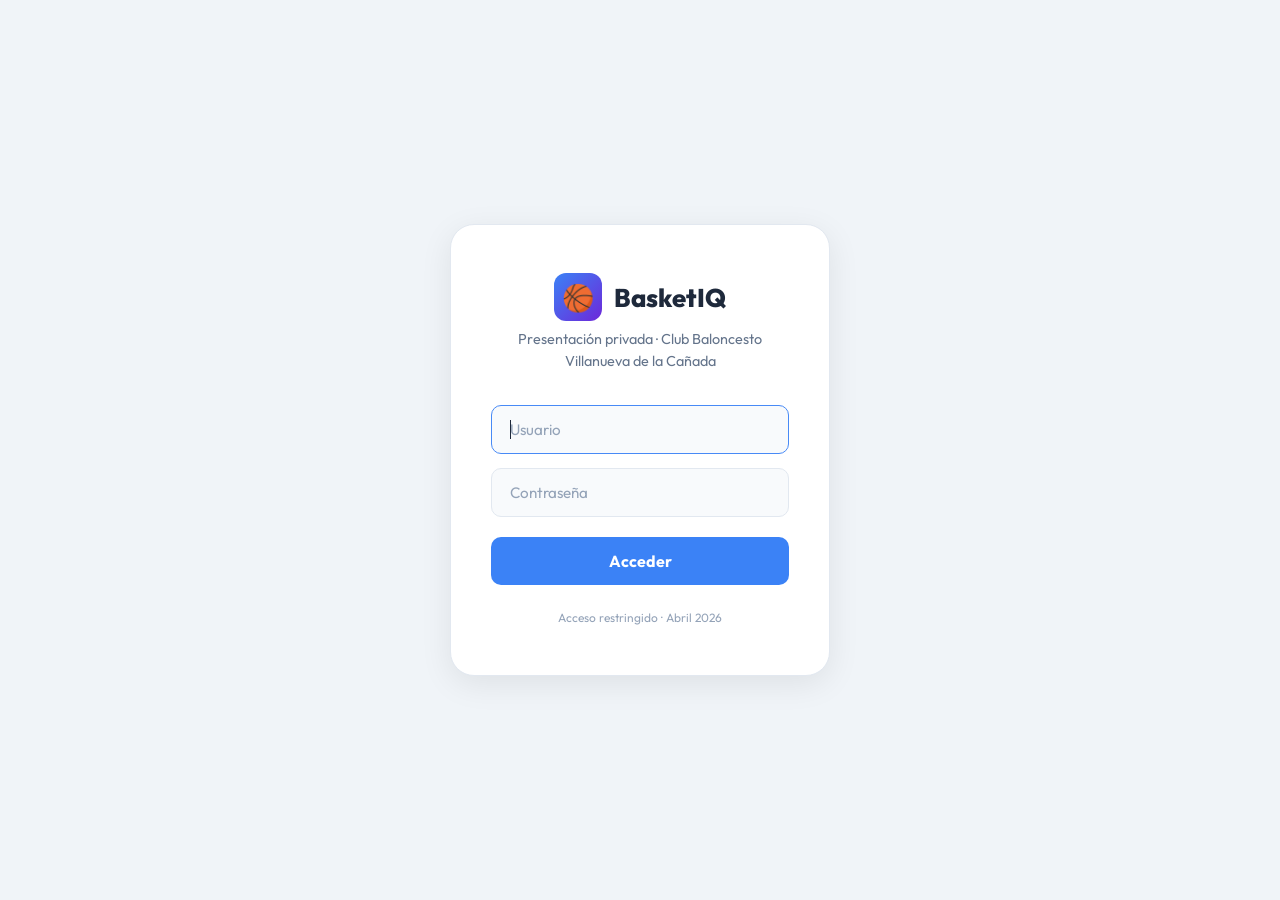
<file: pitch-club-canada.html>
<!DOCTYPE html>
<html lang="es">
<head>
  <meta charset="UTF-8" />
  <meta name="viewport" content="width=device-width, initial-scale=1.0" />
  <meta name="robots" content="noindex, nofollow" />
  <meta http-equiv="refresh" content="0; url=./pitch-club-deploy/" />
  <title>BasketIQ - Pitch Club</title>
  <link rel="canonical" href="./pitch-club-deploy/" />
  <link rel="preconnect" href="https://fonts.googleapis.com" />
  <link rel="preconnect" href="https://fonts.gstatic.com" crossorigin />
  <link href="https://fonts.googleapis.com/css2?family=Outfit:wght@300;400;600;700;800&display=swap" rel="stylesheet" />
  <style>
    :root {
      --bg: #0b0f19;
      --text: #ffffff;
      --muted: #94a3b8;
      --blue: #3b82f6;
      --glass: rgba(255,255,255,0.04);
      --glass-border: rgba(255,255,255,0.09);
    }

    * { box-sizing: border-box; }

    body {
      margin: 0;
      min-height: 100vh;
      display: flex;
      align-items: center;
      justify-content: center;
      padding: 24px;
      font-family: "Outfit", sans-serif;
      background:
        radial-gradient(circle at top, rgba(59,130,246,0.18), transparent 35%),
        var(--bg);
      color: var(--text);
    }

    .card {
      width: min(560px, 100%);
      padding: 32px;
      border-radius: 20px;
      background: var(--glass);
      border: 1px solid var(--glass-border);
      text-align: center;
      box-shadow: 0 24px 60px rgba(0,0,0,0.35);
    }

    h1 {
      margin: 0 0 12px;
      font-size: clamp(2rem, 4vw, 3rem);
      line-height: 1.05;
    }

    p {
      margin: 0 0 20px;
      color: var(--muted);
      line-height: 1.6;
    }

    a {
      display: inline-block;
      padding: 12px 22px;
      border-radius: 10px;
      background: var(--blue);
      color: #fff;
      text-decoration: none;
      font-weight: 700;
    }
  </style>
</head>
<body>
  <main class="card">
    <h1>Pitch trasladado</h1>
    <p>La version canonica y protegida del pitch del club vive ahora en <code>pitch-club-deploy/index.html</code>.</p>
    <a href="./pitch-club-deploy/">Abrir pitch del club</a>
  </main>
</body>
</html>
</file>
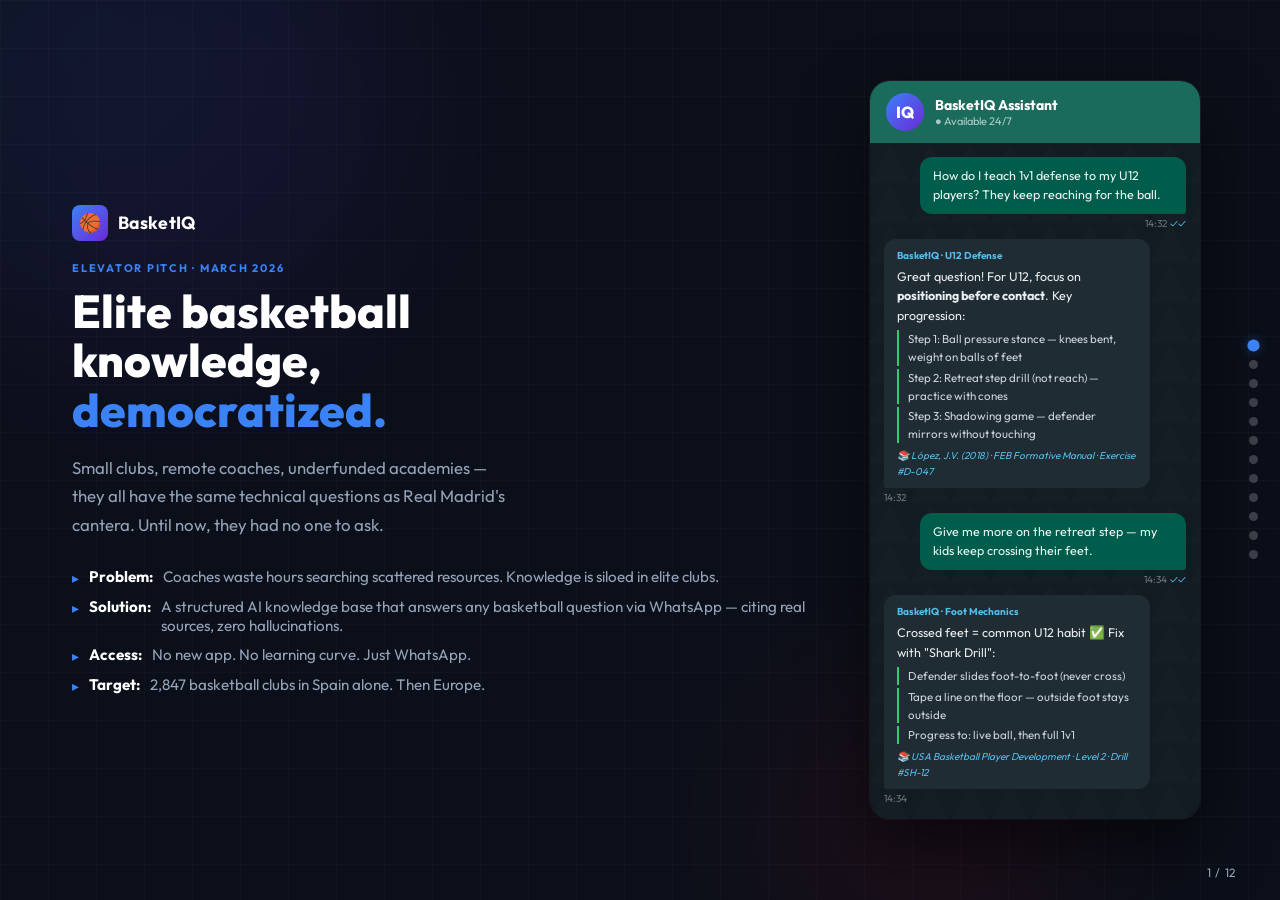
<file: pitch-socio.html>
<!DOCTYPE html>
<html lang="en">
<head>
  <meta charset="UTF-8" />
  <meta name="viewport" content="width=device-width, initial-scale=1.0" />
  <title>BasketIQ — Partner Briefing · March 2026</title>
  <link rel="preconnect" href="https://fonts.googleapis.com" />
  <link rel="preconnect" href="https://fonts.gstatic.com" crossorigin />
  <link href="https://fonts.googleapis.com/css2?family=Outfit:wght@300;400;600;700;800&display=swap" rel="stylesheet" />
  <style>
    /* ─── Design Tokens ─────────────────────────────────────────────────────── */
    :root {
      --bg:          #0b0f19;
      --text:        #ffffff;
      --muted:       #94a3b8;
      --blue:        #3b82f6;
      --blue-dim:    rgba(59,130,246,0.18);
      --blue-glow:   rgba(59,130,246,0.35);
      --red:         #cc1020;
      --red-dim:     rgba(204,16,32,0.15);
      --glass:       rgba(255,255,255,0.04);
      --glass-border:rgba(255,255,255,0.09);
      --wa-green:    #25d366;
      --wa-dark:     #075e54;
    }

    /* ─── Reset ─────────────────────────────────────────────────────────────── */
    *, *::before, *::after { margin:0; padding:0; box-sizing:border-box; }
    body {
      font-family: 'Outfit', sans-serif;
      background: var(--bg);
      color: var(--text);
      overflow: hidden;
    }

    /* ─── Scroll Container ───────────────────────────────────────────────────── */
    #deck {
      height: 100vh;
      overflow-y: scroll;
      scroll-snap-type: y mandatory;
      scroll-behavior: smooth;
    }
    #deck::-webkit-scrollbar { display: none; }
    #deck { -ms-overflow-style: none; scrollbar-width: none; }

    /* ─── Slide Base ─────────────────────────────────────────────────────────── */
    .slide {
      height: 100vh;
      scroll-snap-align: start;
      display: flex;
      align-items: center;
      justify-content: center;
      padding: 48px 80px 48px 72px;
      position: relative;
      overflow: hidden;
    }

    /* Subtle grid texture on every slide */
    .slide::before {
      content: '';
      position: absolute; inset: 0;
      background-image:
        linear-gradient(rgba(255,255,255,0.018) 1px, transparent 1px),
        linear-gradient(90deg, rgba(255,255,255,0.018) 1px, transparent 1px);
      background-size: 48px 48px;
      pointer-events: none;
    }

    /* ─── Fixed UI Chrome ─────────────────────────────────────────────────────── */
    #dotNav {
      position: fixed;
      right: 22px; top: 50%;
      transform: translateY(-50%);
      display: flex; flex-direction: column; gap: 10px;
      z-index: 999;
    }
    .dot {
      width: 9px; height: 9px;
      border-radius: 50%;
      border: none;
      background: rgba(255,255,255,0.2);
      cursor: pointer;
      transition: all 0.3s;
    }
    .dot.active {
      background: var(--blue);
      box-shadow: 0 0 8px var(--blue-glow);
      transform: scale(1.35);
    }
    .dot:hover:not(.active) { background: rgba(255,255,255,0.5); }

    #counter {
      position: fixed;
      bottom: 20px; right: 44px;
      font-size: 12px; color: var(--muted);
      letter-spacing: 0.06em;
      z-index: 999;
    }

    /* ─── Typography Helpers ─────────────────────────────────────────────────── */
    .eyebrow {
      font-size: 11px; font-weight: 700;
      text-transform: uppercase; letter-spacing: 0.16em;
      color: var(--blue); margin-bottom: 12px;
    }
    .eyebrow.red { color: var(--red); }
    h1 {
      font-size: clamp(2.4rem, 3.6vw, 3.8rem);
      font-weight: 800; line-height: 1.08; margin-bottom: 18px;
    }
    h2 {
      font-size: clamp(1.8rem, 2.8vw, 2.6rem);
      font-weight: 800; line-height: 1.12; margin-bottom: 14px;
    }
    h3 { font-size: 1rem; font-weight: 700; margin-bottom: 8px; }
    p   { color: var(--muted); line-height: 1.65; font-size: 0.92rem; }
    .accent-blue { color: var(--blue); }
    .accent-red  { color: var(--red); }

    /* Glass card */
    .card {
      background: var(--glass);
      border: 1px solid var(--glass-border);
      border-radius: 16px;
      padding: 22px 24px;
    }

    /* Badge */
    .badge {
      display: inline-block;
      padding: 3px 11px; border-radius: 20px;
      font-size: 10px; font-weight: 700;
      text-transform: uppercase; letter-spacing: 0.08em;
    }
    .badge-blue   { background: var(--blue-dim); color: var(--blue); border: 1px solid rgba(59,130,246,0.3); }
    .badge-green  { background: rgba(37,211,102,0.12); color: #4ade80; border: 1px solid rgba(74,222,128,0.3); }
    .badge-red    { background: var(--red-dim); color: #f87171; border: 1px solid rgba(248,113,113,0.3); }
    .badge-yellow { background: rgba(251,191,36,0.1); color: #fcd34d; border: 1px solid rgba(252,211,77,0.3); }
    .badge-purple { background: rgba(139,92,246,0.12); color: #c4b5fd; border: 1px solid rgba(196,181,253,0.3); }

    /* Glow blob */
    .blob {
      position: absolute; border-radius: 50%;
      filter: blur(90px); opacity: 0.1;
      pointer-events: none; z-index: 0;
    }

    /* ─── SLIDE 1: Elevator Pitch ───────────────────────────────────────────── */
    #s1 { flex-direction: row; gap: 56px; text-align: left; }

    .s1-left { flex: 1; position: relative; z-index: 1; }
    .s1-left .logo {
      display: flex; align-items: center; gap: 10px;
      margin-bottom: 20px;
    }
    .s1-left .logo-mark {
      width: 36px; height: 36px; border-radius: 8px;
      background: linear-gradient(135deg, var(--blue), #6d28d9);
      display: flex; align-items: center; justify-content: center;
      font-weight: 800; font-size: 18px;
    }
    .s1-left .logo-text {
      font-size: 1.1rem; font-weight: 700; letter-spacing: 0.02em;
    }
    .s1-left h1 span { color: var(--blue); }
    .s1-left .description {
      font-size: 1.05rem; color: var(--muted); line-height: 1.7;
      margin-bottom: 28px; max-width: 440px;
    }
    .s1-bullets { list-style: none; display: flex; flex-direction: column; gap: 10px; }
    .s1-bullets li {
      display: flex; align-items: flex-start; gap: 10px;
      font-size: 0.95rem; color: var(--muted);
    }
    .s1-bullets li::before {
      content: '▸'; color: var(--blue);
      flex-shrink: 0; margin-top: 2px; font-size: 0.85rem;
    }
    .s1-bullets li strong { color: var(--text); }

    /* WhatsApp Mock */
    .wa-wrap { width: 330px; flex-shrink: 0; position: relative; z-index: 1; }
    .wa-window {
      border-radius: 20px; overflow: hidden;
      box-shadow: 0 28px 64px rgba(0,0,0,0.55), 0 0 0 1px rgba(255,255,255,0.06);
    }
    .wa-header {
      background: #1b6b5c;
      padding: 12px 16px;
      display: flex; align-items: center; gap: 11px;
    }
    .wa-avatar {
      width: 38px; height: 38px; border-radius: 50%; flex-shrink: 0;
      background: linear-gradient(135deg, var(--blue), #6d28d9);
      display: flex; align-items: center; justify-content: center;
      font-size: 16px; font-weight: 800;
    }
    .wa-name  { font-size: 14px; font-weight: 700; color: #fff; }
    .wa-status{ font-size: 11px; color: rgba(255,255,255,0.65); }
    .wa-body {
      background: #111b21;
      padding: 14px;
      display: flex; flex-direction: column; gap: 9px;
      background-image: url("data:image/svg+xml,%3Csvg width='40' height='40' viewBox='0 0 40 40' xmlns='http://www.w3.org/2000/svg'%3E%3Cg fill='%23ffffff' fill-opacity='0.012'%3E%3Cpath d='M20 0L0 40h40z'/%3E%3C/g%3E%3C/svg%3E");
    }
    .wa-row { display: flex; flex-direction: column; }
    .wa-row.out { align-items: flex-end; }
    .wa-row.in  { align-items: flex-start; }
    .wa-bubble {
      max-width: 88%;
      padding: 9px 13px; border-radius: 12px;
      font-size: 12.5px; line-height: 1.55;
    }
    .wa-bubble.out { background: #005c4b; color: #e9f5f3; border-bottom-right-radius: 3px; }
    .wa-bubble.in  { background: #202c33; color: #e9edef; border-bottom-left-radius: 3px; }
    .wa-meta {
      display: flex; align-items: center; gap: 3px;
      font-size: 10px; color: rgba(255,255,255,0.38);
      margin-top: 3px;
    }
    .wa-row.out .wa-meta { justify-content: flex-end; }
    .ticks { color: #53bdeb; }
    .wa-label { font-size: 10px; color: #53bdeb; font-weight: 700; margin-bottom: 4px; }
    .wa-list { list-style: none; margin-top: 5px; display: flex; flex-direction: column; gap: 3px; }
    .wa-list li {
      font-size: 11.5px; color: #c8d3db;
      padding-left: 9px; border-left: 2px solid var(--wa-green);
    }
    .wa-cite { font-size: 10px; color: #53bdeb; margin-top: 5px; font-style: italic; }

    /* ─── SLIDE 2: Why Different ───────────────────────────────────────────── */
    #s2 { flex-direction: column; gap: 0; justify-content: center; }
    .s2-header { text-align: center; margin-bottom: 28px; }
    .compare-grid {
      display: grid; grid-template-columns: 1fr 1fr;
      gap: 14px; width: 100%; max-width: 920px; margin: 0 auto 18px;
    }
    .cmp-card { background: var(--glass); border: 1px solid var(--glass-border); border-radius: 14px; padding: 18px 22px; }
    .cmp-vs { font-size: 11px; font-weight: 700; text-transform: uppercase; letter-spacing: 0.1em; color: var(--muted); margin-bottom: 12px; display: flex; align-items: center; gap: 8px; }
    .cmp-vs span { font-size: 18px; }
    .cmp-row { display: flex; flex-direction: column; gap: 6px; }
    .cmp-item {
      font-size: 12.5px; padding: 6px 10px; border-radius: 8px;
      display: flex; align-items: flex-start; gap: 7px; line-height: 1.45;
    }
    .cmp-item.bad  { background: rgba(239,68,68,0.08); color: #fca5a5; }
    .cmp-item.good { background: rgba(34,197,94,0.08); color: #86efac; }
    .cmp-item .icon { flex-shrink: 0; margin-top: 1px; }
    .first-mover {
      background: linear-gradient(135deg, rgba(59,130,246,0.1), rgba(139,92,246,0.07));
      border: 1px solid rgba(59,130,246,0.28);
      border-radius: 12px; padding: 14px 28px;
      text-align: center; max-width: 920px; width: 100%; margin: 0 auto;
    }
    .first-mover p { color: #fff; font-size: 0.95rem; font-weight: 600; }
    .first-mover span { color: var(--blue); }

    /* ─── SLIDE 3: Functional Components ──────────────────────────────────── */
    #s3 { flex-direction: column; }
    .s3-header { text-align: center; margin-bottom: 28px; }
    .pillars {
      display: grid; grid-template-columns: repeat(4,1fr);
      gap: 14px; width: 100%; max-width: 1100px; margin: 0 auto 18px;
    }
    .pillar {
      background: var(--glass); border: 1px solid var(--glass-border);
      border-radius: 18px; padding: 26px 22px;
      display: flex; flex-direction: column; gap: 10px;
      position: relative; overflow: hidden;
    }
    .pillar::after {
      content: ''; position: absolute; top: 0; left: 0; right: 0; height: 3px;
    }
    .pillar.p1::after { background: linear-gradient(90deg, var(--blue), #6d28d9); }
    .pillar.p2::after { background: linear-gradient(90deg, #f59e0b, #ef4444); }
    .pillar.p3::after { background: linear-gradient(90deg, var(--wa-green), #128c7e); }
    .pillar.p4::after { background: linear-gradient(90deg, #a855f7, #ec4899); }
    .pillar-icon { font-size: 30px; line-height: 1; }
    .pillar h3 { font-size: 1rem; font-weight: 700; }
    .pillar p { font-size: 0.82rem; }
    .pillar-feats { list-style: none; display: flex; flex-direction: column; gap: 5px; margin-top: 4px; }
    .pillar-feats li { font-size: 0.8rem; color: var(--muted); display: flex; align-items: flex-start; gap: 6px; }
    .pillar-feats li::before { content: '·'; color: var(--blue); font-weight: 900; flex-shrink: 0; }
    .arch-flow {
      display: flex; align-items: center; gap: 8px;
      justify-content: center; flex-wrap: wrap;
      max-width: 980px; width: 100%; margin: 0 auto;
    }
    .arch-node {
      background: var(--blue-dim); border: 1px solid rgba(59,130,246,0.28);
      border-radius: 8px; padding: 8px 16px;
      font-size: 12px; font-weight: 700; color: var(--blue);
    }
    .arch-arrow { color: var(--muted); font-size: 1.1rem; }

    /* ─── SLIDE 4: Lean Development ────────────────────────────────────────── */
    #s4 { flex-direction: column; }
    .s4-header { text-align: center; margin-bottom: 26px; }
    .prog-row {
      display: grid; grid-template-columns: repeat(3, 1fr);
      gap: 0; width: 100%; max-width: 940px; margin: 0 auto 22px;
      position: relative;
    }
    .prog-row::before {
      content: '';
      position: absolute; top: 26px; left: calc(16.66% + 8px); right: calc(16.66% + 8px);
      height: 2px; background: linear-gradient(90deg, var(--blue), #6d28d9);
      z-index: 0;
    }
    .prog-item {
      background: var(--glass); border: 1px solid var(--glass-border);
      padding: 18px 20px; position: relative; z-index: 1;
    }
    .prog-item:first-child { border-radius: 14px 0 0 14px; }
    .prog-item:last-child  { border-radius: 0 14px 14px 0; }
    .prog-item + .prog-item { border-left: none; }
    .prog-phase {
      font-size: 10px; font-weight: 700; text-transform: uppercase;
      letter-spacing: 0.12em; color: var(--blue); margin-bottom: 6px;
    }
    .prog-item h3 { font-size: 0.95rem; margin-bottom: 6px; }
    .prog-item p  { font-size: 0.8rem; }
    .prog-item .prog-badge-row { display: flex; gap: 6px; margin-top: 8px; flex-wrap: wrap; }
    .epics-row {
      display: grid; grid-template-columns: repeat(7, 1fr);
      gap: 10px; width: 100%; max-width: 940px; margin: 0 auto 18px;
    }
    .epic-chip {
      background: var(--glass); border: 1px solid var(--glass-border);
      border-radius: 12px; padding: 12px 8px; text-align: center;
    }
    .epic-num {
      font-size: 20px; font-weight: 800; color: var(--blue);
      line-height: 1; margin-bottom: 6px;
    }
    .epic-chip p { font-size: 0.7rem; line-height: 1.4; color: var(--muted); }
    .lean-principles {
      display: flex; gap: 14px; justify-content: center; flex-wrap: wrap;
      max-width: 940px; width: 100%; margin: 0 auto;
    }
    .principle {
      background: rgba(59,130,246,0.07); border: 1px solid rgba(59,130,246,0.18);
      border-radius: 10px; padding: 9px 16px;
      font-size: 0.82rem; color: var(--text); font-weight: 500;
    }
    .principle span { color: var(--blue); font-weight: 700; }

    /* ─── SLIDE 5: Funding ─────────────────────────────────────────────────── */
    #s5 { flex-direction: column; }
    .s5-header { text-align: center; margin-bottom: 26px; }
    .funding-grid {
      display: grid; grid-template-columns: repeat(4, 1fr);
      gap: 14px; width: 100%; max-width: 980px; margin: 0 auto 18px;
    }
    .f-card {
      background: var(--glass); border: 1px solid var(--glass-border);
      border-radius: 16px; padding: 18px 18px;
      display: flex; flex-direction: column; gap: 8px;
      position: relative; overflow: hidden;
    }
    .f-card.spotlight {
      border-color: rgba(59,130,246,0.35);
      background: linear-gradient(145deg, rgba(59,130,246,0.09), rgba(139,92,246,0.05));
    }
    .f-stage {
      font-size: 10px; font-weight: 700; text-transform: uppercase;
      letter-spacing: 0.12em; color: var(--blue);
    }
    .f-timeline { font-size: 10.5px; color: var(--muted); margin-top: -4px; }
    .f-amount {
      font-size: 1.55rem; font-weight: 800; line-height: 1.1;
      margin: 4px 0 2px;
    }
    .f-equity {
      font-size: 10px; font-weight: 700; padding: 3px 9px;
      border-radius: 20px; display: inline-block; align-self: flex-start;
    }
    .eq-zero   { background: rgba(74,222,128,0.12); color: #4ade80; }
    .eq-low    { background: rgba(251,191,36,0.12); color: #fcd34d; }
    .eq-opt    { background: rgba(167,139,250,0.12); color: #c4b5fd; }
    .f-items   { list-style: none; display: flex; flex-direction: column; gap: 4px; margin-top: 4px; }
    .f-items li{
      font-size: 0.78rem; color: var(--muted);
      display: flex; align-items: flex-start; gap: 6px;
    }
    .f-items li::before { content: '→'; color: var(--blue); flex-shrink: 0; }
    .funding-totals {
      background: linear-gradient(135deg, rgba(59,130,246,0.1), rgba(139,92,246,0.06));
      border: 1px solid rgba(59,130,246,0.26);
      border-radius: 12px; padding: 13px 28px;
      display: flex; align-items: center; justify-content: center; gap: 28px;
      max-width: 980px; width: 100%; margin: 0 auto; flex-wrap: wrap;
    }
    .ft-item { text-align: center; }
    .ft-num  { font-size: 1.5rem; font-weight: 800; color: var(--blue); line-height: 1; }
    .ft-lbl  { font-size: 0.75rem; color: var(--muted); margin-top: 2px; }
    .ft-div  { width: 1px; height: 36px; background: var(--glass-border); }

    /* ─── SLIDE 6: Visibility ──────────────────────────────────────────────── */
    #s6 { flex-direction: column; }
    .s6-header { text-align: center; margin-bottom: 26px; }
    .vis-grid {
      display: grid; grid-template-columns: 1fr 1fr;
      gap: 18px; width: 100%; max-width: 940px; margin: 0 auto 18px;
    }
    .vis-col-head {
      font-size: 11px; font-weight: 700; text-transform: uppercase;
      letter-spacing: 0.12em; color: var(--blue); margin-bottom: 12px;
    }
    .vis-col-head.red { color: var(--red); }
    .vis-items { display: flex; flex-direction: column; gap: 10px; }
    .vi {
      background: var(--glass); border: 1px solid var(--glass-border);
      border-radius: 12px; padding: 12px 14px;
      display: flex; align-items: flex-start; gap: 11px;
    }
    .vi-icon { font-size: 22px; flex-shrink: 0; line-height: 1; margin-top: 1px; }
    .vi-body h5 { font-size: 0.88rem; font-weight: 700; margin-bottom: 3px; }
    .vi-body p  { font-size: 0.78rem; }
    .vis-callout {
      background: rgba(204,16,32,0.07); border: 1px solid rgba(204,16,32,0.22);
      border-radius: 12px; padding: 13px 28px;
      text-align: center; max-width: 940px; width: 100%; margin: 0 auto;
    }
    .vis-callout p { color: #fff; font-size: 0.9rem; font-weight: 600; }
    .vis-callout span { color: var(--red); }

    /* ─── SLIDE 7: Milestones ─────────────────────────────────────────────── */
    #s7 { flex-direction: column; }
    .s7-header { text-align: center; margin-bottom: 28px; }
    .tl-track {
      display: flex; width: 100%; max-width: 1020px; margin: 0 auto;
      position: relative; align-items: flex-start;
    }
    .tl-track::before {
      content: '';
      position: absolute; left: 0; right: 0; top: 11px; height: 2px;
      background: linear-gradient(90deg, var(--blue), #6d28d9, var(--red));
      z-index: 0;
    }
    .tl-item {
      flex: 1; display: flex; flex-direction: column; align-items: center;
      position: relative; z-index: 1;
    }
    .tl-dot {
      width: 12px; height: 12px; border-radius: 50%;
      background: var(--blue); box-shadow: 0 0 6px var(--blue-glow);
      margin-bottom: 14px; flex-shrink: 0;
    }
    .tl-dot.crit {
      background: var(--red); box-shadow: 0 0 6px rgba(204,16,32,0.5);
      width: 16px; height: 16px;
    }
    .tl-box {
      background: var(--glass); border: 1px solid var(--glass-border);
      border-radius: 10px; padding: 12px 10px; width: 92%; text-align: center;
    }
    .tl-month {
      font-size: 10px; font-weight: 700; text-transform: uppercase;
      letter-spacing: 0.1em; color: var(--blue); margin-bottom: 5px;
    }
    .tl-month.red { color: var(--red); }
    .tl-box h4 { font-size: 0.78rem; font-weight: 700; color: #fff; margin-bottom: 4px; }
    .tl-box p  { font-size: 0.72rem; line-height: 1.4; }
    .tl-metrics {
      display: flex; gap: 14px; justify-content: center; flex-wrap: wrap;
      max-width: 1020px; width: 100%; margin: 18px auto 0;
    }
    .tl-metric {
      background: rgba(59,130,246,0.07); border: 1px solid rgba(59,130,246,0.18);
      border-radius: 10px; padding: 7px 14px;
      font-size: 0.8rem; color: var(--muted);
    }
    .tl-metric strong { color: #fff; font-weight: 700; }

    /* ─── SLIDE 8 / 9 / 10: MVP Slides ──────────────────────────────────── */
    .mvp-slide { flex-direction: row; gap: 60px; }
    .mvp-left  { flex: 1.1; position: relative; z-index: 1; }
    .mvp-right { flex: 1; display: flex; flex-direction: column; gap: 12px; position: relative; z-index: 1; }
    .mvp-hito  {
      font-size: 10px; font-weight: 700; text-transform: uppercase;
      letter-spacing: 0.16em; color: var(--red); margin-bottom: 10px;
    }
    .mvp-left h2 { font-size: clamp(1.6rem, 2.5vw, 2.3rem); margin-bottom: 12px; }
    .mvp-left p  { font-size: 0.95rem; margin-bottom: 18px; }
    .mvp-badges  { display: flex; gap: 8px; flex-wrap: wrap; margin-top: 4px; }
    .mvp-sub-card {
      background: var(--glass); border: 1px solid var(--glass-border);
      border-radius: 14px; padding: 16px 18px;
    }
    .mvp-sub-card h4 {
      font-size: 10px; font-weight: 700; text-transform: uppercase;
      letter-spacing: 0.1em; color: var(--blue); margin-bottom: 10px;
    }
    .mvp-sub-card h4.red { color: var(--red); }
    .mvp-list { list-style: none; display: flex; flex-direction: column; gap: 7px; }
    .mvp-list li {
      font-size: 0.83rem; color: var(--muted);
      display: flex; align-items: flex-start; gap: 8px; line-height: 1.5;
    }
    .mvp-list li::before { content: '✓'; color: #4ade80; font-weight: 700; flex-shrink: 0; }
    .tl-list { list-style: none; display: flex; flex-direction: column; gap: 8px; }
    .tl-list li {
      font-size: 0.82rem; color: var(--muted);
      display: flex; align-items: flex-start; gap: 10px;
    }
    .tl-list li .tl-d {
      font-weight: 700; color: #fff; width: 76px; flex-shrink: 0; font-size: 0.78rem;
    }
    .eic-stats {
      display: flex; gap: 14px; flex-wrap: wrap; margin-top: 4px;
    }
    .eic-stat {
      background: var(--glass); border: 1px solid var(--glass-border);
      border-radius: 12px; padding: 14px 18px; text-align: center; flex: 1; min-width: 90px;
    }
    .eic-stat .es-num {
      font-size: 1.5rem; font-weight: 800; color: var(--blue); line-height: 1;
    }
    .eic-stat .es-lbl { font-size: 0.72rem; color: var(--muted); margin-top: 4px; }
    .plan-b-box {
      background: rgba(251,191,36,0.06); border: 1px solid rgba(251,191,36,0.22);
      border-radius: 12px; padding: 14px 16px; margin-top: 4px;
    }
    .plan-b-box h4 { font-size: 0.82rem; font-weight: 700; color: #fcd34d; margin-bottom: 6px; }
    .plan-b-box p  { font-size: 0.78rem; }

    /* ─── ARCH SLIDE: pulse animations ──────────────────────────────────────── */
    @keyframes arch-pulse-blue {
      0%,100% { box-shadow: 0 0 0 0 rgba(59,130,246,0); }
      50%      { box-shadow: 0 0 16px 4px rgba(59,130,246,0.28); }
    }
    @keyframes arch-pulse-green {
      0%,100% { box-shadow: 0 0 0 0 rgba(16,185,129,0); }
      50%      { box-shadow: 0 0 20px 5px rgba(16,185,129,0.3); }
    }
    .apb { animation: arch-pulse-blue  3s ease-in-out infinite; }
    .apg { animation: arch-pulse-green 2.5s ease-in-out infinite; }
  </style>
</head>
<body>

  <!-- ─── Fixed Chrome ─────────────────────────────────────────────────────── -->
  <nav id="dotNav"></nav>
  <div id="counter">1 / 10</div>

  <!-- ─── Deck ──────────────────────────────────────────────────────────────── -->
  <div id="deck">

    <!-- ═══════════════════════════════════════════════════════════════════════
         SLIDE 1 · ELEVATOR PITCH
    ═══════════════════════════════════════════════════════════════════════ -->
    <section id="s1" class="slide">
      <div class="blob" style="width:500px;height:500px;background:linear-gradient(135deg,var(--blue),#6d28d9);top:-150px;left:-100px;"></div>
      <div class="blob" style="width:300px;height:300px;background:var(--red);bottom:-80px;right:200px;"></div>

      <div class="s1-left">
        <div class="logo">
          <div class="logo-mark">🏀</div>
          <span class="logo-text">BasketIQ</span>
        </div>
        <div class="eyebrow">Elevator Pitch · March 2026</div>
        <h1>Elite basketball<br>knowledge,<br><span>democratized.</span></h1>
        <p class="description">
          Small clubs, remote coaches, underfunded academies — they all have the same technical questions as Real Madrid's cantera. Until now, they had no one to ask.
        </p>
        <ul class="s1-bullets">
          <li><strong>Problem:</strong> Coaches waste hours searching scattered resources. Knowledge is siloed in elite clubs.</li>
          <li><strong>Solution:</strong> A structured AI knowledge base that answers any basketball question via WhatsApp — citing real sources, zero hallucinations.</li>
          <li><strong>Access:</strong> No new app. No learning curve. Just WhatsApp.</li>
          <li><strong>Target:</strong> 2,847 basketball clubs in Spain alone. Then Europe.</li>
        </ul>
      </div>

      <div class="wa-wrap">
        <div class="wa-window">
          <div class="wa-header">
            <div class="wa-avatar">IQ</div>
            <div>
              <div class="wa-name">BasketIQ Assistant</div>
              <div class="wa-status">● Available 24/7</div>
            </div>
          </div>
          <div class="wa-body">

            <div class="wa-row out">
              <div class="wa-bubble out">How do I teach 1v1 defense to my U12 players? They keep reaching for the ball.</div>
              <div class="wa-meta"><span>14:32</span><span class="ticks">✓✓</span></div>
            </div>

            <div class="wa-row in">
              <div class="wa-bubble in">
                <div class="wa-label">BasketIQ · U12 Defense</div>
                Great question! For U12, focus on <strong>positioning before contact</strong>. Key progression:
                <ul class="wa-list">
                  <li>Step 1: Ball pressure stance — knees bent, weight on balls of feet</li>
                  <li>Step 2: Retreat step drill (not reach) — practice with cones</li>
                  <li>Step 3: Shadowing game — defender mirrors without touching</li>
                </ul>
                <div class="wa-cite">📚 López, J.V. (2018) · FEB Formative Manual · Exercise #D-047</div>
              </div>
              <div class="wa-meta"><span>14:32</span></div>
            </div>

            <div class="wa-row out">
              <div class="wa-bubble out">Give me more on the retreat step — my kids keep crossing their feet.</div>
              <div class="wa-meta"><span>14:34</span><span class="ticks">✓✓</span></div>
            </div>

            <div class="wa-row in">
              <div class="wa-bubble in">
                <div class="wa-label">BasketIQ · Foot Mechanics</div>
                Crossed feet = common U12 habit ✅ Fix with "Shark Drill":
                <ul class="wa-list">
                  <li>Defender slides foot-to-foot (never cross)</li>
                  <li>Tape a line on the floor — outside foot stays outside</li>
                  <li>Progress to: live ball, then full 1v1</li>
                </ul>
                <div class="wa-cite">📚 USA Basketball Player Development · Level 2 · Drill #SH-12</div>
              </div>
              <div class="wa-meta"><span>14:34</span></div>
            </div>

          </div>
        </div>
      </div>
    </section>

    <!-- ═══════════════════════════════════════════════════════════════════════
         SLIDE 2 · WHY BASKETIQ IS DIFFERENT
    ═══════════════════════════════════════════════════════════════════════ -->
    <section id="s2" class="slide" style="flex-direction:column;">
      <div class="blob" style="width:400px;height:400px;background:var(--blue);top:-100px;right:-80px;opacity:0.08;filter:blur(80px);"></div>

      <div class="s2-header">
        <div class="eyebrow">Competitive Positioning</div>
        <h2>Why BasketIQ is <span class="accent-blue">different</span></h2>
      </div>

      <div class="compare-grid">
        <div class="cmp-card">
          <div class="cmp-vs"><span>🤖</span>vs ChatGPT / Generic AI</div>
          <div class="cmp-row">
            <div class="cmp-item bad"><span class="icon">✗</span>Hallucinates exercises — cites non-existent drills</div>
            <div class="cmp-item bad"><span class="icon">✗</span>No source citations — impossible to verify, GDPR risk</div>
            <div class="cmp-item bad"><span class="icon">✗</span>No basketball domain knowledge — generic answers</div>
            <div class="cmp-item good"><span class="icon">✓</span>BasketIQ: Proprietary ontology + auditable citation lineage</div>
          </div>
        </div>

        <div class="cmp-card">
          <div class="cmp-vs"><span>▶️</span>vs YouTube / Hudl / Video Platforms</div>
          <div class="cmp-row">
            <div class="cmp-item bad"><span class="icon">✗</span>Scattered content — hours of searching for one drill</div>
            <div class="cmp-item bad"><span class="icon">✗</span>Variable quality — no methodological structure</div>
            <div class="cmp-item bad"><span class="icon">✗</span>No conversational refinement — you watch, you don't ask</div>
            <div class="cmp-item good"><span class="icon">✓</span>BasketIQ: Structured progressions, ask follow-up questions</div>
          </div>
        </div>

        <div class="cmp-card">
          <div class="cmp-vs"><span>📋</span>vs FEB / Federation Courses</div>
          <div class="cmp-row">
            <div class="cmp-item bad"><span class="icon">✗</span>Static content — course is the same for everyone</div>
            <div class="cmp-item bad"><span class="icon">✗</span>Expensive: €300–€1,500 · Available once a year</div>
            <div class="cmp-item bad"><span class="icon">✗</span>Not contextual — no answer to "my specific U12 problem today"</div>
            <div class="cmp-item good"><span class="icon">✓</span>BasketIQ: Available 24/7 · Updated continuously · €50–75/month</div>
          </div>
        </div>

        <div class="cmp-card">
          <div class="cmp-vs"><span>📱</span>vs Club Management SaaS (TeamSnap, etc.)</div>
          <div class="cmp-row">
            <div class="cmp-item bad"><span class="icon">✗</span>Admin tools only — scheduling, payments, no knowledge</div>
            <div class="cmp-item bad"><span class="icon">✗</span>No AI — no conversational coaching support</div>
            <div class="cmp-item bad"><span class="icon">✗</span>New app friction — requires teams to migrate</div>
            <div class="cmp-item good"><span class="icon">✓</span>BasketIQ: AI-first knowledge · WhatsApp · Zero migration needed</div>
          </div>
        </div>
      </div>

      <div class="first-mover">
        <p>🏆 <span>No AI-powered basketball knowledge base exists in Europe.</span> We are the first mover in a vertical with 2,847 clubs in Spain and 35,000+ across Europe.</p>
      </div>
    </section>

    <!-- ═══════════════════════════════════════════════════════════════════════
         SLIDE 3 · FUNCTIONAL COMPONENTS
    ═══════════════════════════════════════════════════════════════════════ -->
    <section id="s3" class="slide" style="flex-direction:column;">
      <div class="blob" style="width:450px;height:450px;background:linear-gradient(135deg,#6d28d9,var(--blue));bottom:-100px;left:-80px;opacity:0.09;filter:blur(90px);"></div>

      <div class="s3-header">
        <div class="eyebrow">Cloud-Agnostic Architecture</div>
        <h2>Provider-Resilient <span class="accent-blue">Infrastructure</span></h2>
      </div>

      <div class="pillars">
        <div class="pillar p1">
          <div class="pillar-icon">🧠</div>
          <div class="badge badge-blue">Proprietary · First in Europe</div>
          <h3>Basketball Ontology</h3>
          <p>A structured semantic map of 2,000+ formative basketball concepts — the foundation nothing else has.</p>
          <ul class="pillar-feats">
            <li>OWL/RDF schema: exercises, progressions, objectives, age groups</li>
            <li>Example: "Suspension shot" → 8-stage progression → 50 drills → common errors</li>
            <li>Knowledge Graph (Neo4j) — queryable, extensible, club-specific adaptable</li>
            <li>Built from FIBA, WABC, FEB official sources — fully auditable</li>
          </ul>
        </div>

        <div class="pillar p2">
          <div class="pillar-icon">⚡</div>
          <div class="badge badge-yellow">GDPR-Compliant · Zero Hallucinations</div>
          <h3>RAG + Citation Lineage</h3>
          <p>Orchestration layer that leverages **Claude, GPT, and Gemini** through a sovereign enterprise gateway.</p>
          <ul class="pillar-feats">
            <li>Multi-model routing: optimized for response cost vs accuracy</li>
            <li>SOC2/GDPR compliant infrastructure (AWS Bedrock / Vertex AI)</li>
            <li>Citation lineage: automatic source verification for every response</li>
            <li>NLU Precision: high-accuracy basketball domain understanding</li>
          </ul>
        </div>

        <div class="pillar p3">
          <div class="pillar-icon">💬</div>
          <div class="badge badge-green">Zero Friction · Zero App</div>
          <h3>WhatsApp-First UX</h3>
          <p>Coaches already live on WhatsApp. We don't ask them to change behavior.</p>
          <ul class="pillar-feats">
            <li>Conversational: ask, refine, drill down — just like texting an expert</li>
            <li>Response time: &lt;30 seconds for structured, cited answer</li>
            <li>Context memory: follow-up questions build on previous exchange</li>
            <li>Future: Web portal + analytics dashboard for club coordinators</li>
          </ul>
        </div>

        <div class="pillar p4">
          <div class="pillar-icon">🔄</div>
          <div class="badge badge-purple">Adaptive · Club-Specific</div>
          <h3>Living Knowledge Graph</h3>
          <p>The KB is not static. Every session, every coach interaction, every match outcome teaches the system.</p>
          <ul class="pillar-feats">
            <li>Confidence scores on every relationship — exercises that get used go up; rejected ones go down</li>
            <li>Nightly ETL: WhatsApp session logs → graph confidence updates (automated)</li>
            <li>Coach retrospectives + match analysis feed back into the graph</li>
            <li>Club-specific layer: your club's patterns personalize your recommendations over time</li>
            <li>Future: multi-club consensus — Bayesian averaging across clubs improves the shared graph for everyone</li>
          </ul>
        </div>
      </div>

      <!-- Beyond AI: mission values -->
      <div style="display:flex;gap:14px;width:100%;max-width:1100px;margin:12px auto 0;">
        <div style="flex:1;background:linear-gradient(135deg,rgba(59,130,246,0.08),rgba(139,92,246,0.05));border:1px solid rgba(59,130,246,0.22);border-radius:12px;padding:12px 18px;display:flex;align-items:center;gap:14px;">
          <div style="font-size:28px;flex-shrink:0;">💶</div>
          <div>
            <div style="font-size:11px;font-weight:700;text-transform:uppercase;letter-spacing:0.1em;color:var(--blue);margin-bottom:3px;">Democratisation of knowledge</div>
            <div style="font-size:0.8rem;color:var(--muted);line-height:1.5;">Elite methodology available to any club, anywhere. <strong style="color:#fff;">€50–75/month</strong> vs €300–1,500 for a federation course. Small club in a village = same knowledge as Real Madrid's cantera.</div>
          </div>
        </div>
        <div style="flex:1;background:linear-gradient(135deg,rgba(204,16,32,0.07),rgba(251,113,133,0.04));border:1px solid rgba(204,16,32,0.2);border-radius:12px;padding:12px 18px;display:flex;align-items:center;gap:14px;">
          <div style="font-size:28px;flex-shrink:0;">🏀</div>
          <div>
            <div style="font-size:11px;font-weight:700;text-transform:uppercase;letter-spacing:0.1em;color:#f87171;margin-bottom:3px;">Promotion of grassroots sport</div>
            <div style="font-size:0.8rem;color:var(--muted);line-height:1.5;">Better-equipped coaches → better training → <strong style="color:#fff;">more kids stay in sport</strong>. Every retention improvement is social impact. Directly fundable as public interest (Madrid Emprende, CSD, EIC social dimension).</div>
          </div>
        </div>
      </div>

      <div class="arch-flow">
        <div class="arch-node">Coach WhatsApp</div>
        <div class="arch-arrow">→</div>
        <div class="arch-node">NLU + Intent</div>
        <div class="arch-arrow">→</div>
        <div class="arch-node">RAG Engine</div>
        <div class="arch-arrow">→</div>
        <div class="arch-node">Ontology Graph</div>
        <div class="arch-arrow">→</div>
        <div class="arch-node">Cited Answer</div>
        <div class="arch-arrow">↗ ↙</div>
        <div class="arch-node" style="border-color:rgba(168,85,247,0.4);color:#c4b5fd;background:rgba(168,85,247,0.1);">Feedback Loop</div>
      </div>
      <div style="text-align:center;font-size:0.72rem;color:var(--muted);margin-top:7px;max-width:1100px;width:100%;">Session logs · Coach retrospectives · Match outcomes → confidence scores updated nightly → KB adapts to your club</div>
    </section>

    <!-- ═══════════════════════════════════════════════════════════════════════
         SLIDE ARCH · ARCHITECTURE DIAGRAM
    ═══════════════════════════════════════════════════════════════════════ -->
    <section id="s-arch" class="slide" style="flex-direction:column; padding: 32px 60px 20px 72px;">
      <div class="blob" style="width:440px;height:440px;background:linear-gradient(135deg,#6d28d9,var(--blue));top:-100px;right:-80px;opacity:0.07;filter:blur(100px);pointer-events:none;"></div>

      <div style="text-align:center;margin-bottom:16px;position:relative;z-index:1;flex-shrink:0;">
        <div class="eyebrow">Technical Architecture</div>
        <h2>How BasketIQ <span class="accent-blue">thinks</span></h2>
      </div>

      <!-- Diagram: 960 × 316 fixed canvas, scroll-safe -->
      <div style="position:relative;width:min(960px,100%);height:316px;margin:0 auto;flex-shrink:0;z-index:1;">

        <!-- Swim lane backgrounds -->
        <div style="position:absolute;left:0;top:0;width:178px;height:316px;background:rgba(59,130,246,0.05);border:1px solid rgba(59,130,246,0.14);border-radius:12px;"></div>
        <div style="position:absolute;left:186px;top:0;width:452px;height:316px;background:rgba(139,92,246,0.05);border:1px solid rgba(139,92,246,0.12);border-radius:12px;"></div>
        <div style="position:absolute;left:646px;top:0;width:314px;height:316px;background:rgba(16,185,129,0.04);border:1px solid rgba(16,185,129,0.12);border-radius:12px;"></div>

        <!-- Lane labels -->
        <div style="position:absolute;left:0;top:11px;width:178px;text-align:center;font-size:9.5px;font-weight:700;text-transform:uppercase;letter-spacing:0.13em;color:rgba(59,130,246,0.85);">Interface</div>
        <div style="position:absolute;left:186px;top:11px;width:452px;text-align:center;font-size:9.5px;font-weight:700;text-transform:uppercase;letter-spacing:0.13em;color:rgba(167,139,250,0.9);">AI Engine</div>
        <div style="position:absolute;left:646px;top:11px;width:314px;text-align:center;font-size:9.5px;font-weight:700;text-transform:uppercase;letter-spacing:0.13em;color:rgba(52,211,153,0.9);">Knowledge Base</div>

        <!-- Node: WhatsApp -->
        <div class="apb" style="position:absolute;left:18px;top:64px;width:142px;background:rgba(59,130,246,0.1);border:1px solid rgba(59,130,246,0.32);border-radius:12px;padding:14px 8px;text-align:center;">
          <div style="font-size:26px;line-height:1;margin-bottom:6px;">💬</div>
          <div style="font-size:12px;font-weight:700;color:#fff;margin-bottom:3px;">WhatsApp</div>
          <div style="font-size:9.5px;color:var(--muted);line-height:1.45;">Coach asks<br>in plain language</div>
        </div>

        <!-- Node: NLU -->
        <div style="position:absolute;left:200px;top:58px;width:118px;background:rgba(139,92,246,0.1);border:1px solid rgba(139,92,246,0.28);border-radius:12px;padding:12px 8px;text-align:center;">
          <div style="font-size:22px;line-height:1;margin-bottom:5px;">🔍</div>
          <div style="font-size:11px;font-weight:700;color:#fff;margin-bottom:2px;">NLU + Intent</div>
          <div style="font-size:9px;color:var(--muted);">Understands question</div>
        </div>

        <!-- Node: LLM Inference API -->
        <div style="position:absolute;left:348px;top:58px;width:118px;background:rgba(139,92,246,0.1);border:1px solid rgba(139,92,246,0.28);border-radius:12px;padding:12px 8px;text-align:center;">
          <div style="font-size:22px;line-height:1;margin-bottom:5px;">🤖</div>
          <div style="font-size:11px;font-weight:700;color:#fff;margin-bottom:2px;">Inference API</div>
          <div style="font-size:9px;color:var(--muted);">Multi-Model Routing</div>
        </div>

        <!-- Node: Citation Lineage -->
        <div style="position:absolute;left:496px;top:58px;width:120px;background:rgba(139,92,246,0.1);border:1px solid rgba(139,92,246,0.28);border-radius:12px;padding:12px 8px;text-align:center;">
          <div style="font-size:22px;line-height:1;margin-bottom:5px;">📎</div>
          <div style="font-size:11px;font-weight:700;color:#fff;margin-bottom:2px;">Citation Lineage</div>
          <div style="font-size:9px;color:var(--muted);">Sources every answer</div>
        </div>

        <!-- Node: Ontology Graph (pulsing) -->
        <div class="apg" style="position:absolute;left:660px;top:45px;width:172px;background:rgba(16,185,129,0.1);border:1px solid rgba(16,185,129,0.36);border-radius:12px;padding:12px 10px;text-align:center;">
          <div style="font-size:24px;line-height:1;margin-bottom:5px;">🧠</div>
          <div style="font-size:11px;font-weight:700;color:#fff;margin-bottom:3px;">Ontology Graph</div>
          <div style="font-size:9px;color:var(--muted);line-height:1.45;">2,000+ concepts<br>Neo4j · FIBA / WABC</div>
        </div>

        <!-- Node: Operational DB -->
        <div style="position:absolute;left:660px;top:175px;width:172px;background:rgba(16,185,129,0.07);border:1px solid rgba(16,185,129,0.22);border-radius:12px;padding:12px 10px;text-align:center;">
          <div style="font-size:22px;line-height:1;margin-bottom:5px;">📊</div>
          <div style="font-size:11px;font-weight:700;color:#fff;margin-bottom:3px;">Operational DB</div>
          <div style="font-size:9px;color:var(--muted);line-height:1.45;">Sessions · Attendance<br>Game chronicles</div>
        </div>

        <!-- ETL Bridge label (sits on top of the feedback loop line) -->
        <div style="position:absolute;left:270px;top:280px;width:320px;text-align:center;">
          <span style="font-size:9.5px;font-weight:700;color:rgba(167,139,250,0.85);letter-spacing:0.05em;background:rgba(167,139,250,0.08);border:1px solid rgba(167,139,250,0.2);border-radius:6px;padding:4px 12px;display:inline-block;">🔄 ETL Bridge — nightly confidence update</span>
        </div>

        <!-- SVG overlay: static connectors + animated flow dots -->
        <svg style="position:absolute;left:0;top:0;pointer-events:none;overflow:visible;" width="960" height="316" viewBox="0 0 960 316" xmlns="http://www.w3.org/2000/svg">
          <defs>
            <!-- Glow filters -->
            <filter id="gb2" x="-80%" y="-80%" width="260%" height="260%">
              <feGaussianBlur in="SourceGraphic" stdDeviation="3" result="b"/>
              <feMerge><feMergeNode in="b"/><feMergeNode in="SourceGraphic"/></feMerge>
            </filter>
            <filter id="gc2" x="-80%" y="-80%" width="260%" height="260%">
              <feGaussianBlur in="SourceGraphic" stdDeviation="2.5" result="b"/>
              <feMerge><feMergeNode in="b"/><feMergeNode in="SourceGraphic"/></feMerge>
            </filter>
            <filter id="gp2" x="-80%" y="-80%" width="260%" height="260%">
              <feGaussianBlur in="SourceGraphic" stdDeviation="2" result="b"/>
              <feMerge><feMergeNode in="b"/><feMergeNode in="SourceGraphic"/></feMerge>
            </filter>
            <!-- Arrowheads -->
            <marker id="aB" markerWidth="7" markerHeight="7" refX="6" refY="3.5" orient="auto">
              <path d="M0,1.5 L6,3.5 L0,5.5 Z" fill="rgba(59,130,246,0.7)"/>
            </marker>
            <marker id="aC" markerWidth="7" markerHeight="7" refX="6" refY="3.5" orient="auto">
              <path d="M0,1.5 L6,3.5 L0,5.5 Z" fill="rgba(103,232,249,0.7)"/>
            </marker>
            <marker id="aP" markerWidth="7" markerHeight="7" refX="6" refY="3.5" orient="auto">
              <path d="M0,1.5 L6,3.5 L0,5.5 Z" fill="rgba(167,139,250,0.7)"/>
            </marker>
            <marker id="aG" markerWidth="7" markerHeight="7" refX="6" refY="3.5" orient="auto">
              <path d="M0,1.5 L6,3.5 L0,5.5 Z" fill="rgba(52,211,153,0.7)"/>
            </marker>
          </defs>

          <!-- ── Static connectors: QUERY (blue solid) ── -->
          <line x1="160" y1="104" x2="200" y2="98"  stroke="rgba(59,130,246,0.5)" stroke-width="1.5" marker-end="url(#aB)"/>
          <line x1="318" y1="98"  x2="348" y2="98"  stroke="rgba(59,130,246,0.5)" stroke-width="1.5" marker-end="url(#aB)"/>
          <line x1="466" y1="98"  x2="496" y2="98"  stroke="rgba(59,130,246,0.5)" stroke-width="1.5" marker-end="url(#aB)"/>
          <path d="M 616,98 Q 638,98 660,85"        stroke="rgba(59,130,246,0.5)" stroke-width="1.5" fill="none" marker-end="url(#aB)"/>

          <!-- ── Static connector: RESPONSE (cyan dashed) ── -->
          <path d="M 660,102 Q 638,118 618,126 L 496,126 L 466,126 L 348,126 L 318,126 L 200,126 L 160,122"
                stroke="rgba(103,232,249,0.4)" stroke-width="1.3" fill="none" stroke-dasharray="5,3" marker-end="url(#aC)"/>

          <!-- ── Static connector: OPS branch (green dashed) ── -->
          <path d="M 616,112 L 638,112 L 638,215 L 660,215"
                stroke="rgba(52,211,153,0.38)" stroke-width="1.3" fill="none" stroke-dasharray="4,3" marker-end="url(#aG)"/>

          <!-- ── Static connector: FEEDBACK / ETL (purple dashed) ── -->
          <path d="M 746,258 L 746,275 L 89,275 L 89,184"
                stroke="rgba(167,139,250,0.45)" stroke-width="1.5" fill="none" stroke-dasharray="7,4" marker-end="url(#aP)"/>

          <!-- ── Hidden motion paths ── -->
          <path id="mq" d="M 160,104 L 200,98 L 318,98 L 348,98 L 466,98 L 496,98 L 616,98 Q 638,98 660,85"       fill="none" visibility="hidden"/>
          <path id="mr" d="M 660,102 Q 638,118 618,126 L 496,126 L 466,126 L 348,126 L 318,126 L 200,126 L 160,122" fill="none" visibility="hidden"/>
          <path id="mo" d="M 616,112 L 638,112 L 638,215 L 660,215"       fill="none" visibility="hidden"/>
          <path id="mf" d="M 746,258 L 746,275 L 89,275 L 89,184"         fill="none" visibility="hidden"/>

          <!-- ── Animated dots: Query (blue) × 2 staggered ── -->
          <g filter="url(#gb2)">
            <circle r="4.5" fill="#3b82f6">
              <animateMotion dur="2s" repeatCount="indefinite" begin="0s"   calcMode="linear"><mpath href="#mq"/></animateMotion>
            </circle>
            <circle r="4.5" fill="#3b82f6">
              <animateMotion dur="2s" repeatCount="indefinite" begin="-1s"  calcMode="linear"><mpath href="#mq"/></animateMotion>
            </circle>
          </g>

          <!-- ── Animated dots: Response (cyan) ── -->
          <g filter="url(#gc2)">
            <circle r="4" fill="#67e8f9">
              <animateMotion dur="2.6s" repeatCount="indefinite" begin="-1.3s" calcMode="linear"><mpath href="#mr"/></animateMotion>
            </circle>
          </g>

          <!-- ── Animated dot: Ops data (green) ── -->
          <circle r="3.5" fill="#34d399">
            <animateMotion dur="3.5s" repeatCount="indefinite" begin="-1.2s" calcMode="linear"><mpath href="#mo"/></animateMotion>
          </circle>

          <!-- ── Animated dots: Feedback / ETL (purple) × 2 staggered ── -->
          <g filter="url(#gp2)">
            <circle r="4" fill="#a78bfa">
              <animateMotion dur="4s" repeatCount="indefinite" begin="0s"  calcMode="linear"><mpath href="#mf"/></animateMotion>
            </circle>
            <circle r="4" fill="#a78bfa">
              <animateMotion dur="4s" repeatCount="indefinite" begin="-2s" calcMode="linear"><mpath href="#mf"/></animateMotion>
            </circle>
          </g>
        </svg>

      </div><!-- /diagram canvas -->

      <!-- Legend -->
      <div style="display:flex;gap:22px;justify-content:center;margin-top:13px;flex-shrink:0;position:relative;z-index:1;flex-wrap:wrap;">
        <div style="display:flex;align-items:center;gap:7px;font-size:11px;color:var(--muted);">
          <svg width="30" height="10" style="flex-shrink:0;"><line x1="2" y1="5" x2="22" y2="5" stroke="#3b82f6" stroke-width="2"/><circle cx="26" cy="5" r="3.5" fill="#3b82f6"/></svg>
          Coach query
        </div>
        <div style="display:flex;align-items:center;gap:7px;font-size:11px;color:var(--muted);">
          <svg width="30" height="10" style="flex-shrink:0;"><line x1="2" y1="5" x2="22" y2="5" stroke="#67e8f9" stroke-width="2" stroke-dasharray="4,2"/><circle cx="26" cy="5" r="3.5" fill="#67e8f9"/></svg>
          Cited response
        </div>
        <div style="display:flex;align-items:center;gap:7px;font-size:11px;color:var(--muted);">
          <svg width="30" height="10" style="flex-shrink:0;"><line x1="2" y1="5" x2="22" y2="5" stroke="#34d399" stroke-width="2" stroke-dasharray="4,2"/><circle cx="26" cy="5" r="3.5" fill="#34d399"/></svg>
          Operational data
        </div>
        <div style="display:flex;align-items:center;gap:7px;font-size:11px;color:var(--muted);">
          <svg width="30" height="10" style="flex-shrink:0;"><line x1="2" y1="5" x2="22" y2="5" stroke="#a78bfa" stroke-width="2" stroke-dasharray="6,3"/><circle cx="26" cy="5" r="3.5" fill="#a78bfa"/></svg>
          Learning loop (nightly)
        </div>
      </div>

    </section>

    <!-- ═══════════════════════════════════════════════════════════════════════
         SLIDE 4 · LEAN DEVELOPMENT STRATEGY
    ═══════════════════════════════════════════════════════════════════════ -->
    <section id="s4" class="slide" style="flex-direction:column;">
      <div class="blob" style="width:380px;height:380px;background:var(--red);top:-80px;right:-60px;opacity:0.07;filter:blur(80px);"></div>

      <div class="s4-header">
        <div class="eyebrow">Execution Strategy</div>
        <h2>Lean development: <span class="accent-blue">validate before scale</span></h2>
      </div>

      <div class="prog-row">
        <div class="prog-item">
          <div class="prog-phase">Phase 1 · Apr–Jun 2026</div>
          <h3>PoV — Quick Wins</h3>
          <p>Immediate high-value tools that create stickiness fast. Automated chronicles, attendance tracking, practice management via WhatsApp.</p>
          <div class="prog-badge-row">
            <span class="badge badge-green">Zero ontology needed</span>
            <span class="badge badge-blue">Instant coach value</span>
          </div>
        </div>
        <div class="prog-item">
          <div class="prog-phase">Phase 2 · Jul–Sep 2026</div>
          <h3>V1 — First Deployment</h3>
          <p>Full KB with ontology + RAG + citation lineage. Real pilot at Club Villanueva de la Cañada. Validated with 3–5 coaches, measured NPS.</p>
          <div class="prog-badge-row">
            <span class="badge badge-blue">Villanueva pilot</span>
            <span class="badge badge-yellow">LOIs begin</span>
          </div>
        </div>
        <div class="prog-item">
          <div class="prog-phase">Phase 3 · Oct–Nov 2026</div>
          <h3>V2 — Competition Ready</h3>
          <p>Enhanced product for EIC Accelerator submission and startup competition demos. Multi-club, analytics dashboard, real usage metrics.</p>
          <div class="prog-badge-row">
            <span class="badge badge-red">EIC Nov 6</span>
            <span class="badge badge-purple">South Summit</span>
          </div>
        </div>
      </div>

      <div class="epics-row">
        <div class="epic-chip">
          <div class="epic-num">1</div>
          <p>Initial Funding &amp; Credits</p>
        </div>
        <div class="epic-chip">
          <div class="epic-num">2</div>
          <p>MVP PoV Quick Wins</p>
        </div>
        <div class="epic-chip">
          <div class="epic-num">3</div>
          <p>MVP V1 Villanueva</p>
        </div>
        <div class="epic-chip">
          <div class="epic-num">4</div>
          <p>SaaS Platform Scaling</p>
        </div>
        <div class="epic-chip">
          <div class="epic-num">5</div>
          <p>Strategic Alliances Madrid</p>
        </div>
        <div class="epic-chip">
          <div class="epic-num">6</div>
          <p>MVP V2 CEI / EIC</p>
        </div>
        <div class="epic-chip">
          <div class="epic-num">7</div>
          <p>Q3–Q4 Grants &amp; Funding</p>
        </div>
      </div>

      <div class="lean-principles">
        <div class="principle"><span>Ship fast.</span> Iterate weekly.</div>
        <div class="principle"><span>Real users</span> before big features.</div>
        <div class="principle"><span>Measure everything.</span> NPS + hours saved + frequency.</div>
        <div class="principle"><span>IA-augmented</span> development — 1 CTO moves like a team of 5.</div>
        <div class="principle"><span>25h/week</span> sustainable pace → 850h total over 8 months.</div>
      </div>
    </section>

    <!-- ═══════════════════════════════════════════════════════════════════════
         SLIDE 5 · FUNDING STRATEGY
    ═══════════════════════════════════════════════════════════════════════ -->
    <section id="s5" class="slide" style="flex-direction:column;">
      <div class="blob" style="width:420px;height:420px;background:linear-gradient(135deg,var(--blue),#6d28d9);bottom:-100px;right:-80px;opacity:0.09;filter:blur(90px);"></div>

      <div class="s5-header">
        <div class="eyebrow">Financial Strategy</div>
        <h2>Maximum capital. <span class="accent-blue">Minimum dilution.</span></h2>
      </div>

      <div class="funding-grid">
        <div class="f-card">
          <div class="f-stage">Stage 0 · Quick Wins</div>
          <div class="f-timeline">April – May 2026</div>
          <div class="f-amount">$350K</div>
          <div class="f-equity eq-zero">0% Equity · Non-dilutive</div>
          <ul class="f-items">
            <li>Google for Startups — $200K cloud credits (Vertex AI, Cloud Run)</li>
            <li>Microsoft for Startups — $150K Azure credits + GitHub Copilot</li>
            <li>Apply now → response in 1–4 weeks. No company needed.</li>
          </ul>
        </div>

        <div class="f-card">
          <div class="f-stage">Stage 1 · Seed Nacional</div>
          <div class="f-timeline">June – October 2026</div>
          <div class="f-amount">€100–150K</div>
          <div class="f-equity eq-zero">0% Equity · Grants only</div>
          <ul class="f-items">
            <li>Madrid Emprende — €10–30K a fondo perdido (social impact angle)</li>
            <li>Cheque Innovación Madrid — €10–25K (research UPM partnership)</li>
            <li>ENISA Jóvenes Emprendedores — €25–75K favourable loan</li>
            <li>FEB Partnership — €5–15K + official endorsement (2,847 clubs)</li>
          </ul>
        </div>

        <div class="f-card">
          <div class="f-stage">Stage 2 · Growth España</div>
          <div class="f-timeline">Nov 2026 – Feb 2027</div>
          <div class="f-amount">€250–500K</div>
          <div class="f-equity eq-low">0–10% Equity (optional)</div>
          <ul class="f-items">
            <li>CDTI NEOTEC — €250–500K (70% loan + 30% grant)</li>
            <li>CSD Deporte Base — €20–50K sports innovation grant</li>
            <li>Lanzadera — €50–150K if strong traction (5–10% equity)</li>
            <li>Use: +1 team hire, 200 clubs outreach, analytics dashboard</li>
          </ul>
        </div>

        <div class="f-card spotlight">
          <div class="f-stage">Stage 3 · EIC Accelerator</div>
          <div class="f-timeline">Submit Nov 6, 2026 → Funding Q3 2027</div>
          <div class="f-amount">€2.5M</div>
          <div class="f-equity eq-opt">+ €15M equity option</div>
          <ul class="f-items">
            <li>European Innovation Council grant — no repayment required</li>
            <li>Optional: up to €15M equity instrument from EIC Fund</li>
            <li>Use: 5-country expansion, 500 clubs, 15-person team</li>
            <li>Plan B: ENISA + CDTI if rejected → reapply March 2027</li>
          </ul>
        </div>
      </div>

      <div class="funding-totals">
        <div class="ft-item">
          <div class="ft-num">$350K</div>
          <div class="ft-lbl">Cloud credits (no equity)</div>
        </div>
        <div class="ft-div"></div>
        <div class="ft-item">
          <div class="ft-num">€900K+</div>
          <div class="ft-lbl">Cash grants &amp; loans</div>
        </div>
        <div class="ft-div"></div>
        <div class="ft-item">
          <div class="ft-num">€2.5M</div>
          <div class="ft-lbl">EIC Accelerator target</div>
        </div>
        <div class="ft-div"></div>
        <div class="ft-item">
          <div class="ft-num">0–15%</div>
          <div class="ft-lbl">Total equity diluted (21 months)</div>
        </div>
      </div>
    </section>

    <!-- ═══════════════════════════════════════════════════════════════════════
         SLIDE 5B · MADRID EMPRENDE APPLICATION
    ═══════════════════════════════════════════════════════════════════════ -->
    <section id="s5b" class="slide" style="flex-direction:column; padding:32px 72px 28px;">
      <div class="blob" style="width:420px;height:420px;background:linear-gradient(135deg,#dc2626,#f59e0b);top:-100px;left:-80px;opacity:0.07;filter:blur(90px);pointer-events:none;"></div>
      <div class="blob" style="width:320px;height:320px;background:var(--blue);bottom:-80px;right:-60px;opacity:0.07;filter:blur(80px);pointer-events:none;"></div>

      <!-- Header -->
      <div style="display:flex;align-items:flex-start;justify-content:space-between;flex-shrink:0;margin-bottom:18px;gap:24px;">
        <div>
          <div class="eyebrow">First Grant · Already in Draft</div>
          <h2>Madrid Emprende 2026 — <span class="accent-red">€10–22K a fondo perdido</span></h2>
          <p style="font-size:0.88rem;margin-top:6px;max-width:700px;">Subvención del Ayuntamiento de Madrid. Cero equity, cero devolución. El ángulo ganador: <strong style="color:#fff;">impacto social</strong> — democratizar el conocimiento técnico en los clubes de barrio madrileños.</p>
        </div>
        <div style="flex-shrink:0;background:rgba(74,222,128,0.1);border:1px solid rgba(74,222,128,0.3);border-radius:14px;padding:14px 22px;text-align:center;min-width:130px;">
          <div style="font-size:10px;font-weight:700;text-transform:uppercase;letter-spacing:0.1em;color:#4ade80;margin-bottom:6px;">Draft Status</div>
          <div style="font-size:2rem;line-height:1;">📝</div>
          <div style="font-size:11px;font-weight:700;color:#fff;margin-top:6px;">v1.1 Ready</div>
          <div style="font-size:9.5px;color:var(--muted);margin-top:2px;">Memoria Técnica<br>+ Presupuesto</div>
        </div>
      </div>

      <!-- Three content columns -->
      <div style="display:grid;grid-template-columns:1.1fr 1fr 1fr;gap:14px;flex-shrink:0;margin-bottom:14px;">

        <!-- Col 1: The narrative -->
        <div class="card" style="padding:16px 18px;">
          <div style="font-size:10px;font-weight:700;text-transform:uppercase;letter-spacing:0.1em;color:#f87171;margin-bottom:10px;">🏙️ The Winning Angle</div>
          <ul class="mvp-list">
            <li>Not "an AI basketball app" — a <strong style="color:#fff;">social cohesion engine</strong> for Madrid's neighbourhoods</li>
            <li>Neighbourhood clubs get the same knowledge as Real Madrid's cantera — AI as equaliser</li>
            <li>Supports unpaid volunteers (parents, young coaches) — digital third sector</li>
            <li>Madrid as an international <strong style="color:#fff;">showcase / freemium testbed</strong> before European scale</li>
            <li>Aligns with Madrid's innovation + youth sport policy priorities</li>
          </ul>
        </div>

        <!-- Col 2: Budget breakdown -->
        <div class="card" style="padding:16px 18px;">
          <div style="font-size:10px;font-weight:700;text-transform:uppercase;letter-spacing:0.1em;color:var(--blue);margin-bottom:10px;">💶 Budget ~€22,480</div>
          <div style="display:flex;flex-direction:column;gap:7px;">
            <div style="background:rgba(59,130,246,0.08);border:1px solid rgba(59,130,246,0.2);border-radius:8px;padding:8px 10px;">
              <div style="font-size:10px;font-weight:700;color:var(--blue);">10% — Legal &amp; Structure</div>
              <div style="font-size:0.78rem;color:var(--muted);">SL constitution, GDPR compliance (minors), accounting</div>
            </div>
            <div style="background:rgba(251,146,60,0.08);border:1px solid rgba(251,146,60,0.2);border-radius:8px;padding:8px 10px;">
              <div style="font-size:10px;font-weight:700;color:#fb923c;">40% — Operations &amp; Local Marketing</div>
              <div style="font-size:0.78rem;color:var(--muted);">BD travel, club visits, events, design materials, early adopter push</div>
            </div>
            <div style="background:rgba(74,222,128,0.06);border:1px solid rgba(74,222,128,0.18);border-radius:8px;padding:8px 10px;">
              <div style="font-size:10px;font-weight:700;color:#4ade80;">50% — Pilot + I+D Alliances</div>
              <div style="font-size:0.78rem;color:var(--muted);">Villanueva onboarding, coach training resources, UAX academic partnership</div>
            </div>
            <div style="font-size:9.5px;color:var(--muted);margin-top:4px;padding-left:4px;">☁️ Cloud infra: €0 (covered by Google + Microsoft credits)</div>
          </div>
        </div>

        <!-- Col 3: Team + next steps -->
        <div class="card" style="padding:16px 18px;display:flex;flex-direction:column;gap:10px;">
          <div style="font-size:10px;font-weight:700;text-transform:uppercase;letter-spacing:0.1em;color:#c4b5fd;margin-bottom:2px;">👥 Team as Presented</div>
          <div style="background:rgba(139,92,246,0.08);border:1px solid rgba(139,92,246,0.2);border-radius:8px;padding:10px 12px;">
            <div style="font-size:11px;font-weight:700;color:#fff;margin-bottom:3px;">Founder &amp; CEO / CTO</div>
            <div style="font-size:0.78rem;color:var(--muted);">Tech lead + Basketball Coach Nivel II. Ensures the AI solves a real pedagogical problem he lives on the court.</div>
          </div>
          <div style="background:rgba(139,92,246,0.08);border:1px solid rgba(139,92,246,0.2);border-radius:8px;padding:10px 12px;">
            <div style="font-size:11px;font-weight:700;color:#fff;margin-bottom:3px;">COO / Business Developer</div>
            <div style="font-size:0.78rem;color:var(--muted);">Market opening, club &amp; federation outreach, strategic alliances. The bridge to Madrid's sporting ecosystem.</div>
          </div>
          <div style="margin-top:auto;background:rgba(74,222,128,0.07);border:1px solid rgba(74,222,128,0.2);border-radius:8px;padding:10px 12px;">
            <div style="font-size:10px;font-weight:700;color:#4ade80;margin-bottom:4px;">⏱ Next Actions</div>
            <ul style="list-style:none;display:flex;flex-direction:column;gap:4px;">
              <li style="font-size:0.78rem;color:var(--muted);display:flex;gap:6px;"><span style="color:#4ade80;flex-shrink:0;">→</span>Review &amp; finalise Memoria Técnica draft</li>
              <li style="font-size:0.78rem;color:var(--muted);display:flex;gap:6px;"><span style="color:#4ade80;flex-shrink:0;">→</span>Complete budget spreadsheet (Excel)</li>
              <li style="font-size:0.78rem;color:var(--muted);display:flex;gap:6px;"><span style="color:#4ade80;flex-shrink:0;">→</span>Submit as soon as call opens (May 2026)</li>
            </ul>
          </div>
        </div>

      </div>

      <!-- Bottom callout -->
      <div style="background:linear-gradient(135deg,rgba(220,38,38,0.08),rgba(245,158,11,0.05));border:1px solid rgba(220,38,38,0.22);border-radius:12px;padding:11px 24px;text-align:center;flex-shrink:0;">
        <p style="font-size:0.88rem;font-weight:600;color:#fff;">This grant is the <span style="color:#fb923c;">operational bridge</span> for 2026 — covering constitution + local BD while Google/Microsoft credits cover all infrastructure. Zero dilution, zero debt.</p>
      </div>

    </section>

    <!-- ═══════════════════════════════════════════════════════════════════════
         SLIDE 6 · VISIBILITY STRATEGY
    ═══════════════════════════════════════════════════════════════════════ -->
    <section id="s6" class="slide" style="flex-direction:column;">
      <div class="blob" style="width:360px;height:360px;background:var(--red);top:-80px;left:-60px;opacity:0.08;filter:blur(80px);"></div>

      <div class="s6-header">
        <div class="eyebrow">Visibility &amp; Alliances</div>
        <h2>Build the product. <span class="accent-red">Show it everywhere.</span></h2>
      </div>

      <div class="vis-grid">
        <div>
          <div class="vis-col-head">🏆 Startup Competitions</div>
          <div class="vis-items">
            <div class="vi">
              <div class="vi-icon">🏙️</div>
              <div class="vi-body">
                <h5>South Summit Madrid 2026</h5>
                <p>Spain's top startup event (IFEMA, ~10K attendees). Apply April–May. Education/AI vertical. Direct exposure to VCs and corporate sponsors.</p>
              </div>
            </div>
            <div class="vi">
              <div class="vi-icon">🌊</div>
              <div class="vi-body">
                <h5>Valencia Digital Summit — Startup Competition</h5>
                <p>Fast-growing international tech event. Apply by June. Strong for Seed projects. Attracts Telefónica, sports corporates as innovation scouts.</p>
              </div>
            </div>
            <div class="vi">
              <div class="vi-icon">🏦</div>
              <div class="vi-body">
                <h5>Santander X Spain Awards</h5>
                <p>University-backed, Santander sponsored. Multiple prizes €4K–€10K each, a fondo perdido. Apply April–May. Massive PR reach.</p>
              </div>
            </div>
          </div>
        </div>

        <div>
          <div class="vis-col-head red">🤝 Strategic Alliances</div>
          <div class="vis-items">
            <div class="vi">
              <div class="vi-icon">🇪🇸</div>
              <div class="vi-body">
                <h5>FEB — Federación Española de Baloncesto</h5>
                <p>Official endorsement = instant credibility with all 2,847 Spanish clubs. Contact Director Área Formativa April → agreement by June.</p>
              </div>
            </div>
            <div class="vi">
              <div class="vi-icon">🎓</div>
              <div class="vi-body">
                <h5>UAX — Universidad Alfonso X el Sabio</h5>
                <p>Academic partnership: co-research on sports science + AI. Strengthens EIC academic excellence narrative. Located in Villanueva area.</p>
              </div>
            </div>
            <div class="vi">
              <div class="vi-icon">🏟️</div>
              <div class="vi-body">
                <h5>Business Factory Sport (Galicia Sportech)</h5>
                <p>Spain's top sports accelerator. Up to €25K grant + ecosystem access. Network with Iker Casillas' SportBoost for demo day opportunities.</p>
              </div>
            </div>
          </div>
        </div>
      </div>

      <div class="vis-callout">
        <p>Strategy: <span>Win competitions with real data from Villanueva.</span> Use prize funding + media coverage to land FEB endorsement. Use FEB to land EIC.</p>
      </div>
    </section>

    <!-- ═══════════════════════════════════════════════════════════════════════
         SLIDE 7 · 2026 MILESTONES
    ═══════════════════════════════════════════════════════════════════════ -->
    <section id="s7" class="slide" style="flex-direction:column;">
      <div class="blob" style="width:500px;height:500px;background:linear-gradient(135deg,var(--blue),#6d28d9);bottom:-150px;right:-80px;opacity:0.08;filter:blur(100px);"></div>

      <div class="s7-header">
        <div class="eyebrow">2026 Roadmap</div>
        <h2>Eight months. <span class="accent-blue">One mission.</span></h2>
      </div>

      <div class="tl-track">
        <div class="tl-item">
          <div class="tl-dot"></div>
          <div class="tl-box">
            <div class="tl-month">April</div>
            <h4>Foundations</h4>
            <p>Ontology schema, RAG pipeline, apply Google &amp; Microsoft credits</p>
          </div>
        </div>
        <div class="tl-item">
          <div class="tl-dot"></div>
          <div class="tl-box">
            <div class="tl-month">May</div>
            <h4>Technical Prototype</h4>
            <p>RAG + citation lineage demo working. 100→500 ontology concepts. Internal testing.</p>
          </div>
        </div>
        <div class="tl-item">
          <div class="tl-dot"></div>
          <div class="tl-box">
            <div class="tl-month">June</div>
            <h4>Full MVP KB</h4>
            <p>WhatsApp bot functional. 200+ exercises structured. GDPR compliance designed.</p>
          </div>
        </div>
        <div class="tl-item">
          <div class="tl-dot"></div>
          <div class="tl-box">
            <div class="tl-month">July</div>
            <h4>Summer Pilot</h4>
            <p>3–5 coaches at Villanueva de la Cañada using KB. Weekly feedback loops.</p>
          </div>
        </div>
        <div class="tl-item">
          <div class="tl-dot"></div>
          <div class="tl-box">
            <div class="tl-month">August</div>
            <h4>Web Launch</h4>
            <p>Club web portal live (Aug 15–25). Intensive testing before new season.</p>
          </div>
        </div>
        <div class="tl-item">
          <div class="tl-dot"></div>
          <div class="tl-box">
            <div class="tl-month">September</div>
            <h4>Live Season</h4>
            <p>New basketball season starts with KB in production. Real usage metrics. NPS &gt;8 target.</p>
          </div>
        </div>
        <div class="tl-item">
          <div class="tl-dot"></div>
          <div class="tl-box">
            <div class="tl-month">October</div>
            <h4>Expansion + LOIs</h4>
            <p>20 clubs contacted. 3–5 Letters of Intent secured. South Summit demo.</p>
          </div>
        </div>
        <div class="tl-item">
          <div class="tl-dot crit"></div>
          <div class="tl-box" style="border-color:rgba(204,16,32,0.35);background:linear-gradient(135deg,rgba(204,16,32,0.07),rgba(204,16,32,0.03));">
            <div class="tl-month red">Nov 6</div>
            <h4>🚀 EIC Submission</h4>
            <p>EIC Accelerator short proposal submitted — 17:00 CET deadline.</p>
          </div>
        </div>
      </div>

      <div class="tl-metrics">
        <div class="tl-metric">Target NPS: <strong>&gt;8</strong></div>
        <div class="tl-metric">Active coaches by Sept: <strong>5–8</strong></div>
        <div class="tl-metric">LOIs by October: <strong>3–5</strong></div>
        <div class="tl-metric">Ontology concepts: <strong>2,000+</strong></div>
        <div class="tl-metric">Total effort: <strong>~850h</strong> at 25h/week</div>
        <div class="tl-metric">Total budget: <strong>€1,500–2,500</strong> cash + credits</div>
      </div>
    </section>

    <!-- ═══════════════════════════════════════════════════════════════════════
         SLIDE 8 · MVP HITO 1: CLUB VILLANUEVA
    ═══════════════════════════════════════════════════════════════════════ -->
    <section id="s8" class="slide mvp-slide">
      <div class="blob" style="width:440px;height:440px;background:linear-gradient(135deg,var(--blue),#6d28d9);top:-100px;left:-100px;opacity:0.1;filter:blur(90px);"></div>
      <div class="blob" style="width:300px;height:300px;background:var(--wa-green);bottom:-80px;right:100px;opacity:0.07;filter:blur(80px);"></div>

      <div class="mvp-left">
        <div class="mvp-hito">Milestone 1 · July–September 2026</div>
        <h2>First real deployment:<br><span class="accent-blue">Club Villanueva<br>de la Cañada</span></h2>
        <p>Our own club becomes the first live user of BasketIQ — the proof of value that everything else is built on. Real coaches, real problems, real season.</p>
        <div class="mvp-badges">
          <span class="badge badge-blue">Epic 3: V1 Implementation</span>
          <span class="badge badge-green">Pilot — Free 6 months</span>
          <span class="badge badge-purple">UAX proximity advantage</span>
        </div>
      </div>

      <div class="mvp-right">
        <div class="mvp-sub-card">
          <h4>What we're building</h4>
          <ul class="mvp-list">
            <li>WhatsApp bot connected to KB — fully functional, production-grade</li>
            <li>Knowledge Base: 200+ structured exercises with progressions</li>
            <li>RAG + citation lineage — every answer sourced and auditable</li>
            <li>GDPR-compliant design for under-18 player data</li>
            <li>Operational layer: training sessions, attendance via WhatsApp</li>
          </ul>
        </div>
        <div class="mvp-sub-card">
          <h4>Success Criteria</h4>
          <ul class="mvp-list">
            <li>3–5 coaches using KB weekly — unprompted, habitual usage</li>
            <li>NPS &gt;8 — coaches would recommend to other clubs</li>
            <li>Documented time savings (before/after comparison)</li>
            <li>System stability — zero critical failures in 6-week period</li>
          </ul>
        </div>
        <div class="mvp-sub-card">
          <h4>Outputs for next milestones</h4>
          <ul class="mvp-list">
            <li>3 coach video testimonials (2–3 min each, professional)</li>
            <li>Quantified case study: hours saved, NPS, engagement data</li>
            <li>Demo-ready product for competition stage (Hito 2)</li>
            <li>Proof data required for EIC short proposal (Hito 3)</li>
          </ul>
        </div>
      </div>
    </section>

    <!-- ═══════════════════════════════════════════════════════════════════════
         SLIDE 9 · MVP HITO 2: STARTUP COMPETITIONS
    ═══════════════════════════════════════════════════════════════════════ -->
    <section id="s9" class="slide mvp-slide">
      <div class="blob" style="width:420px;height:420px;background:var(--red);top:-80px;right:-80px;opacity:0.08;filter:blur(90px);"></div>
      <div class="blob" style="width:320px;height:320px;background:var(--blue);bottom:-80px;left:80px;opacity:0.08;filter:blur(80px);"></div>

      <div class="mvp-left">
        <div class="mvp-hito">Milestone 2 · October–November 2026</div>
        <h2>Startup competitions:<br><span class="accent-red">visibility,<br>micro-funding, proof</span></h2>
        <p>Use Villanueva's real data to enter Spain's top startup competitions. Prizes are secondary — the visibility, investor exposure, and external validation are the primary goal.</p>
        <div class="mvp-badges">
          <span class="badge badge-red">Epic 6: V2 Showcase</span>
          <span class="badge badge-yellow">€5K–20K prize potential</span>
          <span class="badge badge-blue">EIC narrative builder</span>
        </div>
      </div>

      <div class="mvp-right">
        <div class="mvp-sub-card">
          <h4>What we'll show at competitions</h4>
          <ul class="mvp-list">
            <li>Live demo — real WhatsApp interaction with the KB</li>
            <li>Villanueva case study — quantified NPS + hours saved + usage</li>
            <li>Coach video testimonial — 2 min, authentic, on screen</li>
            <li>Market size: 35,000+ clubs across Europe, TAM quantified</li>
            <li>Team: CEO/CTO + Sales lead + advisory board</li>
          </ul>
        </div>
        <div class="mvp-sub-card">
          <h4>Target competitions &amp; timing</h4>
          <ul class="mvp-list">
            <li>South Summit Madrid — apply April/May, event October 2026</li>
            <li>Valencia Digital Summit — apply by June, event Autumn 2026</li>
            <li>Santander X Spain Awards — apply April/May, multiple cash prizes</li>
            <li>Business Factory Sport — demo day for sportech ecosystem</li>
          </ul>
        </div>
        <div class="mvp-sub-card">
          <h4>Strategic value beyond prizes</h4>
          <ul class="mvp-list">
            <li>FEB endorsement easier after public competition wins</li>
            <li>LOIs from clubs that see product working at events</li>
            <li>"Competition finalist" = credibility line in EIC proposal</li>
            <li>Investor pipeline for Lanzadera / ENISA conversations</li>
          </ul>
        </div>
      </div>
    </section>

    <!-- ═══════════════════════════════════════════════════════════════════════
         SLIDE 10 · MVP HITO 3: EU EIC ACCELERATOR
    ═══════════════════════════════════════════════════════════════════════ -->
    <section id="s10" class="slide mvp-slide">
      <div class="blob" style="width:500px;height:500px;background:linear-gradient(135deg,var(--blue),#6d28d9);bottom:-120px;right:-100px;opacity:0.12;filter:blur(100px);"></div>

      <div class="mvp-left">
        <div class="mvp-hito">Milestone 3 · Submit November 6, 2026</div>
        <h2>EU EIC Accelerator:<br><span class="accent-blue">€2.5M to<br>dominate Europe</span></h2>
        <p>The European Innovation Council Accelerator funds the best deep-tech and AI companies in Europe. Our entire 8-month plan is designed to produce a winning submission.</p>
        <div class="eic-stats">
          <div class="eic-stat">
            <div class="es-num">€2.5M</div>
            <div class="es-lbl">Grant (non-repayable)</div>
          </div>
          <div class="eic-stat">
            <div class="es-num">€15M</div>
            <div class="es-lbl">Optional equity instrument</div>
          </div>
          <div class="eic-stat">
            <div class="es-num">Nov 6</div>
            <div class="es-lbl">Submission deadline</div>
          </div>
          <div class="eic-stat">
            <div class="es-num">Q3 '27</div>
            <div class="es-lbl">Expected first payment</div>
          </div>
        </div>
        <div class="plan-b-box">
          <h4>Plan B (if EIC rejects)</h4>
          <p>ENISA + CDTI provide €250–500K to scale Spain. Reapply EIC Cut-off #3 (March 2027) with more traction data. EIC rejection rate is ~80% on first attempt — this plan accounts for it.</p>
        </div>
      </div>

      <div class="mvp-right">
        <div class="mvp-sub-card">
          <h4>What makes a winning EIC proposal</h4>
          <ul class="mvp-list">
            <li>Real usage metrics from Villanueva (NPS, weekly active users, time saved)</li>
            <li>3–5 Letters of Intent from external clubs ready to pay</li>
            <li>Technical excellence: ontology depth, RAG precision, architecture paper</li>
            <li>Market size: Europe TAM with official FIBA / Eurobasket sources</li>
            <li>Team: CEO+CTO capability + advisory board credibility</li>
            <li>First-mover position: no comparable product in Europe</li>
          </ul>
        </div>
        <div class="mvp-sub-card">
          <h4 class="red">Post-submission timeline</h4>
          <ul class="tl-list">
            <li><span class="tl-d">Nov 6, 2026</span>Short Proposal submitted (17:00 CET)</li>
            <li><span class="tl-d">Jan–Feb 2027</span>Short Proposal result announced</li>
            <li><span class="tl-d">Feb 2027</span>Full Proposal (30 days to prepare)</li>
            <li><span class="tl-d">Apr–May 2027</span>Interview Panel — Brussels or remote</li>
            <li><span class="tl-d">Jun–Jul 2027</span>Funding decision confirmed</li>
            <li><span class="tl-d">Q3 2027</span>Grant Agreement signed → first payment</li>
          </ul>
        </div>
        <div class="mvp-sub-card">
          <h4>If funded: use of €2.5M</h4>
          <ul class="mvp-list">
            <li>Expand to 5 European markets (Germany priority — strongest basketball culture)</li>
            <li>Team: 15 people (tech, sales, CS, content, multilingual)</li>
            <li>R&amp;D: video analysis AI, predictive analytics, multi-language ontology</li>
            <li>Target: 500 clubs across Europe, partnerships with FIBA Europe federations</li>
          </ul>
        </div>
      </div>
    </section>

  </div><!-- /deck -->

  <!-- ─── Script ─────────────────────────────────────────────────────────── -->
  <script>
    const slides = document.querySelectorAll('.slide');
    const deck   = document.getElementById('deck');
    const nav    = document.getElementById('dotNav');
    const ctr    = document.getElementById('counter');
    const total  = slides.length;

    /* Build dot nav */
    slides.forEach((_, i) => {
      const btn = document.createElement('button');
      btn.className = 'dot' + (i === 0 ? ' active' : '');
      btn.setAttribute('aria-label', `Slide ${i + 1}`);
      btn.addEventListener('click', () => {
        slides[i].scrollIntoView({ behavior: 'smooth' });
      });
      nav.appendChild(btn);
    });

    const dots = document.querySelectorAll('.dot');

    /* IntersectionObserver to track active slide */
    const observer = new IntersectionObserver(entries => {
      entries.forEach(entry => {
        if (entry.isIntersecting && entry.intersectionRatio >= 0.5) {
          const idx = Array.from(slides).indexOf(entry.target);
          dots.forEach(d => d.classList.remove('active'));
          dots[idx].classList.add('active');
          ctr.textContent = `${idx + 1} / ${total}`;
        }
      });
    }, { root: deck, threshold: 0.5 });

    slides.forEach(s => observer.observe(s));

    /* Keyboard navigation */
    document.addEventListener('keydown', e => {
      const activeIdx = Array.from(dots).findIndex(d => d.classList.contains('active'));
      if ((e.key === 'ArrowDown' || e.key === 'PageDown') && activeIdx < total - 1) {
        e.preventDefault();
        slides[activeIdx + 1].scrollIntoView({ behavior: 'smooth' });
      }
      if ((e.key === 'ArrowUp' || e.key === 'PageUp') && activeIdx > 0) {
        e.preventDefault();
        slides[activeIdx - 1].scrollIntoView({ behavior: 'smooth' });
      }
    });
  </script>

</body>
</html>
</file>
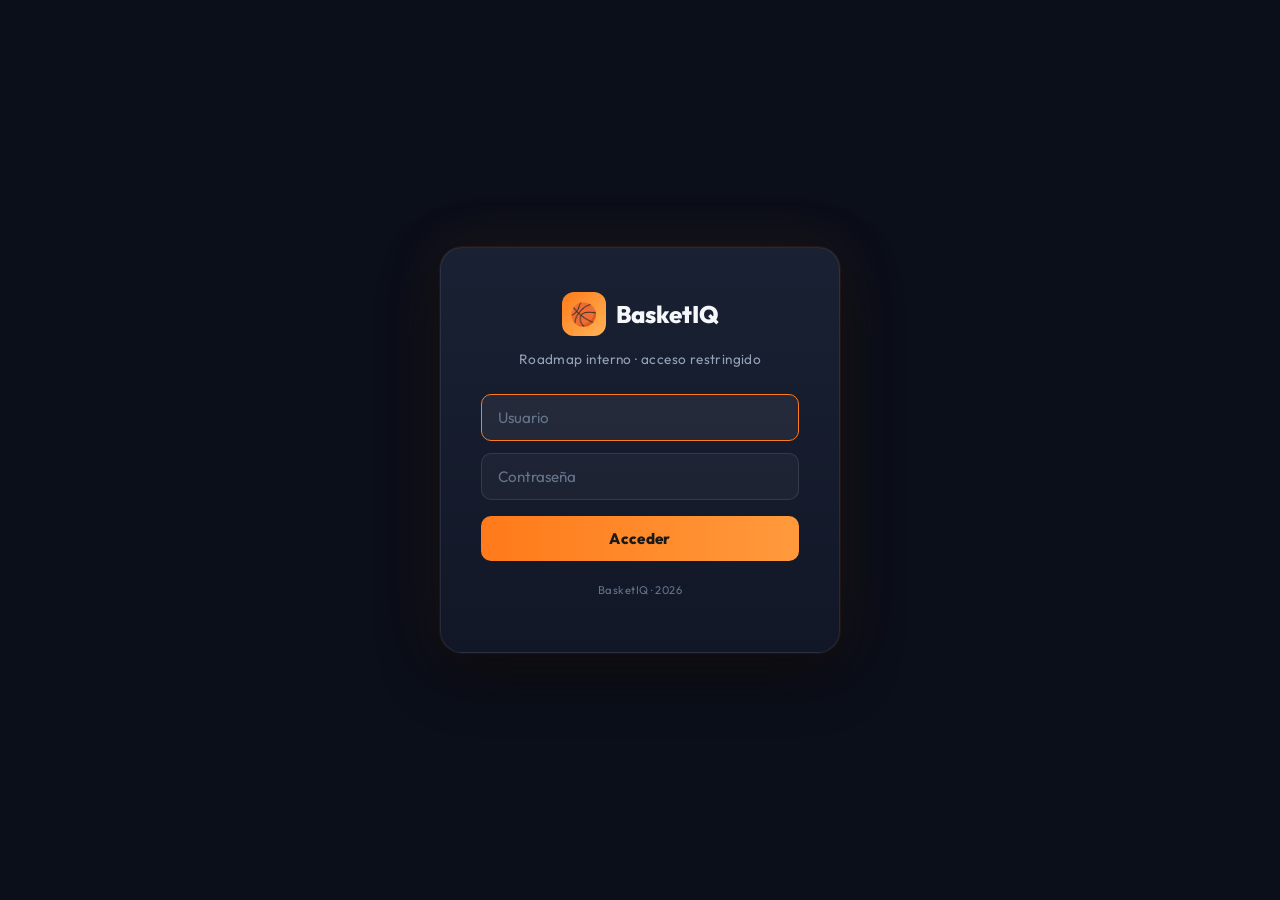
<file: roadmap.html>
<!DOCTYPE html>
<html lang="es">
<head>
<meta charset="UTF-8">
<meta name="viewport" content="width=device-width, initial-scale=1.0">
<meta name="robots" content="noindex, nofollow">
<title>BasketIQ · De una voz a todo un club con IA</title>
<link rel="stylesheet" href="assets/basketiq_timeline.css">
<link rel="preconnect" href="https://fonts.gstatic.com" crossorigin>
<link href="https://fonts.googleapis.com/css2?family=Outfit:wght@300;400;600;700;800&display=swap" rel="stylesheet">
<style>
  #login-gate{position:fixed;inset:0;z-index:10000;background:#0b0f1a;display:flex;align-items:center;justify-content:center;font-family:'Outfit',system-ui,sans-serif}
  #login-gate .login-box{background:linear-gradient(180deg,rgba(26,34,52,0.96),rgba(18,24,39,0.96));border:1px solid rgba(255,255,255,0.08);border-radius:22px;padding:44px 40px;width:400px;max-width:90vw;text-align:center;box-shadow:0 20px 60px rgba(0,0,0,0.45),0 0 0 1px rgba(255,122,26,0.08),0 0 60px rgba(255,122,26,0.10)}
  #login-gate .login-logo{display:flex;align-items:center;justify-content:center;gap:10px;margin-bottom:6px}
  #login-gate .login-logo-mark{width:44px;height:44px;border-radius:12px;background:linear-gradient(135deg,#ff7a1a,#ffb457);display:flex;align-items:center;justify-content:center;font-size:22px}
  #login-gate .login-logo-text{font-size:1.5rem;font-weight:800;color:#f5f7fb;letter-spacing:-0.3px}
  #login-gate .login-subtitle{color:#94a3b8;font-size:0.85rem;margin-bottom:26px;letter-spacing:0.4px}
  #login-gate .login-field{width:100%;padding:13px 16px;background:rgba(255,255,255,0.04);border:1px solid rgba(255,255,255,0.10);border-radius:10px;color:#f5f7fb;font-family:inherit;font-size:0.95rem;margin-bottom:12px;outline:none;transition:border-color .2s,background .2s}
  #login-gate .login-field::placeholder{color:#64748b}
  #login-gate .login-field:focus{border-color:#ff7a1a;background:rgba(255,255,255,0.06)}
  #login-gate .login-btn{width:100%;padding:13px;background:linear-gradient(90deg,#ff7a1a,#ff9a3c);color:#1a1a1a;border:none;border-radius:10px;font-family:inherit;font-size:0.95rem;font-weight:800;letter-spacing:0.3px;cursor:pointer;transition:transform .15s,box-shadow .15s;margin-top:4px}
  #login-gate .login-btn:hover{transform:translateY(-1px);box-shadow:0 8px 20px rgba(255,122,26,0.35)}
  #login-gate .login-error{display:none;color:#f87171;font-size:0.8rem;margin-top:12px}
  #login-gate .login-footer{color:#64748b;font-size:0.7rem;margin-top:22px;letter-spacing:0.5px}
</style>
</head>
<body>
<div id="login-gate">
  <div class="login-box">
    <div class="login-logo"><div class="login-logo-mark">🏀</div><span class="login-logo-text">BasketIQ</span></div>
    <p class="login-subtitle">Roadmap interno · acceso restringido</p>
    <form id="login-form" autocomplete="off">
      <input class="login-field" id="user-input" type="text" placeholder="Usuario" autofocus>
      <input class="login-field" id="pass-input" type="password" placeholder="Contraseña">
      <button class="login-btn" type="submit">Acceder</button>
      <p class="login-error" id="login-error">Usuario o contraseña incorrectos</p>
    </form>
    <p class="login-footer">BasketIQ · 2026</p>
  </div>
</div>

<div id="page-wrap" style="display:none">
<div class="page">

  <header class="header">
    <div class="brand">
      <span class="badge">
        <svg width="18" height="18" viewBox="0 0 20 20" fill="none" stroke="#1a1a1a" stroke-width="1.8">
          <circle cx="10" cy="10" r="7"/>
          <path d="M3 10h14 M10 3v14 M4 5q6 5 12 0 M4 15q6-5 12 0"/>
        </svg>
      </span>
      <span>BasketIQ</span>
      <span class="kicker" id="section-kicker">Prototipo</span>
    </div>
    <div class="header-actions">
      <nav class="section-index" aria-label="Índice de navegación de secciones">
        <a class="section-link active" href="#overview" data-target="overview">Prototipo</a>
        <a class="section-link" href="#plan" data-target="plan">Roadmap producto</a>
        <a class="section-link" href="#tracks" data-target="tracks">Tracks</a>
        <a class="section-link" href="#grants" data-target="grants">Ayudas 2026</a>
        <a class="section-link" href="#architecture" data-target="architecture">Arquitectura</a>
      </nav>
    </div>
  </header>

  <div class="viewport-section overview-screen" id="overview">
  <section class="hero">
    <div class="hero-head">
      <h1 class="hero-title" id="hero-title">Punto de partida con rumbo claro</h1>
      <p class="hero-quote" id="hero-quote">No partimos de cero: tenemos arquitectura propuesta, pruebas de concepto hechas, un backlog priorizado y una meta clara. Toca ejecutar.</p>
    </div>
    <a class="capabilities-link" href="#summary" data-target="summary" title="Ver el detalle de capacidades por hito">
      Ver detalle de capacidades <span aria-hidden="true">↓</span>
    </a>
  </section>

  <div class="overview-main">
    <aside class="timeline-rail">
      <div class="rail-controls">
        <button class="nav-btn primary rail-btn" id="play-btn" type="button" title="Reproducir / pausar" aria-label="Reproducir o pausar la secuencia">
          <svg class="play-ico" viewBox="0 0 20 20" aria-hidden="true"><path d="M6.5 4 L16 10 L6.5 16 Z" fill="currentColor"/></svg>
          <svg class="pause-ico" viewBox="0 0 20 20" aria-hidden="true"><rect x="5" y="4" width="3.5" height="12" rx="0.6" fill="currentColor"/><rect x="11.5" y="4" width="3.5" height="12" rx="0.6" fill="currentColor"/></svg>
        </button>
        <button class="nav-btn rail-btn" id="reset-btn" type="button" title="Volver al inicio" aria-label="Volver al inicio">
          <svg viewBox="0 0 20 20" fill="none" stroke="currentColor" stroke-width="1.8" stroke-linecap="round" stroke-linejoin="round" aria-hidden="true">
            <path d="M16.5 8A7 7 0 1 0 17 12"/>
            <polyline points="16.5 3 16.5 8 11.5 8"/>
          </svg>
        </button>
      </div>
      <section class="timeline">
        <div class="track">
          <div class="rail"></div>
          <div class="progress-line" id="progress-line"></div>
          <div class="stops" id="stops"></div>
        </div>
      </section>
    </aside>

    <section class="board">
      <div class="panel">
        <svg id="diagram" viewBox="0 -135 1060 895" preserveAspectRatio="xMidYMid meet">
        <defs>
          <linearGradient id="g-cloud" x1="0" y1="0" x2="1" y2="1"><stop offset="0" stop-color="#60a5fa"/><stop offset="1" stop-color="#3b82f6"/></linearGradient>
          <linearGradient id="g-shield" x1="0" y1="0" x2="1" y2="1"><stop offset="0" stop-color="#2dd4bf"/><stop offset="1" stop-color="#0ea5e9"/></linearGradient>
          <linearGradient id="g-key" x1="0" y1="0" x2="1" y2="1"><stop offset="0" stop-color="#a78bfa"/><stop offset="1" stop-color="#7c3aed"/></linearGradient>
          <linearGradient id="g-wa" x1="0" y1="0" x2="1" y2="1"><stop offset="0" stop-color="#25D366"/><stop offset="1" stop-color="#128C7E"/></linearGradient>
          <linearGradient id="g-portal" x1="0" y1="0" x2="1" y2="1"><stop offset="0" stop-color="#ff7a1a"/><stop offset="1" stop-color="#ff9a3c"/></linearGradient>
          <linearGradient id="g-court" x1="0" y1="0" x2="1" y2="1"><stop offset="0" stop-color="#ef4444"/><stop offset="1" stop-color="#f59e0b"/></linearGradient>
          <linearGradient id="g-player" x1="0" y1="0" x2="1" y2="1"><stop offset="0" stop-color="#ff7a1a"/><stop offset="1" stop-color="#ec4899"/></linearGradient>
          <linearGradient id="g-coach" x1="0" y1="0" x2="1" y2="1"><stop offset="0" stop-color="#ff7a1a"/><stop offset="1" stop-color="#ffb457"/></linearGradient>
          <linearGradient id="g-plan" x1="0" y1="0" x2="1" y2="1"><stop offset="0" stop-color="#3da9fc"/><stop offset="1" stop-color="#6366f1"/></linearGradient>
          <linearGradient id="g-rec" x1="0" y1="0" x2="1" y2="1"><stop offset="0" stop-color="#f59e0b"/><stop offset="1" stop-color="#ef4444"/></linearGradient>
          <linearGradient id="g-fb" x1="0" y1="0" x2="1" y2="1"><stop offset="0" stop-color="#ec4899"/><stop offset="1" stop-color="#a78bfa"/></linearGradient>
          <linearGradient id="g-db" x1="0" y1="0" x2="0" y2="1"><stop offset="0" stop-color="#3da9fc"/><stop offset="1" stop-color="#6366f1"/></linearGradient>
          <radialGradient id="g-on"><stop offset="0" stop-color="#ffb457"/><stop offset="1" stop-color="#ff7a1a"/></radialGradient>
          <linearGradient id="g-mem" x1="0" y1="0" x2="1" y2="1"><stop offset="0" stop-color="#a78bfa"/><stop offset="1" stop-color="#ec4899"/></linearGradient>
        </defs>
        <g id="court-bg"></g>
        <g id="bands"></g>
        <g id="edges"></g>
        <g id="nodes"></g>
        </svg>
      </div>

      <aside class="side">
        <div class="panel">
          <div class="tab-content" id="tab-example"></div>
        </div>
      </aside>
    </section>
  </div>
  </div>

  <section class="summary viewport-section" id="summary">
    <h2 class="summary-title">Capacidades desbloqueadas por hito</h2>
    <div class="summary-grid" id="summary-grid"></div>
  </section>

  <section class="plan viewport-section roadmap-screen" id="plan">
    <h2 class="plan-title">Roadmap producto — implantación y siguientes tracks</h2>
    <p class="plan-sub">Desde octubre, el roadmap se apoya en la documentación funcional ya trabajada: 1 categoría al mes, foco explícito del Director Técnico y evolución posterior de jugador, contenidos y engagement.</p>
    <div class="plan-months" id="plan-months"></div>
  </section>

  <section class="tracks viewport-section" id="tracks">
    <h2 class="tracks-title">Tracks de producto y evolución del club</h2>
    <p class="tracks-sub">Estas son las grandes líneas de trabajo que estructuran BasketIQ por detrás del roadmap: primero operación y preparación deportiva, después desarrollo individual, y más adelante contenidos y engagement.</p>
    <div class="tracks-grid">
      <article class="track-card track-a">
        <header class="track-head">
          <span class="track-chip">Track A · 2026</span>
          <h3 class="track-name">Fast Track operativo</h3>
        </header>
        <p class="track-desc">Quick wins para el día a día del club: crónicas, registro de sesiones, asistencia, feedback y adopción por WhatsApp.</p>
        <ul class="track-points">
          <li><span class="track-dot"></span><span>Reduce fricción operativa inmediata</span></li>
          <li><span class="track-dot"></span><span>Genera señal real desde el uso</span></li>
        </ul>
      </article>
      <article class="track-card track-b">
        <header class="track-head">
          <span class="track-chip">Track B · 2026</span>
          <h3 class="track-name">Preparación deportiva inteligente</h3>
        </header>
        <p class="track-desc">Conecta memoria, contexto, partido y recomendación para que el sistema ayude mejor en la preparación y el aprendizaje deportivo.</p>
        <ul class="track-points">
          <li><span class="track-dot"></span><span>Slice U18 y recomendación contextual</span></li>
          <li><span class="track-dot"></span><span>Partido como fuente de señal y mejora</span></li>
        </ul>
      </article>
      <article class="track-card track-c">
        <header class="track-head">
          <span class="track-chip">Track C · 2026</span>
          <h3 class="track-name">Gestión, planificación y coordinación</h3>
        </header>
        <p class="track-desc">Hace visible la estructura real del club y el trabajo del Director Técnico: roles, planificación por categorías, reporting y gobierno.</p>
        <ul class="track-points">
          <li><span class="track-dot"></span><span>Planificación por categoría y bajada a equipos</span></li>
          <li><span class="track-dot"></span><span>Foco explícito del DT y coordinación del club</span></li>
        </ul>
      </article>
      <article class="track-card track-d">
        <header class="track-head">
          <span class="track-chip">Track D · 2026</span>
          <h3 class="track-name">Desarrollo individual y engagement del jugador</h3>
        </header>
        <p class="track-desc">Lleva la intervención del staff al jugador con validación, trazabilidad, feedback y revisión de impacto fuera de la pista.</p>
        <ul class="track-points">
          <li><span class="track-dot"></span><span>Staff → jugador → feedback → impacto</span></li>
          <li><span class="track-dot"></span><span>Continuidad desde la demo hacia temporada</span></li>
        </ul>
      </article>
      <article class="track-card track-e">
        <header class="track-head">
          <span class="track-chip">Track E · 2027</span>
          <h3 class="track-name">Contenidos y comunicación del club</h3>
        </header>
        <p class="track-desc">Transforma actividad real del club en piezas reutilizables, borradores útiles y una narrativa más continua por categorías y programas.</p>
        <ul class="track-points">
          <li><span class="track-dot"></span><span>Parte de eventos, hitos, crónicas y resultados</span></li>
          <li><span class="track-dot"></span><span>Arranca antes que engagement</span></li>
        </ul>
      </article>
      <article class="track-card track-f">
        <header class="track-head">
          <span class="track-chip">Track F · 2027</span>
          <h3 class="track-name">Engagement, gamificación y sponsors</h3>
        </header>
        <p class="track-desc">Activa participación, campañas, retos y valor visible para patrocinadores a partir de una base operativa y editorial ya madura.</p>
        <ul class="track-points">
          <li><span class="track-dot"></span><span>Campañas y retos medibles</span></li>
          <li><span class="track-dot"></span><span>Llega después de contenidos, no antes</span></li>
        </ul>
      </article>
    </div>
  </section>

  <section class="grants viewport-section" id="grants">
    <h2 class="grants-title">Ayudas, concursos y escaparates 2026</h2>
    <p class="grants-sub">Shortlist priorizada para 2026: rutas reales con ventana utilizable, encaje con el estado del proyecto y combinación razonable de financiación, credibilidad o visibilidad. Todo lo demás queda como línea paralela o watchlist.</p>
    <div class="grants-section-title">Top 6 · foco 2026</div>
    <div class="grants-grid" id="grants-grid"></div>
    <div class="grants-section-title">Líneas paralelas importantes</div>
    <div class="grants-parallel" id="grants-parallel"></div>
    <div class="grants-section-title">Watchlist · seguir, sin foco principal</div>
    <div class="grants-watch" id="grants-watch"></div>
  </section>

  <section class="architecture viewport-section" id="architecture">
    <header class="arch-head">
      <span class="arch-kicker">Arquitectura funcional · target</span>
      <h2 class="arch-title">Plataforma BasketIQ al completo</h2>
      <p class="arch-sub">El prototipo de septiembre es una rebanada validada de esta arquitectura. Aquí está el sistema entero: actores humanos, canales, orquestación, agentes de dominio, memorias compartidas, herramientas de plataforma, gobierno y las entidades externas con las que BasketIQ interactúa.</p>
    </header>
    <div class="arch-canvas">
      <svg id="arch-diagram" preserveAspectRatio="xMidYMid meet" aria-label="Arquitectura funcional target"></svg>
    </div>
    <ul class="arch-legend">
      <li><span class="arch-dot arch-dot--actor"></span>Actores humanos</li>
      <li><span class="arch-dot arch-dot--channel"></span>Canales</li>
      <li><span class="arch-dot arch-dot--orchestration"></span>Orquestación</li>
      <li><span class="arch-dot arch-dot--agent"></span>Agentes de dominio</li>
      <li><span class="arch-dot arch-dot--memory"></span>Memorias</li>
      <li><span class="arch-dot arch-dot--tool"></span>Plataforma</li>
      <li><span class="arch-dot arch-dot--governance"></span>Gobierno</li>
      <li><span class="arch-dot arch-dot--external"></span>Entidades externas</li>
    </ul>
  </section>

  <div class="footer">Construido desde el backlog funcional maestro, la arquitectura agentic, el track del jugador y la extensión 2027 de contenidos y engagement.</div>
</div>

<div class="mm-root" id="milestone-modal" hidden>
  <div class="mm-backdrop" data-mm-close></div>
  <div class="mm-card" role="dialog" aria-modal="true" aria-labelledby="mm-title">
    <div class="mm-head">
      <span class="mm-chip" id="mm-chip">Semana · fecha</span>
      <button class="mm-close" id="mm-close" aria-label="Cerrar" data-mm-close>×</button>
    </div>
    <div class="mm-kicker" id="mm-kicker">Qué habilitamos al club</div>
    <h3 class="mm-title" id="mm-title"></h3>
    <p class="mm-body" id="mm-body"></p>
    <div class="mm-progress" aria-hidden="true"><div class="mm-progress-bar" id="mm-progress-bar"></div></div>
    <div class="mm-hint">Pulsa <kbd>Esc</kbd> para continuar</div>
  </div>
</div>

</div>

<script>
(function(){
  var gate = document.getElementById('login-gate');
  var wrap = document.getElementById('page-wrap');
  var SCRIPTS = [
    'assets/basketiq_timeline_data.js',
    'assets/basketiq_timeline_examples.js',
    'assets/basketiq_timeline_grants.js',
    'assets/basketiq_timeline_architecture.js',
    'assets/basketiq_timeline_app.js'
  ];
  function loadScripts(i){
    if(i>=SCRIPTS.length) return;
    var s = document.createElement('script');
    s.src = SCRIPTS[i];
    s.onload = function(){ loadScripts(i+1); };
    document.body.appendChild(s);
  }
  function unlock(){
    gate.style.display = 'none';
    wrap.style.display = 'block';
    loadScripts(0);
  }
  // Persistente: si ya entró antes en esta sesión, no volver a pedir.
  if (sessionStorage.getItem('biq_roadmap_auth') === 'ok') { unlock(); return; }
  document.getElementById('login-form').addEventListener('submit', function(e){
    e.preventDefault();
    var u = document.getElementById('user-input').value;
    var p = document.getElementById('pass-input').value;
    // Credenciales codificadas en base64 (no es seguridad criptográfica;
    // basta para impedir el acceso casual con URL pública).
    if (btoa(u) === 'cm9hZG1hcA==' && btoa(p) === 'U2VwdGllbWJyZQ==') {
      sessionStorage.setItem('biq_roadmap_auth','ok');
      unlock();
    } else {
      document.getElementById('login-error').style.display = 'block';
    }
  });
})();
</script>
</body>
</html>
</file>
<file: assets/basketiq_timeline.css>
:root {
  --bg: #0b0e14;
  --bg-soft: #0f131c;
  --surface: rgba(15,20,30,0.55);
  --surface-solid: rgba(15,20,30,0.78);
  --surface-muted: rgba(255,255,255,0.04);
  --text: #e8edf5;
  --text-soft: #c9d0dd;
  --muted: #8a93a6;
  --muted-soft: #566074;
  --line: rgba(255,255,255,0.08);
  --line-strong: rgba(255,255,255,0.14);
  --accent: #ff7a1a;
  --accent-strong: #ffb457;
  --accent-soft: rgba(255,122,26,0.12);
  --accent-soft-strong: rgba(255,122,26,0.22);
  --accent-glow: rgba(255,122,26,0.35);
  --warm: #f59e0b;
  --purple: #a78bfa;
  --pink: #ec4899;
  --green: #4ade80;
  --green-soft: rgba(74,222,128,0.08);
  --shadow-sm: 0 6px 18px rgba(0,0,0,0.28);
  --shadow-md: 0 14px 34px rgba(0,0,0,0.45);
 }

* { box-sizing: border-box; }
html, body {
  margin: 0; padding: 0;
  background:
    radial-gradient(1200px 800px at 10% -10%, rgba(255,122,26,0.10), transparent 60%),
    radial-gradient(900px 700px at 110% 5%, rgba(167,139,250,0.08), transparent 60%),
    radial-gradient(1000px 800px at 50% 120%, rgba(61,169,252,0.08), transparent 60%),
    var(--bg);
  color: var(--text);
  font-family: -apple-system, 'Segoe UI', Roboto, Inter, Arial, sans-serif;
  min-height: 100vh;
  scroll-behavior: smooth;
}
a { color: inherit; text-decoration: none; }
.page { max-width: 1380px; margin: 0 auto; padding: 16px 24px 28px; }
.viewport-section {
  min-height: calc(100svh - 42px);
  display: flex;
  flex-direction: column;
  justify-content: center;
  scroll-margin-top: 94px;
}
.overview-screen { min-height: calc(100svh - 98px); gap: 12px; justify-content: flex-start; }
.roadmap-screen { justify-content: flex-start; }

/* HEADER */
.header {
  position: sticky;
  top: 0;
  z-index: 240;
  display: flex;
  align-items: center;
  justify-content: space-between;
  margin-bottom: 14px;
  gap: 12px;
  flex-wrap: wrap;
  padding: 12px 0;
  background: rgba(7,10,16,0.82);
  backdrop-filter: blur(16px);
  border-bottom: 1px solid rgba(255,255,255,0.06);
}
.brand { display: flex; align-items: center; gap: 12px; font-weight: 800; font-size: 16px; }
.brand .badge { width: 30px; height: 30px; border-radius: 8px; background: linear-gradient(135deg, var(--accent), var(--accent-strong)); display: flex; align-items: center; justify-content: center; box-shadow: 0 6px 18px rgba(255,122,26,0.35); }
.brand .kicker { color: var(--muted); font-size: 11px; letter-spacing: 2.5px; text-transform: uppercase; margin-left: 10px; }
.header-actions { display: flex; align-items: center; justify-content: flex-end; gap: 10px; flex-wrap: wrap; }
.section-index {
  display: flex;
  align-items: center;
  gap: 8px;
  padding: 6px 8px;
  border-radius: 12px;
  background: rgba(255,255,255,0.03);
  border: 1px solid rgba(255,255,255,0.08);
  backdrop-filter: blur(10px);
}
.section-link {
  color: var(--muted);
  font-size: 11px;
  font-weight: 700;
  letter-spacing: 1px;
  text-transform: uppercase;
  padding: 6px 10px;
  border-radius: 10px;
  transition: background 180ms ease, color 180ms ease, border-color 180ms ease;
  border: 1px solid transparent;
}
.section-link:hover {
  color: var(--text);
  background: rgba(255,255,255,0.06);
}
.section-link.active {
  color: var(--accent);
  background: var(--accent-soft);
  border-color: var(--line-strong);
  box-shadow: 0 0 0 1px rgba(255,122,26,0.14);
}

/* HERO (fixed height so milestone transitions never reflow the page) */
.hero {
  background: linear-gradient(135deg, rgba(255,122,26,0.10), rgba(167,139,250,0.06));
  border: 1px solid var(--line);
  border-radius: 18px;
  padding: 12px 16px;
  margin-bottom: 0;
  display: flex; align-items: center; gap: 14px; flex-wrap: nowrap;
  min-height: 86px;
}
.hero-head {
  flex: 1 1 auto;
  min-width: 0;
  max-width: 60%;
  display: flex;
  flex-direction: column;
  justify-content: center;
  gap: 4px;
  height: 62px;
}
.hero-title {
  margin: 0;
  font-size: 19px;
  font-weight: 800;
  line-height: 1.2;
  letter-spacing: -0.3px;
  color: var(--text);
  background: linear-gradient(135deg, var(--accent), var(--accent-strong));
  -webkit-background-clip: text;
  background-clip: text;
  color: transparent;
  white-space: nowrap;
  overflow: hidden;
  text-overflow: ellipsis;
}
.hero-quote {
  margin: 0;
  font-size: 12.5px;
  line-height: 1.35;
  color: var(--muted);
  font-weight: 500;
  padding-left: 10px;
  border-left: 2px solid rgba(255,122,26,0.45);
  /* Always reserve room for ~2 lines so the hero height never jumps */
  display: -webkit-box;
  -webkit-line-clamp: 2;
  line-clamp: 2;
  -webkit-box-orient: vertical;
  overflow: hidden;
  min-height: calc(1.35em * 2);
}

.nav-group { display: flex; gap: 8px; align-items: center; }
.nav-btn {
  background: rgba(255,255,255,0.05);
  border: 1px solid rgba(255,255,255,0.08);
  color: var(--text-soft);
  padding: 8px 12px; border-radius: 10px;
  cursor: pointer; font: inherit; font-size: 12px; font-weight: 600;
  transition: all 180ms ease;
}
.nav-btn:hover:not(:disabled) { background: rgba(255,255,255,0.08); border-color: rgba(255,255,255,0.16); color: var(--text); }
.nav-btn:disabled { opacity: 0.3; cursor: not-allowed; }
.nav-btn.primary { background: linear-gradient(135deg, var(--accent), var(--accent-strong)); border-color: transparent; color: #0b0e14; font-weight: 700; box-shadow: 0 6px 20px rgba(255,122,26,0.28); }
.nav-btn.primary:hover:not(:disabled) { transform: translateY(-1px); box-shadow: 0 8px 24px rgba(255,122,26,0.35); }

.stats { display: flex; gap: 8px; margin-left: auto; }
.stat { text-align: center; padding: 5px 12px; background: rgba(255,255,255,0.04); border: 1px solid var(--line); border-radius: 10px; min-width: 72px; }
.stat .v { font-size: 18px; font-weight: 800; color: var(--muted); transition: color 400ms ease, transform 400ms ease; display: inline-block; }
.stat.active .v { color: var(--accent); }
.stat.pulse .v { animation: statPulse 1200ms cubic-bezier(.2,.9,.3,1); }
@keyframes statPulse {
  0%   { color: #4ade80; transform: scale(1.3); text-shadow: 0 0 16px rgba(74,222,128,0.6); }
  60%  { color: #ffd27a; transform: scale(1.05); }
  100% { color: var(--accent); transform: scale(1); }
}
.stat .l { font-size: 9px; letter-spacing: 1.5px; text-transform: uppercase; color: var(--muted); margin-top: 2px; }

.capabilities-link {
  display: inline-flex;
  align-items: center;
  gap: 6px;
  margin-left: auto;
  padding: 6px 12px;
  border-radius: 999px;
  font-size: 11.5px;
  font-weight: 700;
  color: var(--accent-strong);
  background: var(--accent-soft);
  border: 1px solid rgba(255,122,26,0.32);
  letter-spacing: 0.2px;
  transition: background 180ms ease, color 180ms ease, transform 180ms ease, border-color 180ms ease;
}
.capabilities-link:hover {
  background: var(--accent-soft-strong);
  border-color: rgba(255,122,26,0.45);
  transform: translateY(-1px);
}
.capabilities-link span {
  display: inline-block;
  line-height: 1;
  transition: transform 180ms ease;
}
.capabilities-link:hover span { transform: translateY(3px); }

.overview-main {
  display: grid;
  grid-template-columns: 156px minmax(0, 1fr);
  gap: 14px;
  align-items: stretch;
  flex: 1 1 auto;
  min-height: clamp(520px, calc(100svh - 232px), 700px);
}
.timeline-rail {
  display: grid;
  grid-template-columns: 52px minmax(0, 1fr);
  gap: 10px;
  min-width: 0;
  min-height: 0;
}
.rail-controls {
  display: flex;
  flex-direction: column;
  gap: 8px;
  justify-content: flex-start;
}
.rail-btn {
  width: 100%;
  min-width: 0;
  min-height: 42px;
  display: inline-flex;
  align-items: center;
  justify-content: center;
  padding: 10px 0;
  font-size: 16px;
  line-height: 1;
}
.rail-btn:not(.primary):not(:disabled) {
  background: var(--accent-soft);
  color: var(--accent-strong);
  border-color: rgba(255,122,26,0.28);
}
.rail-btn:not(.primary):not(:disabled):hover {
  background: var(--accent-soft-strong);
  border-color: rgba(255,122,26,0.45);
  color: var(--accent-strong);
}
.rail-btn:disabled {
  opacity: 1;
  background: rgba(255,255,255,0.03);
  color: var(--muted-soft);
  border-color: var(--line);
  box-shadow: none;
  cursor: not-allowed;
}
.rail-btn.primary:disabled {
  background: linear-gradient(135deg, rgba(255,122,26,0.30), rgba(255,180,87,0.20));
  color: rgba(11,14,20,0.55);
}
.rail-btn svg { width: 18px; height: 18px; display: inline-block; }
#play-btn .pause-ico { display: none; }
#play-btn.is-playing .play-ico { display: none; }
#play-btn.is-playing .pause-ico { display: inline-block; }
#play-btn.is-playing {
  animation: play-pulse 2.4s ease-in-out infinite;
}
@keyframes play-pulse {
  0%, 100% { box-shadow: 0 6px 20px rgba(255,122,26,0.28); }
  50%      { box-shadow: 0 6px 26px rgba(255,122,26,0.50), 0 0 0 3px rgba(255,122,26,0.18); }
}

/* TIMELINE */
.timeline { background: var(--surface); border: 1px solid var(--line); border-radius: 16px; padding: 12px 10px; margin-bottom: 0; backdrop-filter: blur(12px); flex: 1 1 auto; min-height: 0; box-shadow: var(--shadow-sm); }
.track { position: relative; height: 100%; margin: 0; min-height: 0; }
.rail { position: absolute; top: 8px; bottom: 8px; left: 20px; width: 3px; background: rgba(255,255,255,0.08); border-radius: 2px; }
.progress-line { position: absolute; top: 8px; left: 20px; width: 3px; height: 0; background: linear-gradient(180deg, var(--accent), var(--accent-strong), var(--accent)); border-radius: 2px; transition: height 500ms cubic-bezier(.25,.9,.3,1); box-shadow: 0 0 14px var(--accent-glow); }
.stops { position: absolute; inset: 8px 0; }
.stop { position: absolute; left: 20px; cursor: pointer; transform: translate(-50%, -50%); display: flex; flex-direction: row; align-items: center; gap: 10px; padding-top: 0; transition: transform 180ms; }
.stop:hover { transform: translate(-50%, -50%) translateX(3px); }
.stop .node { width: 12px; height: 12px; border-radius: 50%; background: #1a1f2b; border: 2px solid rgba(255,255,255,0.25); transition: all 300ms ease; }
.stop.done .node { background: var(--accent); border-color: var(--accent-strong); box-shadow: 0 0 0 3px rgba(255,122,26,0.22); }
.stop.current .node { background: #fff; border-color: var(--accent); box-shadow: 0 0 0 6px rgba(255,122,26,0.28); transform: scale(1.2); }
.stop .lab { margin-top: 0; font-size: 10px; color: var(--muted); white-space: nowrap; }
.stop.done .lab, .stop.current .lab { color: var(--text); font-weight: 600; }

/* BOARD */
.board { display: grid; grid-template-columns: 390px minmax(0, 1fr); gap: 14px; align-items: stretch; height: 100%; min-height: 0; scroll-margin-top: 94px; }
@media (max-width: 1120px) { .board { grid-template-columns: 1fr; } }
.board > .side { order: 1; }
.board > .panel { order: 2; }
.panel { background: var(--surface); border: 1px solid var(--line); border-radius: 18px; padding: 16px; backdrop-filter: blur(14px); box-shadow: var(--shadow-sm); }
/* Both panels share the exact same fixed height so the layout never jumps between milestones */
.board > .panel,
.board > .side > .panel { height: 100%; display: flex; flex-direction: column; min-height: 0; }

/* DIAGRAM — fills the entire height of the fixed-height panel */
#diagram { width: 100%; height: 100%; flex: 1 1 auto; min-height: 0; display: block; }
.layer-label { fill: var(--accent-strong); font-size: 13px; letter-spacing: 2.3px; font-weight: 800; opacity: 0.82; }
.layer-bg { fill: rgba(255,255,255,0.02); stroke: rgba(255,255,255,0.08); stroke-width: 1; stroke-dasharray: 2 5; }
.court-bg { stroke: rgba(255,255,255,0.06); stroke-width: 1; fill: none; }

.node-card rect.bg { fill: #121827; stroke: rgba(255,255,255,0.10); stroke-width: 1; transition: all 500ms ease; }
.node-card.active rect.bg { fill: #1a2234; stroke: rgba(255,122,26,0.45); }
.node-card.new rect.bg { stroke: var(--accent); stroke-width: 2.2; animation: pulse-new 1.6s ease-in-out infinite; }
@keyframes pulse-new {
  0%,100% { stroke-width: 2.2; stroke: var(--accent); filter: drop-shadow(0 0 8px rgba(255,122,26,0.35)); }
  50%     { stroke-width: 3.5; stroke: var(--accent-strong); filter: drop-shadow(0 0 20px rgba(255,122,26,0.55)); }
}
.node-card.inactive { opacity: 0.24; }
.node-card.inactive .scene { filter: saturate(0.3); }
.node-card text.label { fill: var(--text-soft); font-size: 15px; font-weight: 800; text-anchor: middle; transition: fill 400ms ease; letter-spacing: 0.2px; }
.node-card.active text.label { fill: var(--text); }
.node-card text.sublabel { fill: var(--muted); font-size: 11px; font-weight: 500; text-anchor: middle; }
.node-card.active text.sublabel { fill: var(--muted); }
.node-card.new { animation: spawn 700ms ease-out; }
@keyframes spawn { 0% { opacity: 0; } 60% { opacity: 1; } 100% { opacity: 1; } }

.edge { stroke: rgba(255,255,255,0.12); stroke-width: 1.2; fill: none; transition: all 500ms ease; }
.edge.active { stroke: rgba(255,122,26,0.6); stroke-width: 1.8; stroke-dasharray: 5 6; animation: flow 4s linear infinite; }
@keyframes flow { to { stroke-dashoffset: -44; } }

/* SIDE */
.side { display: flex; flex-direction: column; min-width: 0; }
.side-title { font-size: 18px; font-weight: 800; color: var(--text); margin: 0 0 8px 0; letter-spacing: -0.3px; line-height: 1.25; flex: 0 0 auto; }
.actor-quote { color: var(--muted); font-size: 13px; line-height: 1.45; margin: 0 0 12px 0; font-weight: 500; flex: 0 0 auto; padding-left: 12px; border-left: 2px solid rgba(255,122,26,0.5); }
.actor-quote::before { content: '"'; color: var(--accent); font-size: 22px; line-height: 0; vertical-align: -3px; margin-right: 3px; font-weight: 700; }

/* EXAMPLE AREA (no tabs anymore — the example is the only panel content) */
.tab-content { flex: 1 1 0; min-height: 0; overflow-y: auto; overflow-x: hidden; display: flex; flex-direction: column; }
.tab-content::-webkit-scrollbar { width: 5px; }
.tab-content::-webkit-scrollbar-thumb { background: rgba(255,255,255,0.08); border-radius: 3px; }
.scene-holder { flex: 1 1 auto; min-height: 0; display: flex; flex-direction: column; }
.chat { display: flex; flex-direction: column; flex: 1 1 auto; min-height: 0; }
.chat .chat-body { flex: 1 1 auto; max-height: none; min-height: 0; overflow-y: auto; }
@keyframes fadeIn { from { opacity: 0; transform: translateY(-6px); } to { opacity: 1; transform: none; } }
.new-badge { background: var(--accent); color: #fff; font-size: 9px; font-weight: 800; letter-spacing: 1px; padding: 2px 7px; border-radius: 4px; margin-left: 6px; vertical-align: middle; }

/* EXAMPLES */
.eg-empty { text-align: center; padding: 40px 20px; color: var(--muted-soft); border: 2px dashed rgba(255,255,255,0.06); border-radius: 14px; }
.eg-empty .big { font-size: 28px; margin-bottom: 10px; }
.eg-empty .msg { font-size: 13px; color: var(--muted); line-height: 1.5; }

.eg-status { background: var(--surface-solid); border-radius: 14px; padding: 20px; border: 1px solid var(--line); box-shadow: var(--shadow-sm); }
.eg-status h4 { margin: 0 0 14px 0; font-size: 13px; letter-spacing: 2px; text-transform: uppercase; color: var(--muted); font-weight: 700; }
.eg-check { display: flex; align-items: center; gap: 12px; padding: 10px 12px; margin-bottom: 6px; background: var(--green-soft); border: 1px solid rgba(5,150,105,0.15); border-radius: 10px; }
.eg-check .ok { width: 22px; height: 22px; border-radius: 50%; background: var(--green); color: #fff; display: flex; align-items: center; justify-content: center; font-weight: 800; font-size: 12px; flex-shrink: 0; }
.eg-check .txt { font-size: 13px; font-weight: 600; color: var(--text); }
.eg-check .sub { font-size: 11px; color: var(--muted); display: block; margin-top: 1px; font-weight: 400; }

/* CHAT (WhatsApp-like) */
.chat { background: #0b141a; background-image: radial-gradient(circle at 20% 30%, rgba(255,255,255,0.015) 0, transparent 40%), radial-gradient(circle at 80% 70%, rgba(255,255,255,0.01) 0, transparent 40%); border-radius: 14px; overflow: hidden; border: 1px solid rgba(255,255,255,0.06); }
.chat-head { display: flex; align-items: center; gap: 10px; padding: 10px 14px; background: #1f2c34; border-bottom: 1px solid rgba(255,255,255,0.05); }
.chat-head .av { width: 32px; height: 32px; border-radius: 50%; background: linear-gradient(135deg, var(--accent), var(--purple)); display: flex; align-items: center; justify-content: center; font-size: 14px; color: #fff; }
.chat-head .nm { font-size: 13px; font-weight: 700; color: var(--text); }
.chat-head .sb { font-size: 10px; color: var(--muted); margin-top: 1px; }
.chat-body { padding: 14px 12px; display: flex; flex-direction: column; gap: 4px; max-height: 480px; overflow-y: auto; }
.chat-body::-webkit-scrollbar { width: 5px; }
.chat-body::-webkit-scrollbar-thumb { background: rgba(255,255,255,0.08); border-radius: 3px; }
.date-sep { align-self: center; font-size: 10px; color: #8a93a6; background: rgba(255,255,255,0.04); padding: 3px 10px; border-radius: 8px; margin: 6px 0; }
.bubble { max-width: 86%; padding: 7px 11px; border-radius: 11px; font-size: 13px; line-height: 1.4; position: relative; word-wrap: break-word; }
.bubble.right { background: #005c4b; color: #e9edef; margin-left: auto; border-bottom-right-radius: 4px; }
.bubble.left { background: #202c33; color: #e9edef; margin-right: auto; border-bottom-left-radius: 4px; }
.bubble .time { font-size: 9px; color: rgba(255,255,255,0.45); float: right; margin-left: 8px; margin-top: 3px; }
.bubble .checks { color: #53bdeb; font-size: 10px; margin-left: 2px; font-weight: 700; }
.bubble .typing { display: inline-block; }
.bubble .typing span { display: inline-block; width: 6px; height: 6px; margin: 0 1px; background: rgba(255,255,255,0.4); border-radius: 50%; animation: typing 1.2s infinite; }
.bubble .typing span:nth-child(2) { animation-delay: 0.2s; }
.bubble .typing span:nth-child(3) { animation-delay: 0.4s; }
@keyframes typing { 0%, 60%, 100% { opacity: 0.3; transform: translateY(0); } 30% { opacity: 1; transform: translateY(-2px); } }

.audio { display: flex; align-items: center; gap: 8px; min-width: 180px; }
.audio .play { width: 30px; height: 30px; border-radius: 50%; background: rgba(255,255,255,0.12); flex-shrink: 0; display: flex; align-items: center; justify-content: center; font-size: 11px; color: white; }
.audio .wave { flex: 1; display: flex; align-items: center; gap: 2px; height: 20px; }
.audio .wave span { display: block; width: 2px; background: rgba(255,255,255,0.55); border-radius: 1px; }
.audio .dur { font-size: 10px; color: var(--muted); }

.bubble.card { padding: 10px 12px; background: #1b2733; border-left: 3px solid var(--accent); }
.bubble.card .t { font-weight: 700; font-size: 12.5px; color: var(--accent-strong); margin-bottom: 6px; display: block; }
.bubble.card ul { list-style: none; margin: 0; padding: 0; font-size: 12px; }
.bubble.card li { padding: 2px 0; color: var(--text-soft); }
.bubble.card li b { color: var(--text); font-weight: 600; }
.bubble.card .cta { display: flex; gap: 6px; margin-top: 8px; }
.bubble.card .cta span { font-size: 11px; padding: 4px 9px; border-radius: 6px; font-weight: 600; }
.bubble.card .cta .primary { background: var(--accent); color: #fff; }
.bubble.card .cta .ghost { background: rgba(255,255,255,0.75); color: var(--muted); border: 1px solid var(--line); }

/* PORTAL MOCK */
.eg-portal { background: var(--surface-solid); border-radius: 14px; overflow: hidden; border: 1px solid var(--line); box-shadow: var(--shadow-sm); }
.eg-portal-head { background: linear-gradient(135deg, #1a2234, #0f131c); padding: 10px 14px; display: flex; justify-content: space-between; align-items: center; border-bottom: 1px solid var(--line); }
.eg-portal-head .lg { font-size: 12px; font-weight: 800; color: var(--text); }
.eg-portal-head .lg span { color: var(--accent); }
.eg-portal-head .nv { font-size: 10px; color: var(--muted); letter-spacing: 1px; }
.eg-portal-body { padding: 14px; }
.eg-teams { display: grid; grid-template-columns: 1fr 1fr; gap: 10px; }
.eg-team { background: rgba(255,255,255,0.03); border: 1px solid var(--line); border-radius: 10px; padding: 10px 12px; transition: all 200ms; }
.eg-team:hover { border-color: var(--line-strong); }
.eg-team .nm { font-size: 13px; font-weight: 700; margin-bottom: 3px; color: var(--text); }
.eg-team .mt { font-size: 10px; color: var(--muted); margin-bottom: 6px; }
.eg-team .bar { height: 3px; background: rgba(255,255,255,0.06); border-radius: 2px; overflow: hidden; margin-bottom: 6px; }
.eg-team .bar i { display: block; height: 100%; background: linear-gradient(90deg, var(--accent), var(--accent-strong)); }
.eg-team .lst { font-size: 11px; color: var(--text-soft); line-height: 1.4; }
.eg-team .lst b { color: var(--accent); }

/* PHONE MOCK */
.eg-phone { max-width: 260px; margin: 0 auto; background: #1a1f2b; border-radius: 28px; padding: 10px; border: 1px solid rgba(255,255,255,0.08); box-shadow: 0 20px 40px rgba(0,0,0,0.35); }
.eg-phone-screen { background: #0b0f18; border-radius: 22px; overflow: hidden; min-height: 380px; position: relative; }
.eg-phone-notch { position: absolute; top: 0; left: 50%; transform: translateX(-50%); width: 80px; height: 18px; background: #0a0a0a; border-radius: 0 0 12px 12px; z-index: 2; }
.eg-phone-header { background: linear-gradient(135deg, var(--accent), var(--purple)); color: white; padding: 28px 16px 14px; font-size: 14px; font-weight: 700; }
.eg-phone-header .greet { font-size: 11px; opacity: 0.85; font-weight: 500; }
.eg-phone-body { padding: 14px; display: flex; flex-direction: column; gap: 10px; }
.eg-stat-row { display: flex; gap: 8px; }
.eg-mini { flex: 1; background: rgba(255,255,255,0.04); border: 1px solid var(--line); border-radius: 10px; padding: 8px 10px; }
.eg-mini .v { font-size: 16px; font-weight: 800; color: var(--accent); }
.eg-mini .l { font-size: 9px; color: var(--muted); letter-spacing: 1px; text-transform: uppercase; margin-top: 1px; }
.eg-section { background: rgba(255,255,255,0.03); border-radius: 10px; padding: 10px 12px; border: 1px solid var(--line); }
.eg-section h5 { margin: 0 0 6px 0; font-size: 10px; letter-spacing: 1.5px; text-transform: uppercase; color: var(--muted); font-weight: 700; }
.eg-section .it { font-size: 12px; color: var(--text-soft); padding: 3px 0; }
.eg-section .it b { color: var(--accent); font-weight: 600; }
.eg-feedback { display: flex; gap: 8px; margin-top: 6px; }
.eg-feedback button { flex: 1; padding: 8px; border-radius: 8px; background: rgba(255,255,255,0.05); border: 1px solid var(--line); color: var(--text); font: inherit; font-size: 16px; cursor: default; }
.eg-feedback button.sel { background: var(--accent-soft); border-color: var(--line-strong); color: var(--accent); }

/* RECOMMENDATION */
.eg-rec { background: linear-gradient(135deg, rgba(255,122,26,0.08), rgba(167,139,250,0.06)); border: 1px solid rgba(255,122,26,0.25); border-radius: 14px; padding: 16px; position: relative; overflow: hidden; }
.eg-rec::before { content: ''; position: absolute; top: -40px; right: -40px; width: 140px; height: 140px; background: radial-gradient(circle, rgba(255,122,26,0.25), transparent 70%); pointer-events: none; }
.eg-rec h4 { margin: 0 0 10px 0; font-size: 11px; letter-spacing: 2px; text-transform: uppercase; color: var(--accent); font-weight: 700; }
.eg-rec .who { display: flex; align-items: center; gap: 10px; margin-bottom: 12px; }
.eg-rec .av-card { width: 46px; height: 46px; border-radius: 10px; background: linear-gradient(135deg, var(--accent), var(--pink)); color: white; font-weight: 900; font-size: 18px; display: flex; align-items: center; justify-content: center; box-shadow: 0 8px 18px rgba(236,72,153,0.30); }
.eg-rec .who-nm { font-size: 15px; font-weight: 800; color: var(--text); }
.eg-rec .who-sub { font-size: 10px; color: var(--muted); margin-top: 2px; letter-spacing: 1px; text-transform: uppercase; }
.eg-rec .metrics { display: flex; gap: 8px; margin-bottom: 12px; }
.eg-rec .met { flex: 1; background: rgba(255,255,255,0.03); border-radius: 8px; padding: 8px; border: 1px solid var(--line); }
.eg-rec .met .mv { font-size: 16px; font-weight: 800; color: var(--warm); }
.eg-rec .met .ml { font-size: 9px; color: var(--muted); letter-spacing: 1px; text-transform: uppercase; margin-top: 2px; line-height: 1.3; }
.eg-rec .plan { background: rgba(255,122,26,0.08); border: 1px solid rgba(255,122,26,0.20); border-radius: 8px; padding: 10px 12px; }
.eg-rec .plan-t { font-size: 11px; color: var(--accent); font-weight: 700; letter-spacing: 1px; text-transform: uppercase; margin-bottom: 6px; }
.eg-rec .plan-i { font-size: 12.5px; color: var(--text-soft); padding: 2px 0; }
.eg-rec .plan-i b { color: var(--text); }

/* FINAL SHOWCASE */
.eg-final { background: linear-gradient(135deg, rgba(255,122,26,0.12), rgba(61,169,252,0.08)); border: 1px solid rgba(255,122,26,0.25); border-radius: 14px; padding: 20px; text-align: center; }
.eg-final h3 { margin: 0 0 10px 0; font-size: 18px; font-weight: 800; }
.eg-final p { margin: 0 0 16px 0; font-size: 13px; color: var(--muted); line-height: 1.5; }
.eg-flow { display: flex; align-items: center; justify-content: center; gap: 8px; flex-wrap: wrap; font-size: 11px; margin-bottom: 14px; }
.eg-flow .nd { background: var(--accent-soft); border: 1px solid var(--line-strong); color: var(--accent); padding: 5px 10px; border-radius: 10px; font-weight: 700; }
.eg-flow .arr { color: var(--accent); }
.eg-final .kpi-row { display: flex; gap: 8px; }
.eg-final .kpi { flex: 1; background: rgba(255,255,255,0.04); border-radius: 8px; padding: 8px 4px; border: 1px solid var(--line); }
.eg-final .kpi .v { font-size: 18px; font-weight: 800; color: var(--accent); }
.eg-final .kpi .l { font-size: 9px; color: var(--muted); letter-spacing: 1px; text-transform: uppercase; margin-top: 2px; }

/* SCENE CAROUSEL (per-milestone examples) — pills inline, replay on the right */
.scene-bar { display: flex; align-items: center; gap: 8px; margin-bottom: 10px; container-type: inline-size; }
.scene-bar-spacer { display: none; }
.scene-pills {
  display: flex;
  gap: 4px;
  flex: 1 1 auto;
  flex-wrap: nowrap;
  justify-content: flex-start;
  min-width: 0;
  overflow-x: auto;
  scrollbar-width: none;
}
.scene-pills::-webkit-scrollbar { display: none; }
.scene-pill {
  background: rgba(255,255,255,0.05);
  border: 1px solid rgba(255,255,255,0.10);
  color: var(--muted);
  padding: 4px 10px;
  border-radius: 14px;
  font-size: 11px;
  font-weight: 600;
  cursor: pointer;
  transition: all 180ms;
  font-family: inherit;
  white-space: nowrap;
  flex-shrink: 0;
}
.scene-pill:hover { color: var(--text); border-color: rgba(255,255,255,0.20); }
.scene-pill.active { background: rgba(255,122,26,0.18); border-color: rgba(255,122,26,0.50); color: var(--accent-strong); box-shadow: 0 0 0 1px rgba(255,122,26,0.20); }

/* Narrow-panel fallback: reduce the pill size before switching to scroll */
@container (max-width: 420px) {
  .scene-pill { padding: 3px 8px; font-size: 10.5px; }
  .scene-replay { padding: 3px 8px; font-size: 10.5px; }
}
@container (max-width: 340px) {
  .scene-pill { padding: 3px 7px; font-size: 10px; }
  .scene-replay .lbl { display: none; }
}

.scene-replay {
  margin-left: auto;
  flex-shrink: 0;
  background: rgba(255,255,255,0.04);
  border: 1px solid rgba(255,255,255,0.10);
  color: var(--muted);
  padding: 4px 10px; border-radius: 14px;
  font-size: 11px; font-weight: 600;
  font-family: inherit;
  cursor: pointer;
  display: inline-flex; align-items: center; gap: 5px;
  transition: all 180ms ease;
  box-shadow: var(--shadow-sm);
}
.scene-replay .ico { font-size: 13px; line-height: 1; display: inline-block; transition: transform 400ms ease; }
.scene-replay:hover { color: var(--accent-strong); border-color: rgba(255,122,26,0.45); background: var(--accent-soft); }
.scene-replay:hover .ico { transform: rotate(-180deg); }
.scene-replay:active .ico { transform: rotate(-360deg); transition: transform 600ms ease; }
/* When the last example has been shown, draw attention to the replay button */
.scene-replay.ready { color: var(--accent-strong); border-color: rgba(255,122,26,0.45); background: var(--accent-soft-strong); animation: replayReady 2.4s ease-in-out infinite; }
@keyframes replayReady {
  0%, 100% { box-shadow: 0 0 0 0 rgba(255,122,26,0.25); }
  50%      { box-shadow: 0 0 0 5px rgba(255,122,26,0); }
}

/* Typewriter — hide rows until their turn */
.chat.animating .bubble-row.hidden { display: none; }
.bubble-row { display: flex; flex-direction: column; margin: 2px 0; }
.bubble-row.out { align-items: flex-end; }
.bubble-row.in  { align-items: flex-start; }
.bubble-row.typing-row .bubble { background: #202c33; padding: 9px 14px; max-width: 60px; }
.bubble-row.reveal { animation: bubbleIn 240ms ease-out; }
@keyframes bubbleIn { from { opacity: 0; transform: translateY(6px); } to { opacity: 1; transform: none; } }

/* Blinking caret while typing */
.caret { display: inline-block; width: 2px; height: 0.95em; background: var(--accent); margin-left: 2px; vertical-align: text-bottom; animation: caretBlink 700ms steps(1) infinite; }
@keyframes caretBlink { 0%, 49% { opacity: 1; } 50%, 100% { opacity: 0; } }

/* Stagger reveal (for checklist items, KPI rows, etc.) */
.stagger-hidden { opacity: 0; transform: translateX(-10px); }
.stagger-reveal { animation: staggerIn 420ms cubic-bezier(.25,.9,.3,1) forwards; }
@keyframes staggerIn {
  0%   { opacity: 0; transform: translateX(-10px); }
  60%  { opacity: 1; transform: translateX(1px); }
  100% { opacity: 1; transform: translateX(0); }
}
.eg-check.stagger-reveal .ok { animation: tickPop 420ms cubic-bezier(.3,1.5,.4,1); }
@keyframes tickPop {
  0%   { transform: scale(0); }
  55%  { transform: scale(1.35); }
  100% { transform: scale(1); }
}

/* SUMMARY (capabilities per milestone, below the board) */
.summary { margin-top: 14px; }
.summary-title { font-size: 13px; letter-spacing: 3px; text-transform: uppercase; color: var(--muted); font-weight: 700; margin: 0 0 16px 0; text-align: center; }
.summary-grid { display: grid; grid-template-columns: repeat(4, minmax(0, 1fr)); gap: 10px; grid-auto-rows: minmax(0, 1fr); max-height: calc(100svh - 180px); align-content: center; }
.sm-card {
  background: var(--surface-solid);
  border: 1px solid var(--line);
  border-radius: 14px;
  padding: 14px 15px;
  cursor: pointer;
  transition: transform 200ms ease, border-color 200ms ease, box-shadow 200ms ease;
  backdrop-filter: blur(10px);
  box-shadow: var(--shadow-sm);
}
.sm-card:hover { transform: translateY(-2px); border-color: var(--line-strong); }
.sm-card.current { border-color: rgba(255,122,26,0.45); box-shadow: 0 0 0 1px rgba(255,122,26,0.22), 0 12px 28px rgba(255,122,26,0.12); }
.sm-head { display: flex; flex-direction: column; gap: 5px; margin-bottom: 8px; }
.sm-chip {
  display: inline-block; align-self: flex-start;
  background: linear-gradient(135deg, rgba(255,122,26,0.20), rgba(255,122,26,0.08));
  border: 1px solid rgba(255,122,26,0.40);
  color: var(--accent-strong);
  padding: 3px 9px; border-radius: 14px;
  font-size: 10px; font-weight: 700; letter-spacing: 1.5px; text-transform: uppercase; white-space: nowrap;
}
.sm-title { font-size: 14px; font-weight: 800; color: var(--text); margin: 0; line-height: 1.3; }
.sm-feats { list-style: none; margin: 0; padding: 0; overflow-y: auto; padding-right: 4px; max-height: 174px; }
.sm-feats::-webkit-scrollbar { width: 5px; }
.sm-feats::-webkit-scrollbar-thumb { background: rgba(255,255,255,0.08); border-radius: 3px; }
.sm-feats li { display: flex; align-items: flex-start; gap: 9px; padding: 5px 0; font-size: 12px; line-height: 1.4; color: var(--text-soft); border-top: 1px dashed rgba(255,255,255,0.06); }
.sm-feats li:first-child { border-top: none; padding-top: 2px; }
.sm-tick { flex-shrink: 0; width: 16px; height: 16px; border-radius: 50%; background: var(--accent-soft); color: var(--accent-strong); display: flex; align-items: center; justify-content: center; font-size: 11px; font-weight: 800; margin-top: 2px; }
.sm-empty { color: var(--muted-soft); font-style: italic; font-size: 12px; padding: 6px 0 !important; border-top: none !important; }

/* TRACKS (presentación de líneas de trabajo) */
.tracks { margin-top: 14px; }
.tracks-title { font-size: 13px; letter-spacing: 3px; text-transform: uppercase; color: var(--muted); font-weight: 700; margin: 0 0 6px 0; text-align: center; }
.tracks-sub { font-size: 13px; color: var(--muted); text-align: center; margin: 0 0 14px 0; line-height: 1.5; max-width: 760px; margin-left: auto; margin-right: auto; }
.tracks-grid { display: grid; grid-template-columns: repeat(3, minmax(0, 1fr)); gap: 10px; grid-auto-rows: minmax(0, 1fr); align-content: center; }

.track-card {
  background: var(--surface-solid);
  border: 1px solid var(--line);
  border-radius: 14px;
  padding: 14px 14px 12px;
  backdrop-filter: blur(10px);
  transition: transform 200ms ease, border-color 200ms ease, box-shadow 200ms ease;
  box-shadow: var(--shadow-sm);
}
.track-card:hover { transform: translateY(-2px); border-color: var(--line-strong); }
.track-head { display: flex; flex-direction: column; gap: 6px; margin-bottom: 8px; }
.track-chip {
  display: inline-block; align-self: flex-start;
  padding: 3px 9px; border-radius: 14px;
  font-size: 10px; font-weight: 700; letter-spacing: 1.4px; text-transform: uppercase;
  background: var(--surface-muted); color: var(--muted); border: 1px solid var(--line);
}
.track-name { margin: 0; font-size: 14px; font-weight: 800; color: var(--text); line-height: 1.3; }
.track-desc { margin: 0 0 8px 0; font-size: 11.5px; color: var(--muted); line-height: 1.5; }
.track-points { list-style: none; margin: 0; padding: 0; border-top: 1px dashed rgba(255,255,255,0.06); padding-top: 8px; }
.track-points li { display: flex; gap: 8px; padding: 3px 0; font-size: 11.5px; line-height: 1.4; color: var(--text-soft); }
.track-dot { flex-shrink: 0; width: 6px; height: 6px; border-radius: 50%; background: var(--accent); margin-top: 6px; }

.track-card.track-a { border-color: rgba(255,122,26,0.24); }
.track-card.track-a .track-chip { background: rgba(255,122,26,0.16); color: var(--accent-strong); border-color: rgba(255,122,26,0.38); }
.track-card.track-a .track-dot { background: var(--accent); }

.track-card.track-b { border-color: rgba(61,169,252,0.24); }
.track-card.track-b .track-chip { background: rgba(61,169,252,0.16); color: #3da9fc; border-color: rgba(61,169,252,0.34); }
.track-card.track-b .track-dot { background: #3da9fc; }

.track-card.track-c { border-color: rgba(74,222,128,0.24); }
.track-card.track-c .track-chip { background: rgba(74,222,128,0.16); color: var(--green); border-color: rgba(74,222,128,0.34); }
.track-card.track-c .track-dot { background: var(--green); }

.track-card.track-d { border-color: rgba(236,72,153,0.24); }
.track-card.track-d .track-chip { background: rgba(236,72,153,0.16); color: var(--pink); border-color: rgba(236,72,153,0.34); }
.track-card.track-d .track-dot { background: var(--pink); }

.track-card.track-e { border-color: rgba(167,139,250,0.26); }
.track-card.track-e .track-chip { background: rgba(167,139,250,0.16); color: #c4b5fd; border-color: rgba(167,139,250,0.34); }
.track-card.track-e .track-dot { background: var(--purple); }

.track-card.track-f { border-color: rgba(250,204,21,0.24); }
.track-card.track-f .track-chip { background: rgba(250,204,21,0.16); color: #fde047; border-color: rgba(250,204,21,0.34); }
.track-card.track-f .track-dot { background: #fde047; }

/* ROADMAP DOCUMENTADO (octubre 2026 en adelante) */
.plan { margin-top: 14px; }
.plan-title { font-size: 13px; letter-spacing: 3px; text-transform: uppercase; color: var(--muted); font-weight: 700; margin: 0 0 6px 0; text-align: center; }
.plan-sub { font-size: 13px; color: var(--muted); text-align: center; margin: 0 0 14px 0; line-height: 1.5; max-width: 720px; margin-left: auto; margin-right: auto; }

.plan-months { display: grid; grid-template-columns: repeat(3, minmax(0, 1fr)); gap: 10px; max-height: calc(100svh - 188px); overflow-y: auto; padding-right: 6px; align-content: start; }
.plan-months::-webkit-scrollbar { width: 6px; }
.plan-months::-webkit-scrollbar-thumb { background: rgba(255,255,255,0.08); border-radius: 4px; }

.plan-month {
  background: var(--surface-solid);
  border: 1px solid var(--line);
  border-radius: 14px;
  padding: 12px 13px;
  backdrop-filter: blur(10px);
  display: flex; flex-direction: column;
  transition: transform 200ms ease, border-color 200ms ease;
  box-shadow: var(--shadow-sm);
}
.plan-month:hover { transform: translateY(-2px); border-color: var(--line-strong); }

.pm-head { display: flex; align-items: center; justify-content: space-between; gap: 10px; margin-bottom: 6px; }
.pm-nm { font-size: 13px; font-weight: 800; color: var(--text); letter-spacing: 0.2px; }
.pm-badge {
  font-size: 10px; font-weight: 700; letter-spacing: 1.3px; text-transform: uppercase;
  padding: 3px 9px; border-radius: 12px;
  background: var(--surface-muted); color: var(--muted); border: 1px solid var(--line);
  white-space: nowrap;
}
.pm-headline { font-size: 12.5px; font-weight: 700; color: var(--text-soft); margin: 0 0 6px 0; line-height: 1.35; }
.pm-desc { font-size: 11.5px; color: var(--muted); line-height: 1.45; margin: 0 0 8px 0; }
.pm-items { list-style: none; margin: 0; padding: 0; border-top: 1px dashed rgba(255,255,255,0.06); padding-top: 6px; }
.pm-items li { display: flex; gap: 8px; padding: 3px 0; font-size: 11.5px; line-height: 1.35; color: var(--text-soft); }
.pm-dot { flex-shrink: 0; width: 6px; height: 6px; border-radius: 50%; background: var(--accent); margin-top: 6px; }

/* Variants — give each kind its own vibe */
.plan-month.paron     { background: rgba(15,20,30,0.45); border-color: rgba(255,255,255,0.05); }
.plan-month.paron .pm-badge { background: rgba(138,147,166,0.15); color: var(--muted); border-color: rgba(138,147,166,0.25); }
.plan-month.paron .pm-dot { background: var(--muted-soft); }

.plan-month.demo      { border-color: rgba(255,122,26,0.45); box-shadow: 0 0 0 1px rgba(255,122,26,0.15), 0 10px 26px rgba(255,122,26,0.10); }
.plan-month.demo .pm-badge { background: rgba(255,122,26,0.22); color: var(--accent-strong); border-color: rgba(255,122,26,0.50); }

.plan-month.delivery  { border-color: rgba(255,255,255,0.10); }
.plan-month.delivery .pm-badge { background: rgba(74,222,128,0.14); color: var(--green); border-color: rgba(74,222,128,0.30); }
.plan-month.delivery .pm-dot { background: var(--green); }

.plan-month.extension { border-color: rgba(61,169,252,0.25); }
.plan-month.extension .pm-badge { background: rgba(61,169,252,0.15); color: #3da9fc; border-color: rgba(61,169,252,0.35); }
.plan-month.extension .pm-dot { background: #3da9fc; }

.plan-month.scale     { border-color: rgba(167,139,250,0.30); }
.plan-month.scale .pm-badge { background: rgba(167,139,250,0.15); color: var(--purple); border-color: rgba(167,139,250,0.35); }
.plan-month.scale .pm-dot { background: var(--purple); }

/* GRANTS (Ayudas, concursos y escaparates 2026) */
.grants { margin-top: 14px; }
.grants-title { font-size: 13px; letter-spacing: 3px; text-transform: uppercase; color: var(--muted); font-weight: 700; margin: 0 0 6px 0; text-align: center; }
.grants-sub { font-size: 13px; color: var(--muted); text-align: center; margin: 0 auto 14px auto; line-height: 1.5; max-width: 780px; }
.grants-section-title {
  font-size: 10px; letter-spacing: 2.5px; text-transform: uppercase;
  color: var(--muted-soft); font-weight: 700;
  margin: 14px 0 8px 0;
  display: flex; align-items: center; gap: 10px;
}
.grants-section-title::before,
.grants-section-title::after { content: ''; flex: 1; height: 1px; background: rgba(255,255,255,0.06); }

.grants-grid { display: grid; grid-template-columns: repeat(3, minmax(0, 1fr)); gap: 10px; }
.grants-parallel { display: grid; grid-template-columns: repeat(2, minmax(0, 1fr)); gap: 10px; }
.grants-watch { display: grid; grid-template-columns: repeat(3, minmax(0, 1fr)); gap: 10px; }

/* Shortlist Top 6 cards */
.grant-card {
  background: var(--surface-solid);
  border: 1px solid var(--line);
  border-radius: 14px;
  padding: 12px 13px 10px;
  display: flex; flex-direction: column;
  transition: transform 200ms ease, border-color 200ms ease, box-shadow 200ms ease;
  box-shadow: var(--shadow-sm);
}
.grant-card:hover { transform: translateY(-2px); border-color: var(--line-strong); }
.grant-head { display: flex; align-items: center; justify-content: space-between; gap: 10px; margin-bottom: 6px; }
.grant-chip {
  font-size: 10px; font-weight: 700; letter-spacing: 1.3px; text-transform: uppercase;
  padding: 3px 9px; border-radius: 12px;
  background: var(--surface-muted); color: var(--muted); border: 1px solid var(--line);
  white-space: nowrap;
}
.grant-window {
  font-size: 10px; font-weight: 700; letter-spacing: 0.8px;
  color: var(--muted); white-space: nowrap;
}
.grant-name { margin: 0 0 4px 0; font-size: 13px; font-weight: 800; color: var(--text); line-height: 1.3; }
.grant-amount { margin: 0 0 6px 0; font-size: 11.5px; font-weight: 700; color: var(--accent-strong); line-height: 1.35; }
.grant-teaser { margin: 0 0 8px 0; font-size: 11.5px; color: var(--text-soft); line-height: 1.4; }
.grant-bullets { list-style: none; margin: 0; padding: 6px 0 0 0; border-top: 1px dashed rgba(255,255,255,0.06); display: flex; flex-direction: column; gap: 3px; }
.grant-bullets li { display: flex; gap: 8px; font-size: 11px; color: var(--muted); line-height: 1.35; }
.grant-dot { flex-shrink: 0; width: 5px; height: 5px; border-radius: 50%; background: var(--accent); margin-top: 6px; }
.grant-foot {
  display: flex; align-items: center; justify-content: space-between; gap: 10px;
  margin-top: 10px; padding-top: 8px;
  border-top: 1px dashed rgba(255,255,255,0.06);
}
.grant-priority { font-size: 10px; font-weight: 800; letter-spacing: 1px; text-transform: uppercase; color: var(--accent-strong); }
.grant-link { font-size: 10px; color: var(--muted); text-decoration: none; letter-spacing: 0.5px; }
.grant-link:hover { color: var(--accent-strong); }

/* Type-colored accents */
.grant-cloud      { border-color: rgba(61,169,252,0.22); }
.grant-cloud .grant-chip { background: rgba(61,169,252,0.14); color: #3da9fc; border-color: rgba(61,169,252,0.30); }
.grant-cloud .grant-dot { background: #3da9fc; }
.grant-cloud .grant-priority { color: #3da9fc; }
.grant-cloud .grant-amount { color: #7dc3fd; }

.grant-premio     { border-color: rgba(236,72,153,0.22); }
.grant-premio .grant-chip { background: rgba(236,72,153,0.14); color: var(--pink); border-color: rgba(236,72,153,0.30); }
.grant-premio .grant-dot { background: var(--pink); }
.grant-premio .grant-priority { color: var(--pink); }
.grant-premio .grant-amount { color: #f9a8d4; }

.grant-subvencion { border-color: rgba(74,222,128,0.22); }
.grant-subvencion .grant-chip { background: rgba(74,222,128,0.14); color: var(--green); border-color: rgba(74,222,128,0.30); }
.grant-subvencion .grant-dot { background: var(--green); }
.grant-subvencion .grant-priority { color: var(--green); }
.grant-subvencion .grant-amount { color: #86efac; }

.grant-prestamo   { border-color: rgba(245,158,11,0.22); }
.grant-prestamo .grant-chip { background: rgba(245,158,11,0.14); color: var(--warm); border-color: rgba(245,158,11,0.30); }
.grant-prestamo .grant-dot { background: var(--warm); }
.grant-prestamo .grant-priority { color: var(--warm); }
.grant-prestamo .grant-amount { color: #fcd34d; }

.grant-grant-eu   { border-color: rgba(167,139,250,0.24); }
.grant-grant-eu .grant-chip { background: rgba(167,139,250,0.14); color: var(--purple); border-color: rgba(167,139,250,0.32); }
.grant-grant-eu .grant-dot { background: var(--purple); }
.grant-grant-eu .grant-priority { color: var(--purple); }
.grant-grant-eu .grant-amount { color: #c4b5fd; }

.grant-escaparate { border-color: rgba(255,122,26,0.28); }
.grant-escaparate .grant-chip { background: rgba(255,122,26,0.14); color: var(--accent-strong); border-color: rgba(255,122,26,0.38); }
.grant-escaparate .grant-dot { background: var(--accent); }
.grant-escaparate .grant-priority { color: var(--accent-strong); }
.grant-escaparate .grant-amount { color: var(--accent-strong); }

.grant-partnership { border-color: rgba(148,163,184,0.22); }
.grant-partnership .grant-chip { background: rgba(148,163,184,0.14); color: var(--muted); border-color: rgba(148,163,184,0.30); }
.grant-partnership .grant-dot { background: var(--muted); }
.grant-partnership .grant-priority { color: var(--muted); }

.grant-equity { border-color: rgba(236,72,153,0.18); }
.grant-equity .grant-chip { background: rgba(236,72,153,0.10); color: var(--pink); border-color: rgba(236,72,153,0.22); }

/* Parallel cards (slightly lighter, single row of 2) */
.grant-parallel {
  background: var(--surface-solid);
  border: 1px solid var(--line);
  border-radius: 14px;
  padding: 12px 13px;
  box-shadow: var(--shadow-sm);
  display: flex; flex-direction: column; gap: 4px;
}
.grant-parallel .grant-role { font-size: 10px; font-weight: 700; letter-spacing: 0.8px; color: var(--muted); text-transform: uppercase; }
.grant-name-sm { margin: 2px 0 0 0; font-size: 13px; font-weight: 800; color: var(--text); line-height: 1.3; }
.grant-amount-sm { margin: 0; font-size: 11.5px; font-weight: 700; color: var(--accent-strong); }
.grant-note { margin: 4px 0 6px 0; font-size: 11.5px; color: var(--text-soft); line-height: 1.4; }

/* Watchlist cards: share the shortlist layout but muted and tagged */
.grant-card--watch {
  background: rgba(255,255,255,0.015);
  border-style: dashed;
  opacity: 0.92;
}
.grant-card--watch .grant-name { font-size: 12.5px; }
.grant-card--watch .grant-amount { font-size: 11px; color: var(--muted); font-weight: 600; }
.grant-card--watch .grant-teaser { color: var(--muted); }
.grant-card--watch .grant-priority { color: var(--muted); }
.grant-card--watch .grant-dot { opacity: 0.7; }
.grant-watch-tag {
  color: var(--muted-soft) !important;
  background: rgba(255,255,255,0.03);
  border: 1px dashed var(--line);
  padding: 2px 7px;
  border-radius: 10px;
  font-weight: 700;
  letter-spacing: 1.2px;
}
.grant-link-empty {
  font-size: 10px;
  color: var(--muted-soft);
  font-style: italic;
  text-align: right;
  max-width: 66%;
  line-height: 1.3;
}
.grant-watch-note {
  margin: 8px 0 0 0;
  padding-top: 8px;
  border-top: 1px dashed rgba(255,255,255,0.06);
  font-size: 10.5px;
  color: var(--muted-soft);
  font-style: italic;
  line-height: 1.4;
}

.footer { margin-top: 18px; text-align: center; color: var(--muted); font-size: 11px; }

/* ================================================================
   ACTOR NODES (dentro del SVG Prototipo, banda ACTORES en Y negativa)
================================================================ */
.layer-bg--actor {
  fill: rgba(255,180,87,0.04);
  stroke: rgba(255,180,87,0.28);
  stroke-dasharray: 4 4;
}
.layer-label--actor { fill: var(--accent-strong); letter-spacing: 2.8px; }

.node-card.actor rect.bg {
  fill: #181410;
  stroke: rgba(255,180,87,0.35);
  stroke-width: 1.2;
  stroke-dasharray: 5 4;
}
.node-card.actor.active rect.bg {
  fill: #20180e;
  stroke: rgba(255,122,26,0.75);
  stroke-dasharray: none;
}
.node-card.actor .actor-glyph { color: var(--accent-strong); opacity: 0.55; }
.node-card.actor.active .actor-glyph { color: var(--accent); opacity: 1; }
.node-card.actor text.label {
  text-anchor: start;
  font-size: 12.5px;
  font-weight: 800;
  letter-spacing: 0.1px;
}
.node-card.actor text.sublabel {
  text-anchor: start;
  font-size: 10px;
  font-style: italic;
  fill: var(--muted);
}

/* ================================================================
   MILESTONE MODAL (aparece al entrar en cada etapa)
================================================================ */
.mm-root {
  position: fixed;
  inset: 0;
  z-index: 100;
  display: flex;
  align-items: center;
  justify-content: center;
  opacity: 0;
  pointer-events: none;
  transition: opacity 220ms ease;
}
.mm-root[hidden] { display: none; }
.mm-root.mm-open { opacity: 1; pointer-events: auto; }
.mm-backdrop {
  position: absolute;
  inset: 0;
  background: radial-gradient(1000px 700px at 50% 35%, rgba(255,122,26,0.12), transparent 60%), rgba(5,7,12,0.72);
  backdrop-filter: blur(6px);
}
.mm-card {
  position: relative;
  width: min(880px, calc(100vw - 48px));
  max-height: calc(100vh - 48px);
  overflow-y: auto;
  background: linear-gradient(180deg, rgba(26,34,52,0.96), rgba(18,24,39,0.96));
  border: 1px solid var(--line-strong);
  border-radius: 22px;
  padding: 36px 40px 30px;
  box-shadow: var(--shadow-md), 0 0 0 1px rgba(255,122,26,0.08), 0 0 60px rgba(255,122,26,0.10);
  transform: translateY(16px) scale(0.97);
  transition: transform 260ms cubic-bezier(.2,.9,.25,1.1);
}
.mm-root.mm-open .mm-card { transform: translateY(0) scale(1); }
.mm-head {
  display: flex;
  align-items: center;
  justify-content: space-between;
  gap: 14px;
  margin-bottom: 14px;
}
.mm-chip {
  display: inline-block;
  font-size: 12px;
  font-weight: 800;
  letter-spacing: 2.4px;
  text-transform: uppercase;
  padding: 6px 14px;
  border-radius: 999px;
  background: var(--accent-soft);
  color: var(--accent-strong);
  border: 1px solid var(--accent-glow);
}
.mm-close {
  background: transparent;
  border: 1px solid var(--line);
  color: var(--muted);
  width: 36px; height: 36px;
  border-radius: 50%;
  font-size: 20px; line-height: 1;
  cursor: pointer;
  transition: color 160ms ease, border-color 160ms ease, background 160ms ease;
}
.mm-close:hover { color: var(--text); border-color: var(--line-strong); background: rgba(255,255,255,0.04); }
.mm-kicker {
  font-size: 12.5px;
  font-weight: 700;
  letter-spacing: 2.4px;
  text-transform: uppercase;
  color: var(--muted);
  margin-bottom: 8px;
}
.mm-title {
  margin: 0 0 16px 0;
  font-size: 34px;
  font-weight: 800;
  line-height: 1.18;
  letter-spacing: -0.4px;
  background: linear-gradient(120deg, var(--text), var(--accent-strong) 70%, var(--accent));
  -webkit-background-clip: text;
  background-clip: text;
  color: transparent;
}
.mm-body {
  margin: 0;
  font-size: 19px;
  line-height: 1.6;
  color: var(--text-soft);
}
.mm-body strong {
  color: var(--text);
  background: linear-gradient(180deg, transparent 60%, rgba(255,122,26,0.22) 60%);
  padding: 0 3px;
  border-radius: 3px;
}
.mm-body em {
  font-style: normal;
  color: var(--accent-strong);
  font-weight: 600;
  letter-spacing: 0.2px;
}
.mm-progress {
  margin-top: 26px;
  width: 100%;
  height: 4px;
  background: rgba(255,255,255,0.06);
  border-radius: 999px;
  overflow: hidden;
}
.mm-progress-bar {
  width: 100%;
  height: 100%;
  background: linear-gradient(90deg, var(--accent-strong), var(--accent));
  border-radius: 999px;
  transition: width 5000ms linear;
  box-shadow: 0 0 10px rgba(255,122,26,0.45);
}
.mm-hint {
  margin-top: 14px;
  font-size: 12px;
  color: var(--muted-soft);
  text-align: right;
}
.mm-hint kbd {
  display: inline-block;
  font-family: inherit;
  font-size: 11.5px;
  font-weight: 700;
  padding: 2px 7px;
  border-radius: 5px;
  border: 1px solid var(--line-strong);
  background: rgba(255,255,255,0.04);
  color: var(--text-soft);
}

@media (max-width: 720px) {
  .mm-card { padding: 24px 22px 20px; border-radius: 18px; }
  .mm-title { font-size: 26px; }
  .mm-body { font-size: 16px; }
  .mm-chip { font-size: 11px; padding: 5px 11px; }
  .mm-kicker { font-size: 11px; }
}

/* ================================================================
   ARCHITECTURE (target) section
================================================================ */
.architecture { padding-top: 10px; }
.arch-head {
  text-align: center;
  margin: 6px auto 18px;
  max-width: 900px;
}
.arch-kicker {
  display: inline-block;
  font-size: 10.5px;
  font-weight: 800;
  letter-spacing: 2.5px;
  text-transform: uppercase;
  color: var(--accent-strong);
  padding: 4px 10px;
  border: 1px solid var(--accent-glow);
  border-radius: 999px;
  background: var(--accent-soft);
  margin-bottom: 10px;
}
.arch-title {
  font-size: 26px;
  font-weight: 800;
  margin: 0 0 8px 0;
  letter-spacing: -0.2px;
  background: linear-gradient(120deg, var(--text), var(--accent-strong) 70%, var(--accent));
  -webkit-background-clip: text;
  background-clip: text;
  color: transparent;
}
.arch-sub {
  margin: 0 auto;
  font-size: 13px;
  color: var(--muted);
  line-height: 1.5;
  max-width: 860px;
}
.arch-canvas {
  position: relative;
  width: 100%;
  aspect-ratio: 1360 / 980;
  max-height: calc(100svh - 160px);
  background: linear-gradient(180deg, rgba(255,255,255,0.018), rgba(255,255,255,0.008));
  border: 1px solid var(--line);
  border-radius: 16px;
  padding: 10px;
  box-shadow: var(--shadow-sm);
}
#arch-diagram { width: 100%; height: 100%; display: block; }
.arch-legend {
  list-style: none;
  margin: 14px 0 0;
  padding: 0;
  display: flex;
  flex-wrap: wrap;
  justify-content: center;
  gap: 8px 14px;
  font-size: 11px;
  color: var(--text-soft);
}
.arch-legend li { display: inline-flex; align-items: center; gap: 6px; }
.arch-dot {
  width: 10px; height: 10px;
  border-radius: 3px;
  display: inline-block;
}
.arch-dot--actor       { background: #ffb457; }
.arch-dot--channel     { background: #25D366; }
.arch-dot--orchestration { background: #ffb457; border: 1px solid var(--accent); }
.arch-dot--agent       { background: #a78bfa; }
.arch-dot--memory      { background: #3da9fc; }
.arch-dot--tool        { background: #6b7aa1; }
.arch-dot--governance  { background: #ec4899; }
.arch-dot--external    { background: rgba(255,255,255,0.4); border: 1px dashed rgba(255,255,255,0.5); }

/* Architecture SVG classes */
.arch-band {
  fill: rgba(255,255,255,0.018);
  stroke: rgba(255,255,255,0.08);
  stroke-width: 1;
  stroke-dasharray: 2 5;
}
.arch-band--actor         { fill: rgba(255,180,87,0.05); stroke: rgba(255,180,87,0.22); }
.arch-band--channel       { fill: rgba(37,211,102,0.04); stroke: rgba(37,211,102,0.20); }
.arch-band--orchestration { fill: rgba(255,122,26,0.06); stroke: rgba(255,122,26,0.35); stroke-dasharray: none; }
.arch-band--agent         { fill: rgba(167,139,250,0.04); stroke: rgba(167,139,250,0.20); }
.arch-band--memory        { fill: rgba(61,169,252,0.04); stroke: rgba(61,169,252,0.20); }
.arch-band--tool          { fill: rgba(255,255,255,0.03); stroke: rgba(255,255,255,0.14); }
.arch-band--governance    { fill: rgba(236,72,153,0.04); stroke: rgba(236,72,153,0.20); }

.arch-band-title {
  fill: var(--accent-strong);
  font-size: 13px;
  font-weight: 800;
  letter-spacing: 1.6px;
  dominant-baseline: middle;
}
.arch-band-hint {
  fill: var(--muted);
  font-size: 10.5px;
  letter-spacing: 0.3px;
  font-style: italic;
  dominant-baseline: middle;
}

.arch-item-bg {
  fill: #121827;
  stroke: rgba(255,255,255,0.12);
  stroke-width: 1;
  transition: fill 160ms ease, stroke 160ms ease;
}
.arch-item--actor        .arch-item-bg { fill: #1d1912; stroke: rgba(255,180,87,0.35); }
.arch-item--channel      .arch-item-bg { fill: #11211a; stroke: rgba(37,211,102,0.40); }
.arch-item--orchestration .arch-item-bg { fill: #231607; stroke: rgba(255,122,26,0.55); }
.arch-item--agent        .arch-item-bg { fill: #181328; stroke: rgba(167,139,250,0.40); }
.arch-item--memory       .arch-item-bg { fill: #0d1b28; stroke: rgba(61,169,252,0.40); }
.arch-item--tool         .arch-item-bg { fill: #161a24; stroke: rgba(255,255,255,0.20); }
.arch-item--governance   .arch-item-bg { fill: #230f1a; stroke: rgba(236,72,153,0.40); }

.arch-item--highlight .arch-item-bg {
  stroke-width: 1.6;
  stroke: var(--accent);
  filter: drop-shadow(0 2px 8px rgba(255,122,26,0.25));
}
.arch-item--muted .arch-item-bg {
  stroke-dasharray: 3 4;
  opacity: 0.7;
}

.arch-item-label {
  fill: var(--text);
  font-size: 12.5px;
  font-weight: 700;
  text-anchor: middle;
  dominant-baseline: middle;
}
.arch-item--orchestration .arch-item-label { font-size: 14px; fill: var(--accent-strong); }

.arch-item-sub {
  fill: var(--muted);
  font-size: 9.5px;
  text-anchor: middle;
  dominant-baseline: middle;
}
.arch-item--orchestration .arch-item-sub { fill: var(--text-soft); font-size: 10.5px; }

.arch-item-badge-bg { fill: var(--accent); }
.arch-item-badge {
  fill: #1a1a1a;
  font-size: 8.5px;
  font-weight: 800;
  text-anchor: middle;
  dominant-baseline: middle;
  letter-spacing: 0.6px;
  text-transform: uppercase;
}

.arch-edge {
  fill: none;
  stroke: rgba(255,180,87,0.18);
  stroke-width: 1;
  stroke-dasharray: 2 4;
}

.arch-sidebar-bg {
  fill: rgba(255,255,255,0.02);
  stroke: rgba(255,255,255,0.14);
  stroke-width: 1;
  stroke-dasharray: 2 5;
}
.arch-sidebar-label {
  fill: var(--muted);
  font-size: 11px;
  font-weight: 800;
  letter-spacing: 1.8px;
  text-transform: uppercase;
}
.arch-external-bg {
  fill: #101420;
  stroke: rgba(255,255,255,0.14);
  stroke-width: 1;
  stroke-dasharray: 3 3;
}
.arch-external--highlight .arch-external-bg {
  stroke: var(--accent);
  stroke-dasharray: none;
  filter: drop-shadow(0 2px 6px rgba(255,122,26,0.22));
}
.arch-external--muted .arch-external-bg { opacity: 0.65; }
.arch-external-label {
  fill: var(--text);
  font-size: 11.5px;
  font-weight: 700;
}
.arch-external--highlight .arch-external-label { fill: var(--accent-strong); }
.arch-external-sub {
  fill: var(--muted);
  font-size: 10px;
}

@media (max-width: 1280px) {
  .overview-main { grid-template-columns: 146px minmax(0, 1fr); }
  .board { grid-template-columns: 350px minmax(0, 1fr); }
  .summary-grid { grid-template-columns: repeat(3, minmax(0, 1fr)); }
  .tracks-grid { grid-template-columns: repeat(2, minmax(0, 1fr)); }
  .grants-grid { grid-template-columns: repeat(2, minmax(0, 1fr)); }
  .grants-watch { grid-template-columns: repeat(2, minmax(0, 1fr)); }
}

@media (max-width: 1120px) {
  .page { padding: 16px 18px 24px; }
  .viewport-section,
  .overview-screen { min-height: auto; }
  .roadmap-screen { min-height: auto; }
  .header-actions { width: 100%; justify-content: space-between; }
  .section-index { overflow-x: auto; max-width: 100%; }
  .overview-main {
    grid-template-columns: 1fr;
    min-height: auto;
  }
  .timeline-rail {
    display: grid;
    grid-template-columns: 68px minmax(0, 1fr);
    align-items: stretch;
  }
  .rail-controls { justify-content: flex-start; }
  .timeline { min-height: 240px; }
  .board { grid-template-columns: 1fr; gap: 12px; height: auto; }
  .board > .panel,
  .board > .side > .panel { height: auto; min-height: 480px; }
  .arch-canvas { aspect-ratio: auto; max-height: none; }
  #arch-diagram { height: auto; min-height: 720px; }
  .summary-grid { grid-template-columns: repeat(2, minmax(0, 1fr)); max-height: none; }
  .sm-feats { max-height: none; overflow: visible; }
  .tracks-grid { grid-template-columns: repeat(2, minmax(0, 1fr)); }
  .plan-months { grid-template-columns: repeat(2, minmax(0, 1fr)); max-height: none; overflow: visible; padding-right: 0; }
}

@media (max-width: 720px) {
  .page { padding: 14px 14px 22px; }
  .header { margin-bottom: 10px; padding: 10px 0; }
  .header-actions { gap: 8px; }
  .section-index {
    width: 100%;
    justify-content: flex-start;
    padding: 6px;
  }
  .overview-main { gap: 12px; }
  .timeline-rail { grid-template-columns: 1fr; }
  .rail-controls { flex-direction: row; }
  .rail-btn { flex: 1 1 0; }
  .timeline { min-height: 220px; }
  .hero { padding: 14px; }
  .hero-title { font-size: 17px; }
  .hero-head { min-width: 0; }
  .stats { width: 100%; flex-wrap: wrap; }
  .stat { flex: 1 1 88px; min-width: 0; }
  .stop .lab { font-size: 8.5px; }
  .summary-grid,
  .tracks-grid,
  .plan-months,
  .grants-grid,
  .grants-parallel,
  .grants-watch { grid-template-columns: 1fr; }
}
</file>
